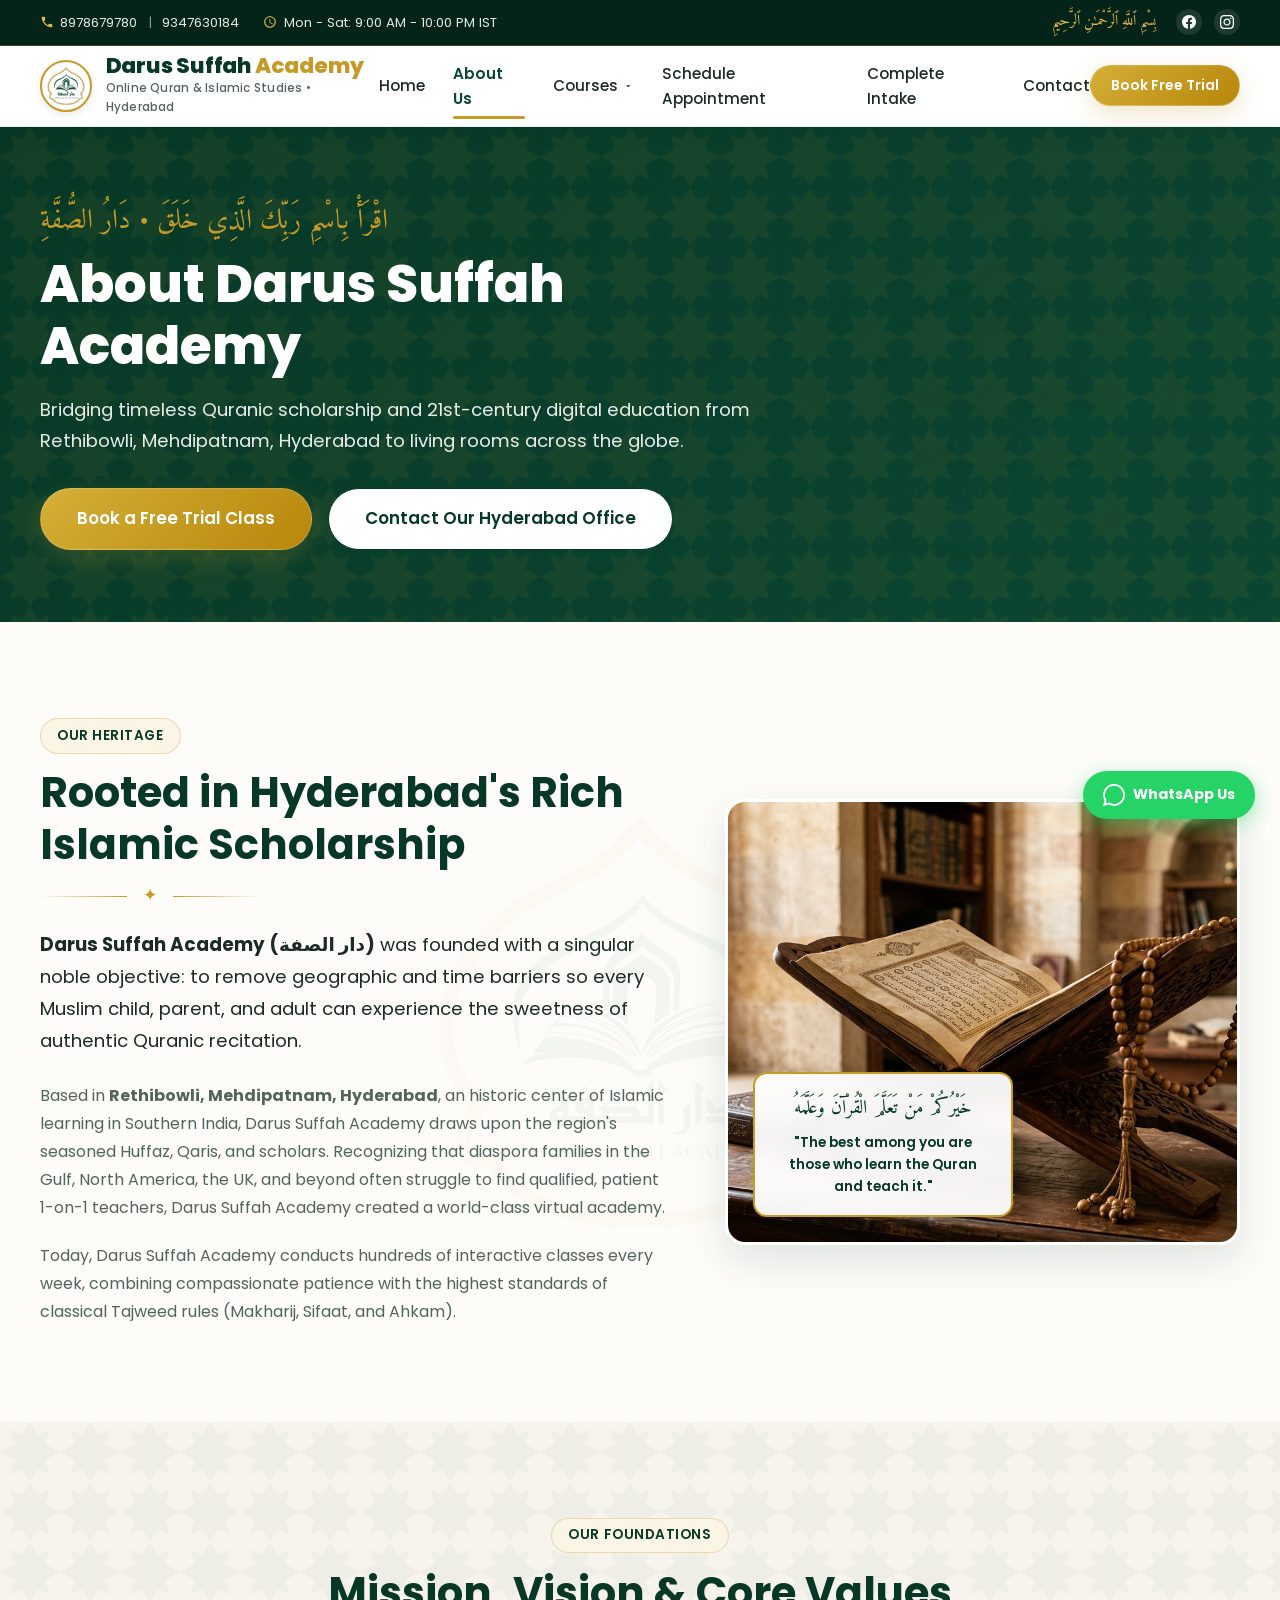
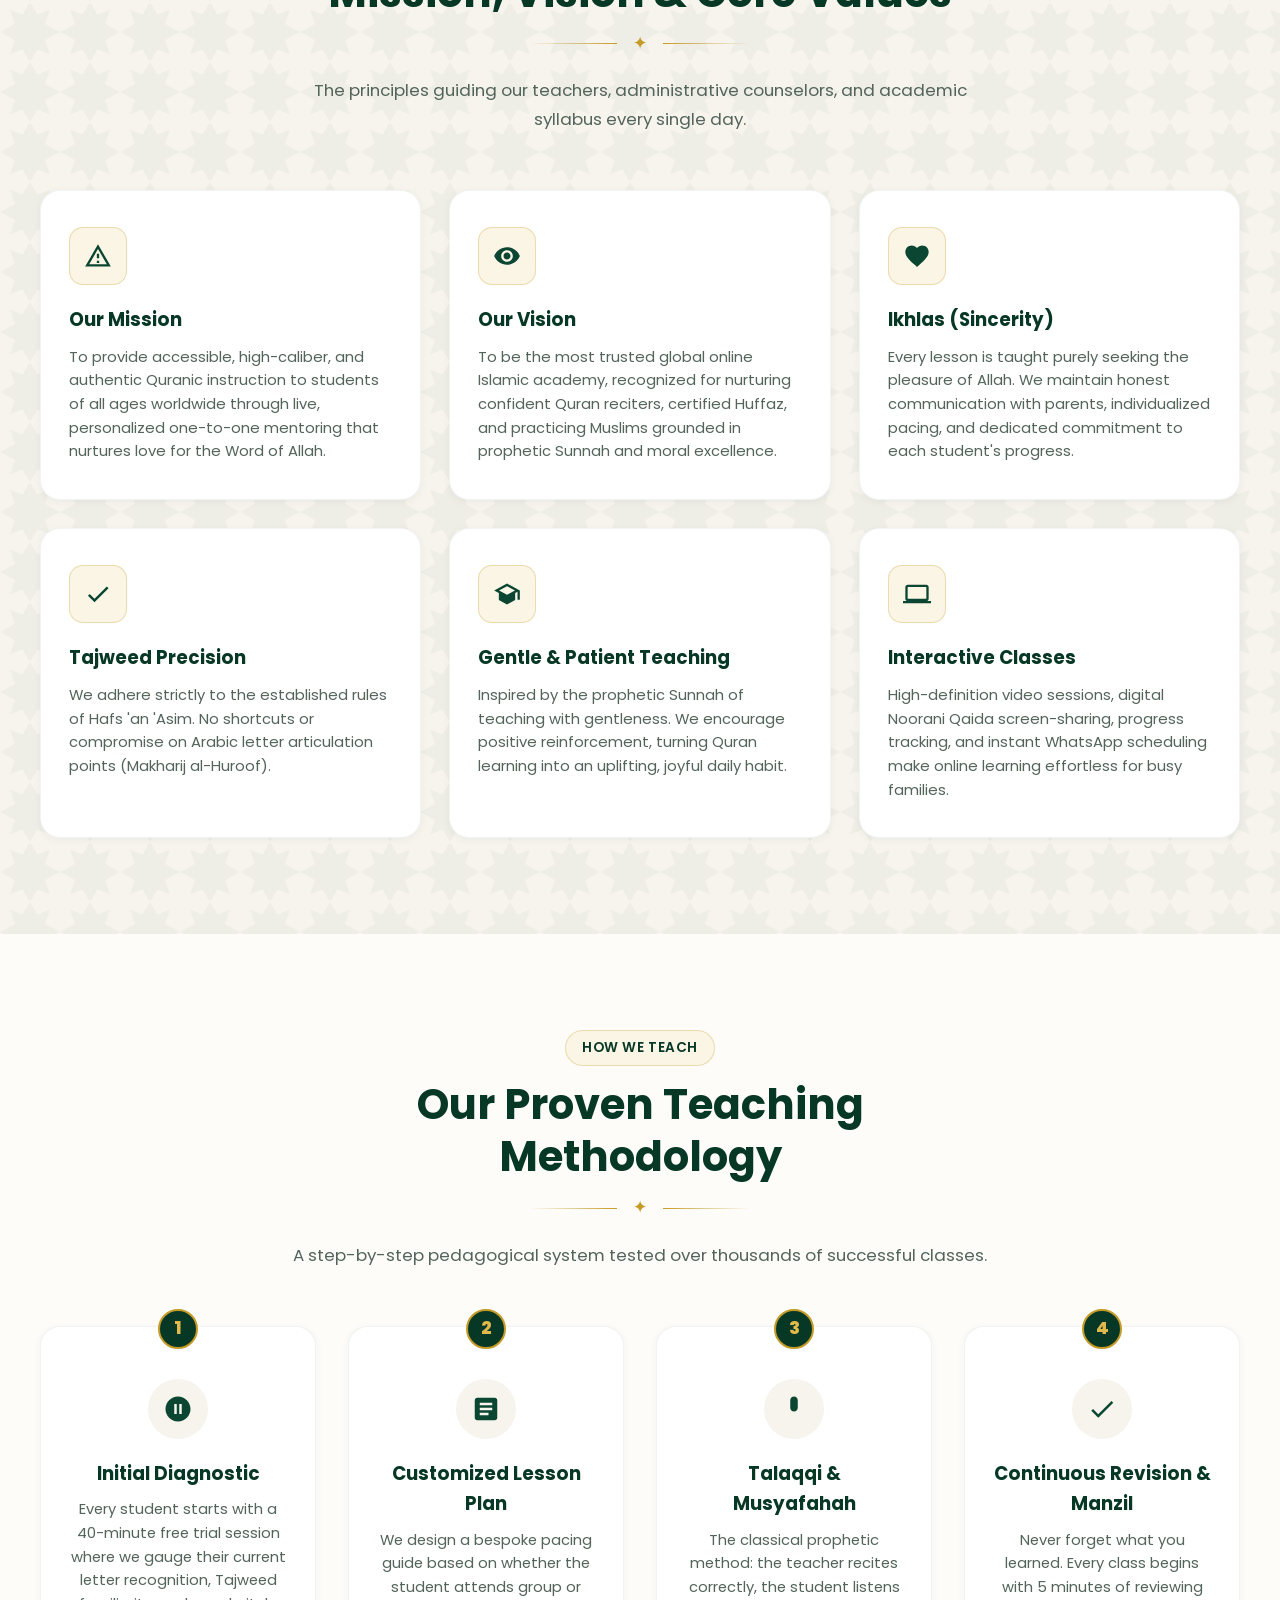
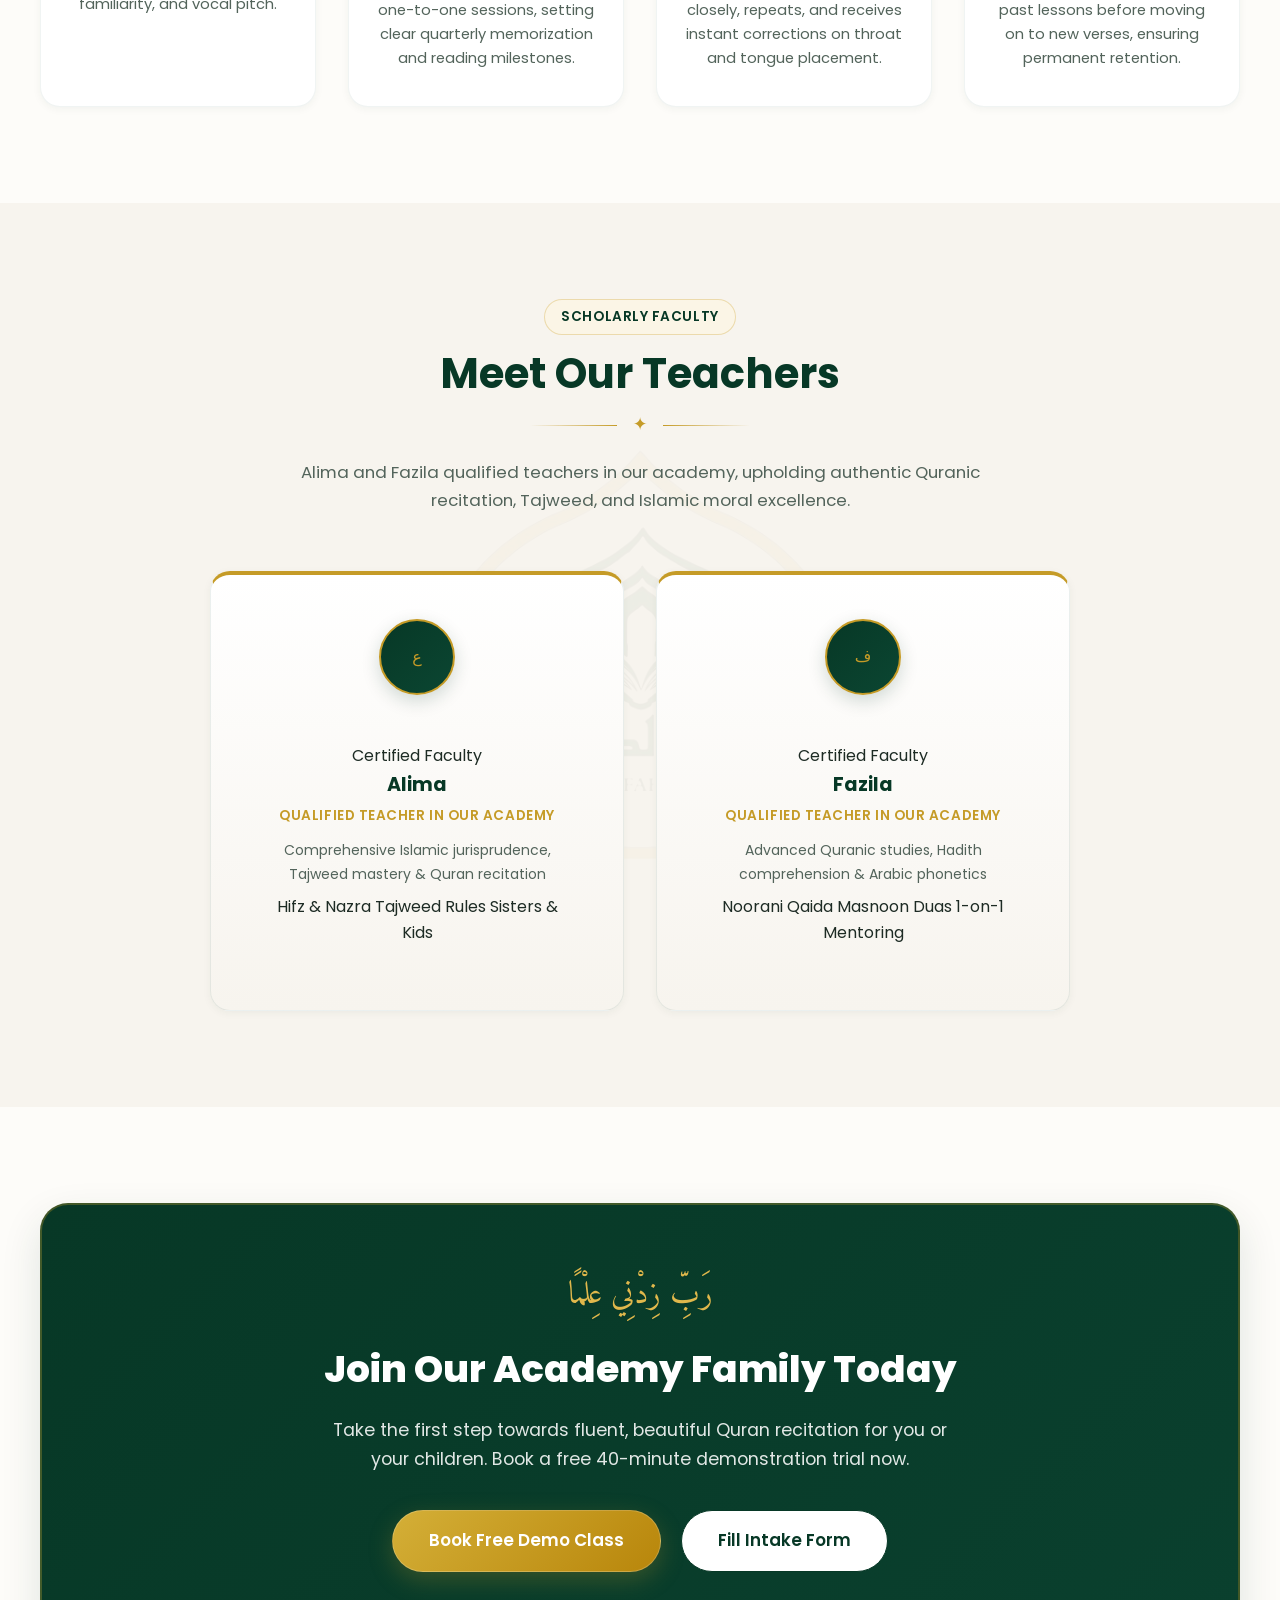
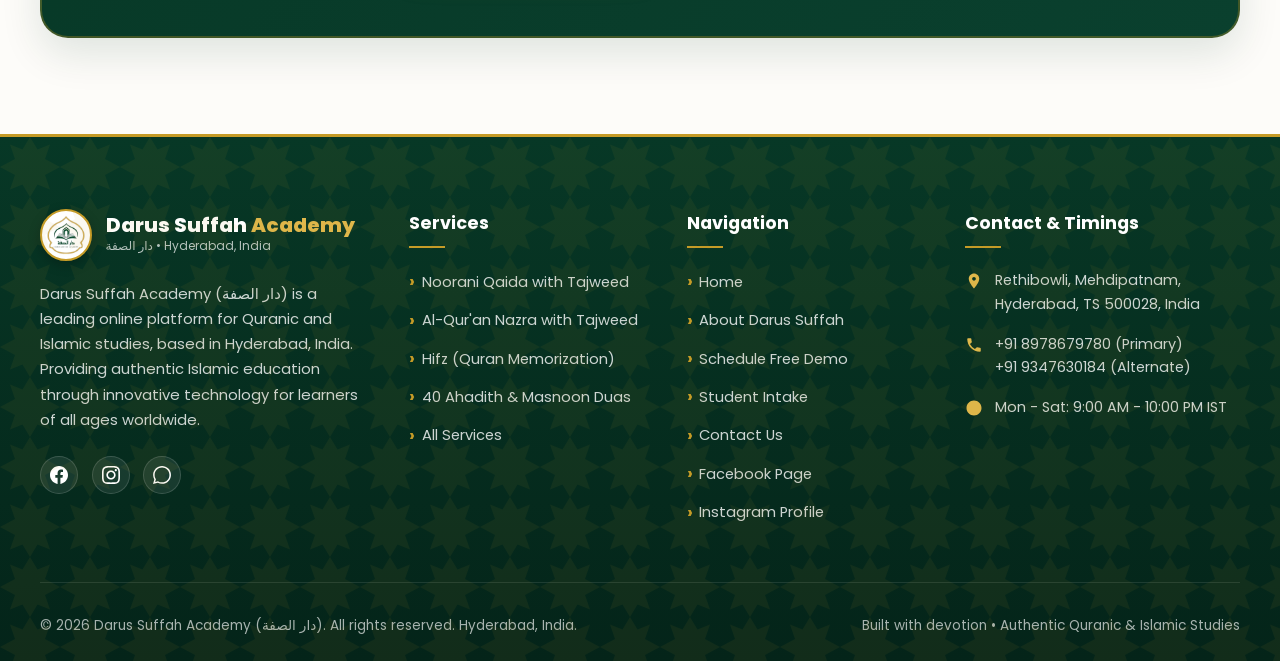
<file: about.html>
<!DOCTYPE html>
<html lang="en">
<head>
  <meta charset="UTF-8">
  <meta name="viewport" content="width=device-width, initial-scale=1.0">
  <meta name="description" content="About Darus Suffah Academy (دار الصفة) in Hyderabad, India. Learn about our mission, vision, values, story, qualified Alima & Fazila faculty, and classical 1-on-1 teaching methodology.">
  <meta name="keywords" content="About Darus Suffah Academy, Quran Academy Hyderabad, Islamic Education Hyderabad, Alima Teacher, Fazila Teacher, Online Quran Tutors">
  <meta name="author" content="Darus Suffah Academy">

  <!-- Open Graph -->
  <meta property="og:type" content="website">
  <meta property="og:url" content="https://darussuffahacademy.com/about.html">
  <meta property="og:title" content="About Us | Darus Suffah Academy (دار الصفة) Hyderabad">
  <meta property="og:description" content="Empowering Muslims worldwide with authentic Quranic recitation, Tajweed, and Sunnah teachings from Hyderabad, India.">
  <meta property="og:image" content="images/hero-bg.jpg">

  <title>About Us | Darus Suffah Academy (دار الصفة) Hyderabad</title>

  <!-- Google Fonts -->
  <link rel="preconnect" href="https://fonts.googleapis.com">
  <link rel="preconnect" href="https://fonts.gstatic.com" crossorigin>
  <link href="https://fonts.googleapis.com/css2?family=Amiri:ital,wght@0,400;0,700;1,400&family=Poppins:wght@300;400;500;600;700;800&family=Scheherazade+New:wght@600;700&display=swap" rel="stylesheet">

  <!-- Main Stylesheet -->
  <link rel="stylesheet" href="css/style.css">
</head>
<body>
  <!-- Accessibility Skip Link -->
  <a href="#main-content" class="skip-link">Skip to main content</a>

  <!-- Top Announcement Bar -->
  <aside class="top-bar" aria-label="Quick Contact & Working Hours">
    <div class="container top-bar-inner">
      <div class="top-bar-info">
        <div class="top-bar-item">
          <svg viewBox="0 0 24 24" aria-hidden="true"><path d="M6.62 10.79a15.053 15.053 0 006.59 6.59l2.2-2.2c.27-.27.67-.36 1.02-.24 1.12.37 2.33.57 3.57.57.55 0 1 .45 1 1V20c0 .55-.45 1-1 1-9.39 0-17-7.61-17-17 0-.55.45-1 1-1h3.5c.55 0 1 .45 1 1 0 1.25.2 2.45.57 3.57.11.35.03.74-.25 1.02l-2.2 2.2z"/></svg>
          <a href="tel:8978679780">8978679780</a>
          <span style="opacity: 0.6; margin: 0 4px;">|</span>
          <a href="tel:9347630184">9347630184</a>
        </div>
        <div class="top-bar-item">
          <svg viewBox="0 0 24 24" aria-hidden="true"><path d="M11.99 2C6.47 2 2 6.48 2 12s4.47 10 9.99 10C17.52 22 22 17.52 22 12S17.52 2 11.99 2zM12 20c-4.42 0-8-3.58-8-8s3.58-8 8-8 8 3.58 8 8-3.58 8-8 8zm.5-13H11v6l5.25 3.15.75-1.23-4.5-2.67z"/></svg>
          <span>Mon - Sat: 9:00 AM - 10:00 PM IST</span>
        </div>
      </div>
      <div class="top-bar-social">
        <span class="arabic-text" dir="rtl" style="font-size: 0.95rem; color: #e0b84c; margin-right: 0.5rem;">بِسْمِ ٱللَّهِ ٱلرَّحْمَـٰنِ ٱلرَّحِيمِ</span>
        <a href="https://www.facebook.com/profile.php?id=61564295095199" target="_blank" rel="noopener noreferrer" aria-label="Visit Darus Suffah on Facebook">
          <svg viewBox="0 0 24 24"><path d="M24 12.073c0-6.627-5.373-12-12-12s-12 5.373-12 12c0 5.99 4.388 10.954 10.125 11.854v-8.385H7.078v-3.47h3.047V9.43c0-3.007 1.792-4.669 4.533-4.669 1.312 0 2.686.235 2.686.235v2.953H15.83c-1.491 0-1.956.925-1.956 1.874v2.25h3.328l-.532 3.47h-2.796v8.385C19.612 23.027 24 18.062 24 12.073z"/></svg>
        </a>
        <a href="https://www.instagram.com/iqra_bismi_academy" target="_blank" rel="noopener noreferrer" aria-label="Visit Darus Suffah on Instagram">
          <svg viewBox="0 0 24 24"><path d="M12 2.163c3.204 0 3.584.012 4.85.07 3.252.148 4.771 1.691 4.919 4.919.058 1.265.069 1.645.069 4.849 0 3.205-.012 3.584-.069 4.849-.149 3.225-1.664 4.771-4.919 4.919-1.266.058-1.644.07-4.85.07-3.204 0-3.584-.012-4.849-.07-3.26-.149-4.771-1.699-4.919-4.92-.058-1.265-.07-1.644-.07-4.849 0-3.204.013-3.583.07-4.849.149-3.227 1.664-4.771 4.919-4.919 1.266-.057 1.645-.069 4.849-.069zm0-2.163c-3.259 0-3.667.014-4.947.072-4.358.2-6.78 2.618-6.98 6.98-.059 1.281-.073 1.689-.073 4.948 0 3.259.014 3.668.072 4.948.2 4.358 2.618 6.78 6.98 6.98 1.281.058 1.689.072 4.948.072 3.259 0 3.668-.014 4.948-.072 4.354-.2 6.782-2.618 6.979-6.98.059-1.28.073-1.689.073-4.948 0-3.259-.014-3.667-.072-4.947-.196-4.354-2.617-6.78-6.979-6.98-1.281-.059-1.69-.073-4.949-.073zm0 5.838c-3.403 0-6.162 2.759-6.162 6.162s2.759 6.163 6.162 6.163 6.162-2.759 6.162-6.163c0-3.403-2.759-6.162-6.162-6.162zm0 10.162c-2.209 0-4-1.79-4-4 0-2.209 1.791-4 4-4s4 1.791 4 4c0 2.21-1.791 4-4 4zm6.406-11.845c-.796 0-1.441.645-1.441 1.44s.645 1.44 1.441 1.44c.795 0 1.439-.645 1.439-1.44s-.644-1.44-1.439-1.44z"/></svg>
        </a>
      </div>
    </div>
  </aside>

  <!-- Sticky Navbar -->
  <header class="site-header" id="navbar">
    <div class="container navbar">
      <a href="index.html" class="brand-logo" aria-label="Darus Suffah Academy Home">
        <img src="images/logo.jpeg" alt="Darus Suffah Academy Logo" class="brand-logo-img">
        <div class="brand-text">
          <span class="brand-name">Darus Suffah <span>Academy</span></span>
          <span class="brand-tag">Online Quran &amp; Islamic Studies • Hyderabad</span>
        </div>
      </a>

      <nav class="nav-menu" aria-label="Main Navigation">
        <a href="index.html" class="nav-link">Home</a>
        <a href="about.html" class="nav-link active">About Us</a>
        <div class="nav-item-dropdown">
          <a href="index.html#services" class="nav-link dropdown-toggle" aria-haspopup="true" aria-expanded="false">
            Courses
            <svg viewBox="0 0 24 24"><path d="M7 10l5 5 5-5z"/></svg>
          </a>
          <div class="dropdown-menu">
            <a href="noorani-qaida.html" class="dropdown-item">Noorani Qaida with Tajweed</a>
            <a href="nazra-quran.html" class="dropdown-item">Al-Qur'an Nazra with Tajweed</a>
            <a href="hifz.html" class="dropdown-item">Hifz (Quran Memorization)</a>
            <a href="40-ahadith-duas.html" class="dropdown-item">40 Ahadith &amp; Masnoon Duas</a>
          </div>
        </div>
        <a href="scheduling.html" class="nav-link">Schedule Appointment</a>
        <a href="intake-form.html" class="nav-link">Complete Intake</a>
        <a href="contact.html" class="nav-link">Contact</a>
      </nav>

      <div class="nav-actions">
        <a href="scheduling.html" class="btn btn-gold btn-sm">Book Free Trial</a>
        <button class="hamburger" aria-label="Toggle navigation menu" aria-expanded="false">
          <span></span>
          <span></span>
          <span></span>
        </button>
      </div>
    </div>
  </header>

  <!-- Mobile Drawer Menu -->
  <div class="mobile-nav-overlay"></div>
  <aside class="mobile-nav" aria-label="Mobile Navigation Drawer">
    <div>
      <div class="brand-logo" style="margin-bottom: 2rem;">
        <img src="images/logo.jpeg" alt="Darus Suffah Academy Logo" class="brand-logo-img">
        <div class="brand-text">
          <span class="brand-name">Darus Suffah <span>Academy</span></span>
          <span class="brand-tag">Online Quran Academy • Hyderabad</span>
        </div>
      </div>
      <div class="mobile-menu-links">
        <a href="index.html" class="mobile-menu-link">Home</a>
        <a href="about.html" class="mobile-menu-link active">About Darus Suffah</a>
        <div style="padding: 0.5rem 0;">
          <span style="font-size: 0.8rem; text-transform: uppercase; color: #c59b27; font-weight: 700; letter-spacing: 0.05em; padding-left: 0.5rem;">Our Courses</span>
          <div class="mobile-submenu">
            <a href="noorani-qaida.html" class="mobile-submenu-link">• Noorani Qaida with Tajweed</a>
            <a href="nazra-quran.html" class="mobile-submenu-link">• Al-Qur'an Nazra with Tajweed</a>
            <a href="hifz.html" class="mobile-submenu-link">• Hifz (Memorization)</a>
            <a href="40-ahadith-duas.html" class="mobile-submenu-link">• 40 Ahadith &amp; Masnoon Duas</a>
          </div>
        </div>
        <a href="scheduling.html" class="mobile-menu-link">Schedule Appointment</a>
        <a href="intake-form.html" class="mobile-menu-link">Complete Intake</a>
        <a href="contact.html" class="mobile-menu-link">Contact Us</a>
      </div>
    </div>
    <div class="mobile-nav-footer">
      <a href="scheduling.html" class="btn btn-primary btn-block" style="margin-bottom: 0.75rem;">Book a Free Trial</a>
      <p style="font-size: 0.85rem; color: #53645b; text-align: center;">
        Call: <a href="tel:8978679780" style="font-weight: 600; color: #073826;">8978679780</a> / <a href="tel:9347630184" style="font-weight: 600; color: #073826;">9347630184</a>
      </p>
    </div>
  </aside>

  <!-- Main Content -->
  <main id="main-content">
    
    <!-- Hero Banner with Logo Watermark -->
    <section class="course-hero has-logo-watermark-hero" aria-label="About Us Hero">
      <div class="pattern-overlay-gold"></div>
      <div class="container">
        <div class="course-hero-content reveal">
          <span class="arabic-tagline">اقْرَأْ بِاسْمِ رَبِّكَ الَّذِي خَلَقَ • دَارُ الصُّفَّةِ</span>
          <h1 class="course-hero-title">About Darus Suffah Academy</h1>
          <p class="course-hero-desc">
            Bridging timeless Quranic scholarship and 21st-century digital education from Rethibowli, Mehdipatnam, Hyderabad to living rooms across the globe.
          </p>
          <div style="display: flex; gap: 1rem; flex-wrap: wrap;">
            <a href="scheduling.html" class="btn btn-gold btn-lg">Book a Free Trial Class</a>
            <a href="contact.html" class="btn btn-secondary btn-lg">Contact Our Hyderabad Office</a>
          </div>
        </div>
      </div>
    </section>

    <!-- Our Story Section -->
    <section class="section has-logo-watermark" aria-label="Our Story">
      <div class="container">
        <div class="about-grid">
          <div class="reveal">
            <div class="section-badge">Our Heritage</div>
            <h2 class="section-title">Rooted in Hyderabad's Rich Islamic Scholarship</h2>
            <div class="islamic-divider" style="margin-left: 0;">
              <span class="divider-icon">✦</span>
            </div>
            <p class="about-text-lead">
              <strong>Darus Suffah Academy (دار الصفة)</strong> was founded with a singular noble objective: to remove geographic and time barriers so every Muslim child, parent, and adult can experience the sweetness of authentic Quranic recitation.
            </p>
            <p style="color: var(--text-muted); margin-bottom: 1.25rem; line-height: 1.75;">
              Based in <strong>Rethibowli, Mehdipatnam, Hyderabad</strong>, an historic center of Islamic learning in Southern India, Darus Suffah Academy draws upon the region's seasoned Huffaz, Qaris, and scholars. Recognizing that diaspora families in the Gulf, North America, the UK, and beyond often struggle to find qualified, patient 1-on-1 teachers, Darus Suffah Academy created a world-class virtual academy.
            </p>
            <p style="color: var(--text-muted); line-height: 1.75;">
              Today, Darus Suffah Academy conducts hundreds of interactive classes every week, combining compassionate patience with the highest standards of classical Tajweed rules (Makharij, Sifaat, and Ahkam).
            </p>
          </div>

          <div class="reveal delay-1">
            <div class="about-image-card">
              <img src="images/duas-hadith.jpg" alt="Islamic scholarship manuscript and holy book on rehal">
              <div class="about-floating-badge">
                <div class="arabic-text" style="font-size: 1.2rem; text-align: center; color: #073826;">خَيْرُكُمْ مَنْ تَعَلَّمَ الْقُرْآنَ وَعَلَّمَهُ</div>
                <p style="text-align: center; margin-top: 0.3rem;">"The best among you are those who learn the Quran and teach it."</p>
              </div>
            </div>
          </div>
        </div>
      </div>
    </section>

    <!-- Mission, Vision & Core Values -->
    <section class="section section-bg-alt" aria-label="Mission, Vision and Core Values">
      <div class="pattern-overlay"></div>
      <div class="container">
        <div class="section-header reveal">
          <div class="section-badge">Our Foundations</div>
          <h2 class="section-title">Mission, Vision &amp; Core Values</h2>
          <div class="islamic-divider">
            <span class="divider-icon">✦</span>
          </div>
          <p class="section-desc">
            The principles guiding our teachers, administrative counselors, and academic syllabus every single day.
          </p>
        </div>

        <div class="benefits-grid">
          <!-- Mission -->
          <div class="benefit-card reveal">
            <div class="benefit-icon">
              <svg viewBox="0 0 24 24"><path d="M12 2L1 21h22L12 2zm0 3.99L19.53 19H4.47L12 5.99zM11 16h2v2h-2zm0-6h2v4h-2z"/></svg>
            </div>
            <h3 class="benefit-title">Our Mission</h3>
            <p class="benefit-desc">
              To provide accessible, high-caliber, and authentic Quranic instruction to students of all ages worldwide through live, personalized one-to-one mentoring that nurtures love for the Word of Allah.
            </p>
          </div>

          <!-- Vision -->
          <div class="benefit-card reveal delay-1">
            <div class="benefit-icon">
              <svg viewBox="0 0 24 24"><path d="M12 4.5C7 4.5 2.73 7.61 1 12c1.73 4.39 6 7.5 11 7.5s9.27-3.11 11-7.5c-1.73-4.39-6-7.5-11-7.5zM12 17c-2.76 0-5-2.24-5-5s2.24-5 5-5 5 2.24 5 5-2.24 5-5 5zm0-8c-1.66 0-3 1.34-3 3s1.34 3 3 3 3-1.34 3-3-1.34-3-3-3z"/></svg>
            </div>
            <h3 class="benefit-title">Our Vision</h3>
            <p class="benefit-desc">
              To be the most trusted global online Islamic academy, recognized for nurturing confident Quran reciters, certified Huffaz, and practicing Muslims grounded in prophetic Sunnah and moral excellence.
            </p>
          </div>

          <!-- Values: Ikhlas & Authenticity -->
          <div class="benefit-card reveal delay-2">
            <div class="benefit-icon">
              <svg viewBox="0 0 24 24"><path d="M12 21.35l-1.45-1.32C5.4 15.36 2 12.28 2 8.5 2 5.42 4.42 3 7.5 3c1.74 0 3.41.81 4.5 2.09C13.09 3.81 14.76 3 16.5 3 19.58 3 22 5.42 22 8.5c0 3.78-3.4 6.86-8.55 11.54L12 21.35z"/></svg>
            </div>
            <h3 class="benefit-title">Ikhlas (Sincerity)</h3>
            <p class="benefit-desc">
              Every lesson is taught purely seeking the pleasure of Allah. We maintain honest communication with parents, individualized pacing, and dedicated commitment to each student's progress.
            </p>
          </div>

          <!-- Values: Tajweed Precision -->
          <div class="benefit-card reveal">
            <div class="benefit-icon">
              <svg viewBox="0 0 24 24"><path d="M9 16.17L4.83 12l-1.42 1.41L9 19 21 7l-1.41-1.41z"/></svg>
            </div>
            <h3 class="benefit-title">Tajweed Precision</h3>
            <p class="benefit-desc">
              We adhere strictly to the established rules of Hafs 'an 'Asim. No shortcuts or compromise on Arabic letter articulation points (Makharij al-Huroof).
            </p>
          </div>

          <!-- Values: Compassionate Pedagogy -->
          <div class="benefit-card reveal delay-1">
            <div class="benefit-icon">
              <svg viewBox="0 0 24 24"><path d="M12 3L1 9l4 2.18v6L12 21l7-3.82v-6l2-1.09V17h2V9L12 3zm6.82 6L12 12.72 5.18 9 12 5.28 18.82 9z"/></svg>
            </div>
            <h3 class="benefit-title">Gentle &amp; Patient Teaching</h3>
            <p class="benefit-desc">
              Inspired by the prophetic Sunnah of teaching with gentleness. We encourage positive reinforcement, turning Quran learning into an uplifting, joyful daily habit.
            </p>
          </div>

          <!-- Values: Modern Delivery -->
          <div class="benefit-card reveal delay-2">
            <div class="benefit-icon">
              <svg viewBox="0 0 24 24"><path d="M20 18c1.1 0 1.99-.9 1.99-2L22 6c0-1.1-.9-2-2-2H4c-1.1 0-2 .9-2 2v10c0 1.1.9 2 2 2H0v2h24v-2h-4zM4 6h16v10H4V6z"/></svg>
            </div>
            <h3 class="benefit-title">Interactive Classes</h3>
            <p class="benefit-desc">
              High-definition video sessions, digital Noorani Qaida screen-sharing, progress tracking, and instant WhatsApp scheduling make online learning effortless for busy families.
            </p>
          </div>
        </div>
      </div>
    </section>

    <!-- Teaching Methodology -->
    <section class="section" aria-label="Our Teaching Methodology">
      <div class="container">
        <div class="section-header reveal">
          <div class="section-badge">How We Teach</div>
          <h2 class="section-title">Our Proven Teaching Methodology</h2>
          <div class="islamic-divider">
            <span class="divider-icon">✦</span>
          </div>
          <p class="section-desc">
            A step-by-step pedagogical system tested over thousands of successful classes.
          </p>
        </div>

        <div class="steps-grid">
          <div class="step-card reveal">
            <div class="step-number">1</div>
            <div class="step-icon">
              <svg viewBox="0 0 24 24"><path d="M12 2C6.48 2 2 6.48 2 12s4.48 10 10 10 10-4.48 10-10S17.52 2 12 2zm-1 14H9V8h2v8zm4 0h-2V8h2v8z"/></svg>
            </div>
            <h3 class="step-title">Initial Diagnostic</h3>
            <p class="step-desc">
              Every student starts with a 40-minute free trial session where we gauge their current letter recognition, Tajweed familiarity, and vocal pitch.
            </p>
          </div>

          <div class="step-card reveal delay-1">
            <div class="step-number">2</div>
            <div class="step-icon">
              <svg viewBox="0 0 24 24"><path d="M19 3H5c-1.1 0-2 .9-2 2v14c0 1.1.9 2 2 2h14c1.1 0 2-.9 2-2V5c0-1.1-.9-2-2-2zm-5 14H7v-2h7v2zm3-4H7v-2h10v2zm0-4H7V7h10v2z"/></svg>
            </div>
            <h3 class="step-title">Customized Lesson Plan</h3>
            <p class="step-desc">
              We design a bespoke pacing guide based on whether the student attends group or one-to-one sessions, setting clear quarterly memorization and reading milestones.
            </p>
          </div>

          <div class="step-card reveal delay-2">
            <div class="step-number">3</div>
            <div class="step-icon">
              <svg viewBox="0 0 24 24"><path d="M12 14c1.66 0 3-1.34 3-3V5c0-1.66-1.34-3-3-3S9 3.34 9 5v6c0 1.66 1.34 3 3 3z"/></svg>
            </div>
            <h3 class="step-title">Talaqqi &amp; Musyafahah</h3>
            <p class="step-desc">
              The classical prophetic method: the teacher recites correctly, the student listens closely, repeats, and receives instant corrections on throat and tongue placement.
            </p>
          </div>

          <div class="step-card reveal delay-3">
            <div class="step-number">4</div>
            <div class="step-icon">
              <svg viewBox="0 0 24 24"><path d="M9 16.17L4.83 12l-1.42 1.41L9 19 21 7l-1.41-1.41z"/></svg>
            </div>
            <h3 class="step-title">Continuous Revision &amp; Manzil</h3>
            <p class="step-desc">
              Never forget what you learned. Every class begins with 5 minutes of reviewing past lessons before moving on to new verses, ensuring permanent retention.
            </p>
          </div>
        </div>
      </div>
    </section>

    <!-- Faculty & Mentors (Clean 2-card layout with NO images as requested) -->
    <section class="section section-bg-alt has-logo-watermark" aria-label="Faculty and Leadership">
      <div class="container">
        <div class="section-header reveal text-center">
          <div class="section-badge">Scholarly Faculty</div>
          <h2 class="section-title">Meet Our Teachers</h2>
          <div class="islamic-divider">
            <span class="divider-icon">✦</span>
          </div>
          <p class="section-desc">
            Alima and Fazila qualified teachers in our academy, upholding authentic Quranic recitation, Tajweed, and Islamic moral excellence.
          </p>
        </div>

        <div class="teachers-grid reveal delay-1">
          <!-- Teacher Card 1: Alima -->
          <article class="teacher-card teacher-card-no-img">
            <div class="teacher-card-top-accent"></div>
            <div class="teacher-badge-icon">
              <span class="arabic-letter">ع</span>
            </div>
            <div class="teacher-content">
              <span class="teacher-certified-tag">Certified Faculty</span>
              <h3 class="teacher-name">Alima</h3>
              <div class="teacher-role">Qualified Teacher in our Academy</div>
              <p class="teacher-qual">Comprehensive Islamic jurisprudence, Tajweed mastery &amp; Quran recitation</p>
              <div class="teacher-meta-chips">
                <span class="teacher-chip">Hifz &amp; Nazra</span>
                <span class="teacher-chip">Tajweed Rules</span>
                <span class="teacher-chip">Sisters &amp; Kids</span>
              </div>
            </div>
          </article>

          <!-- Teacher Card 2: Fazila -->
          <article class="teacher-card teacher-card-no-img">
            <div class="teacher-card-top-accent"></div>
            <div class="teacher-badge-icon">
              <span class="arabic-letter">ف</span>
            </div>
            <div class="teacher-content">
              <span class="teacher-certified-tag">Certified Faculty</span>
              <h3 class="teacher-name">Fazila</h3>
              <div class="teacher-role">Qualified Teacher in our Academy</div>
              <p class="teacher-qual">Advanced Quranic studies, Hadith comprehension &amp; Arabic phonetics</p>
              <div class="teacher-meta-chips">
                <span class="teacher-chip">Noorani Qaida</span>
                <span class="teacher-chip">Masnoon Duas</span>
                <span class="teacher-chip">1-on-1 Mentoring</span>
              </div>
            </div>
          </article>
        </div>
      </div>
    </section>

    <!-- Call to action -->
    <section class="section" aria-label="Book Demo CTA">
      <div class="container">
        <div class="cta-banner reveal">
          <span class="arabic-tagline">رَبِّ زِدْنِي عِلْمًا</span>
          <h2 class="cta-title">Join Our Academy Family Today</h2>
          <p class="cta-desc">
            Take the first step towards fluent, beautiful Quran recitation for you or your children. Book a free 40-minute demonstration trial now.
          </p>
          <div class="cta-btn-group">
            <a href="scheduling.html" class="btn btn-gold btn-lg">Book Free Demo Class</a>
            <a href="intake-form.html" class="btn btn-secondary btn-lg">Fill Intake Form</a>
          </div>
        </div>
      </div>
    </section>

  </main>

  <!-- Global Footer -->
  <footer class="site-footer">
    <div class="pattern-overlay-gold"></div>
    <div class="container">
      <div class="footer-grid">
        <!-- Col 1: About & Logo -->
        <div class="footer-col-about">
          <div class="footer-logo">
            <img src="images/logo.jpeg" alt="Darus Suffah Academy Logo" class="footer-logo-img">
            <div class="footer-logo-text">
              <h3>Darus Suffah <span>Academy</span></h3>
              <p>دار الصفة • Hyderabad, India</p>
            </div>
          </div>
          <p class="footer-desc">
            Darus Suffah Academy (دار الصفة) is a leading online platform for Quranic and Islamic studies, based in Hyderabad, India. Providing authentic Islamic education through innovative technology for learners of all ages worldwide.
          </p>
          <div class="footer-social">
            <a href="https://www.facebook.com/profile.php?id=61564295095199" target="_blank" rel="noopener noreferrer" class="footer-social-btn" aria-label="Darus Suffah Academy on Facebook">
              <svg viewBox="0 0 24 24"><path d="M24 12.073c0-6.627-5.373-12-12-12s-12 5.373-12 12c0 5.99 4.388 10.954 10.125 11.854v-8.385H7.078v-3.47h3.047V9.43c0-3.007 1.792-4.669 4.533-4.669 1.312 0 2.686.235 2.686.235v2.953H15.83c-1.491 0-1.956.925-1.956 1.874v2.25h3.328l-.532 3.47h-2.796v8.385C19.612 23.027 24 18.062 24 12.073z"/></svg>
            </a>
            <a href="https://www.instagram.com/iqra_bismi_academy" target="_blank" rel="noopener noreferrer" class="footer-social-btn" aria-label="Darus Suffah Academy on Instagram">
              <svg viewBox="0 0 24 24"><path d="M12 2.163c3.204 0 3.584.012 4.85.07 3.252.148 4.771 1.691 4.919 4.919.058 1.265.069 1.645.069 4.849 0 3.205-.012 3.584-.069 4.849-.149 3.225-1.664 4.771-4.919 4.919-1.266.058-1.644.07-4.85.07-3.204 0-3.584-.012-4.849-.07-3.26-.149-4.771-1.699-4.919-4.92-.058-1.265-.07-1.644-.07-4.849 0-3.204.013-3.583.07-4.849.149-3.227 1.664-4.771 4.919-4.919 1.266-.057 1.645-.069 4.849-.069zm0-2.163c-3.259 0-3.667.014-4.947.072-4.358.2-6.78 2.618-6.98 6.98-.059 1.281-.073 1.689-.073 4.948 0 3.259.014 3.668.072 4.948.2 4.358 2.618 6.78 6.98 6.98 1.281.058 1.689.072 4.948.072 3.259 0 3.668-.014 4.948-.072 4.354-.2 6.782-2.618 6.979-6.98.059-1.28.073-1.689.073-4.948 0-3.259-.014-3.667-.072-4.947-.196-4.354-2.617-6.78-6.979-6.98-1.281-.059-1.69-.073-4.949-.073zm0 5.838c-3.403 0-6.162 2.759-6.162 6.162s2.759 6.163 6.162 6.163 6.162-2.759 6.162-6.163c0-3.403-2.759-6.162-6.162-6.162zm0 10.162c-2.209 0-4-1.79-4-4 0-2.209 1.791-4 4-4s4 1.791 4 4c0 2.21-1.791 4-4 4zm6.406-11.845c-.796 0-1.441.645-1.441 1.44s.645 1.44 1.441 1.44c.795 0 1.439-.645 1.439-1.44s-.644-1.44-1.439-1.44z"/></svg>
            </a>
            <a href="https://wa.me/918978679780" target="_blank" rel="noopener noreferrer" class="footer-social-btn" aria-label="Darus Suffah Academy on WhatsApp">
              <svg viewBox="0 0 24 24"><path d="M.057 24l1.687-6.163c-1.041-1.804-1.588-3.849-1.587-5.946.003-6.556 5.338-11.891 11.893-11.891 3.181.001 6.167 1.24 8.413 3.488 2.245 2.248 3.481 5.236 3.48 8.414-.003 6.557-5.338 11.892-11.893 11.892-1.99-.001-3.951-.5-5.688-1.448l-6.305 1.654zm6.597-3.807c1.676.995 3.276 1.591 5.392 1.592 5.448 0 9.886-4.434 9.889-9.885.002-5.462-4.415-9.89-9.881-9.892-5.452 0-9.887 4.434-9.889 9.884-.001 2.225.651 3.891 1.746 5.634l-.999 3.648 3.742-.981z"/></svg>
            </a>
          </div>
        </div>

        <!-- Col 2: Services / Courses -->
        <div class="footer-col">
          <h4>Services</h4>
          <ul class="footer-links">
            <li class="footer-link-item"><a href="noorani-qaida.html">Noorani Qaida with Tajweed</a></li>
            <li class="footer-link-item"><a href="nazra-quran.html">Al-Qur'an Nazra with Tajweed</a></li>
            <li class="footer-link-item"><a href="hifz.html">Hifz (Quran Memorization)</a></li>
            <li class="footer-link-item"><a href="40-ahadith-duas.html">40 Ahadith &amp; Masnoon Duas</a></li>
            <li class="footer-link-item"><a href="index.html#services">All Services</a></li>
          </ul>
        </div>

        <!-- Col 3: Quick Links -->
        <div class="footer-col">
          <h4>Navigation</h4>
          <ul class="footer-links">
            <li class="footer-link-item"><a href="index.html">Home</a></li>
            <li class="footer-link-item"><a href="about.html">About Darus Suffah</a></li>
            <li class="footer-link-item"><a href="scheduling.html">Schedule Free Demo</a></li>
            <li class="footer-link-item"><a href="intake-form.html">Student Intake</a></li>
            <li class="footer-link-item"><a href="contact.html">Contact Us</a></li>
            <li class="footer-link-item"><a href="https://www.facebook.com/profile.php?id=61564295095199" target="_blank" rel="noopener noreferrer">Facebook Page</a></li>
            <li class="footer-link-item"><a href="https://www.instagram.com/iqra_bismi_academy" target="_blank" rel="noopener noreferrer">Instagram Profile</a></li>
          </ul>
        </div>

        <!-- Col 4: Contact Details -->
        <div class="footer-col">
          <h4>Contact &amp; Timings</h4>
          <div class="footer-contact-list">
            <div class="footer-contact-item">
              <svg viewBox="0 0 24 24"><path d="M12 2C8.13 2 5 5.13 5 9c0 5.25 7 13 7 13s7-7.75 7-13c0-3.87-3.13-7-7-7zm0 9.5c-1.38 0-2.5-1.12-2.5-2.5s1.12-2.5 2.5-2.5 2.5 1.12 2.5 2.5-1.12 2.5-2.5 2.5z"/></svg>
              <span>Rethibowli, Mehdipatnam, Hyderabad, TS 500028, India</span>
            </div>
            <div class="footer-contact-item">
              <svg viewBox="0 0 24 24"><path d="M6.62 10.79a15.053 15.053 0 006.59 6.59l2.2-2.2c.27-.27.67-.36 1.02-.24 1.12.37 2.33.57 3.57.57.55 0 1 .45 1 1V20c0 .55-.45 1-1 1-9.39 0-17-7.61-17-17 0-.55.45-1 1-1h3.5c.55 0 1 .45 1 1 0 1.25.2 2.45.57 3.57.11.35.03.74-.25 1.02l-2.2 2.2z"/></svg>
              <div>
                <a href="tel:8978679780">+91 8978679780</a> (Primary)<br>
                <a href="tel:9347630184">+91 9347630184</a> (Alternate)
              </div>
            </div>
            <div class="footer-contact-item">
              <svg viewBox="0 0 24 24"><path d="M11.99 2C6.47 2 2 6.48 2 12s4.47 10 9.99 10C17.52 22 22 17.52 22 12S17.52 2 11.99 2zm.5-13H11v6l5.25 3.15.75-1.23-4.5-2.67z"/></svg>
              <span>Mon - Sat: 9:00 AM - 10:00 PM IST</span>
            </div>
          </div>
        </div>
      </div>

      <div class="footer-bottom">
        <p>&copy; 2026 Darus Suffah Academy (دار الصفة). All rights reserved. Hyderabad, India.</p>
        <p>Built with devotion • Authentic Quranic &amp; Islamic Studies</p>
      </div>
    </div>
  </footer>

  <!-- Floating Actions -->
  <aside class="floating-actions" aria-label="Floating Shortcuts">
    <a href="https://wa.me/918978679780" target="_blank" rel="noopener noreferrer" class="btn-whatsapp-float" aria-label="Chat on WhatsApp">
      <svg viewBox="0 0 24 24" aria-hidden="true"><path d="M.057 24l1.687-6.163c-1.041-1.804-1.588-3.849-1.587-5.946.003-6.556 5.338-11.891 11.893-11.891 3.181.001 6.167 1.24 8.413 3.488 2.245 2.248 3.481 5.236 3.48 8.414-.003 6.557-5.338 11.892-11.893 11.892-1.99-.001-3.951-.5-5.688-1.448l-6.305 1.654zm6.597-3.807c1.676.995 3.276 1.591 5.392 1.592 5.448 0 9.886-4.434 9.889-9.885.002-5.462-4.415-9.89-9.881-9.892-5.452 0-9.887 4.434-9.889 9.884-.001 2.225.651 3.891 1.746 5.634l-.999 3.648 3.742-.981z"/></svg>
      <span>WhatsApp Us</span>
    </a>
    <button class="btn-back-to-top" aria-label="Back to top">
      <svg viewBox="0 0 24 24" aria-hidden="true"><path d="M7.41 15.41L12 10.83l4.59 4.58L18 14l-6-6-6 6z"/></svg>
    </button>
  </aside>

  <!-- Main JavaScript -->
  <script src="js/main.js"></script>
</body>
</html>
</file>
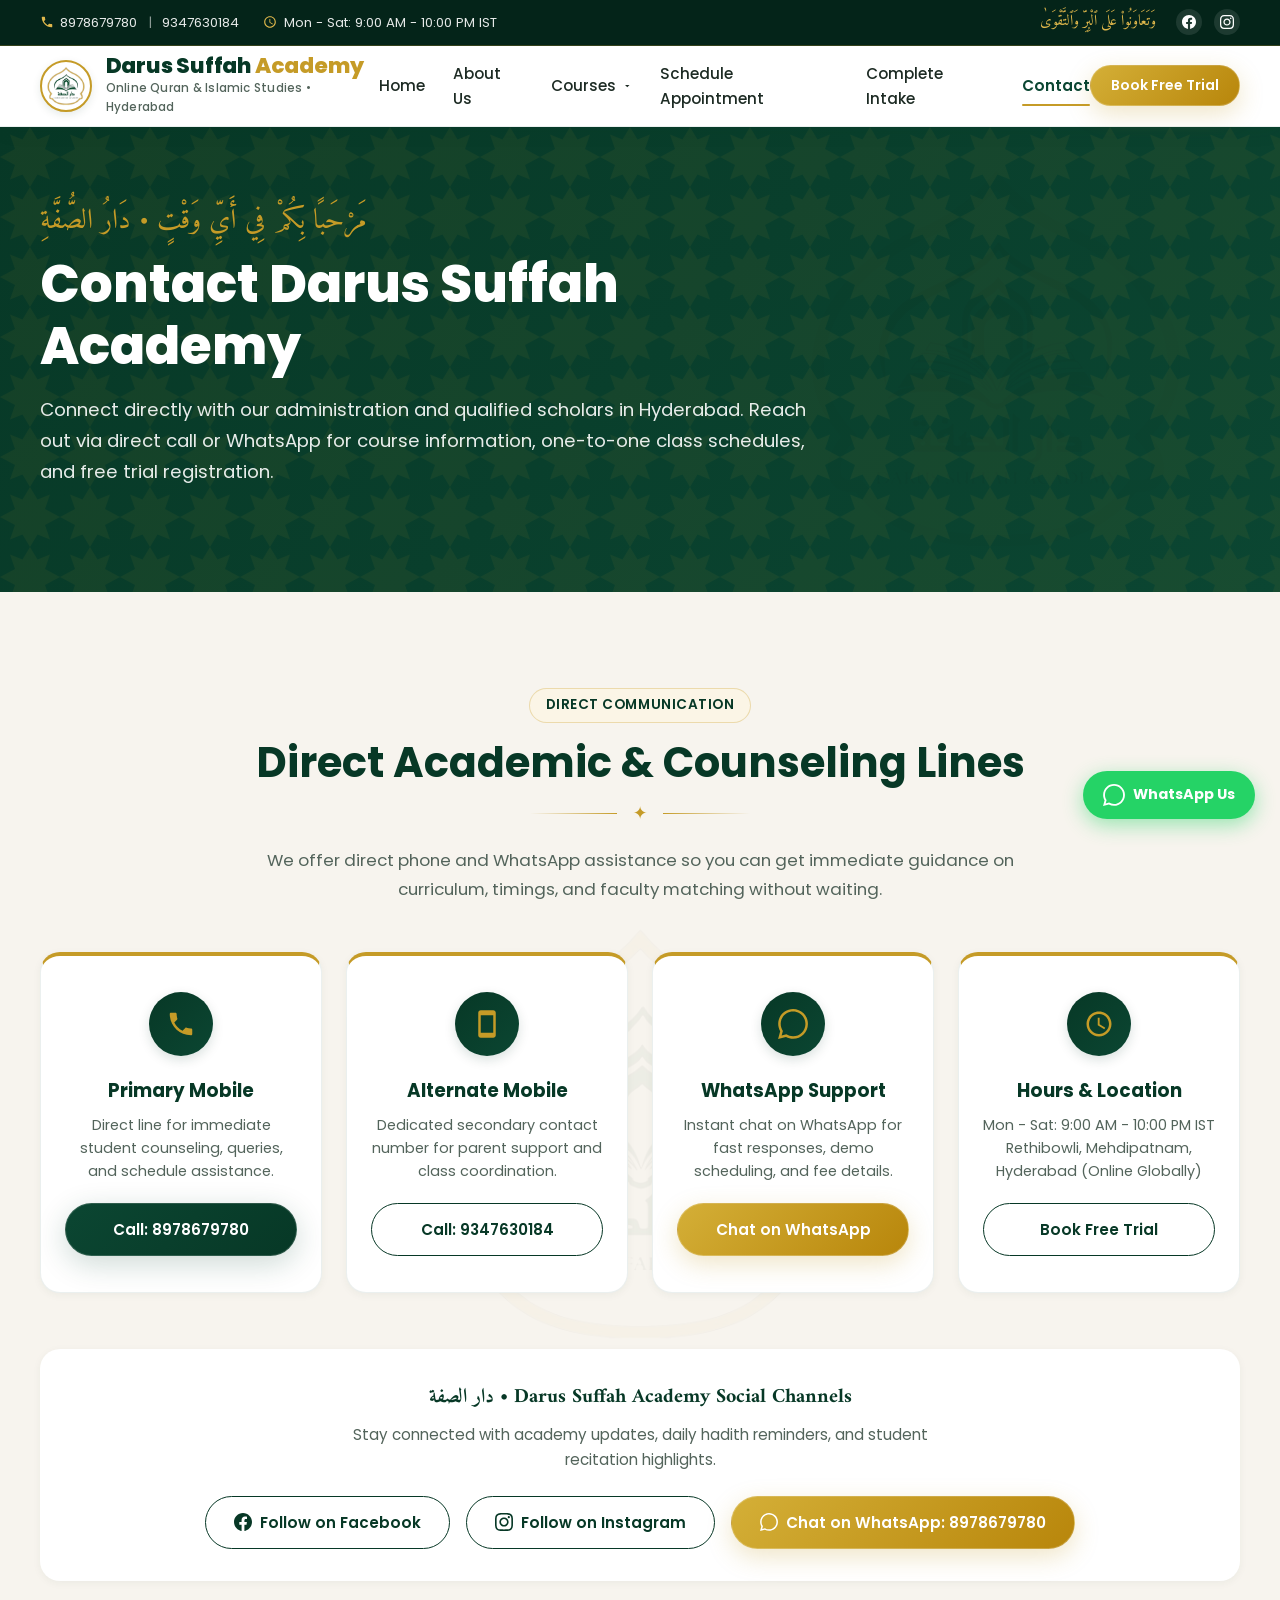
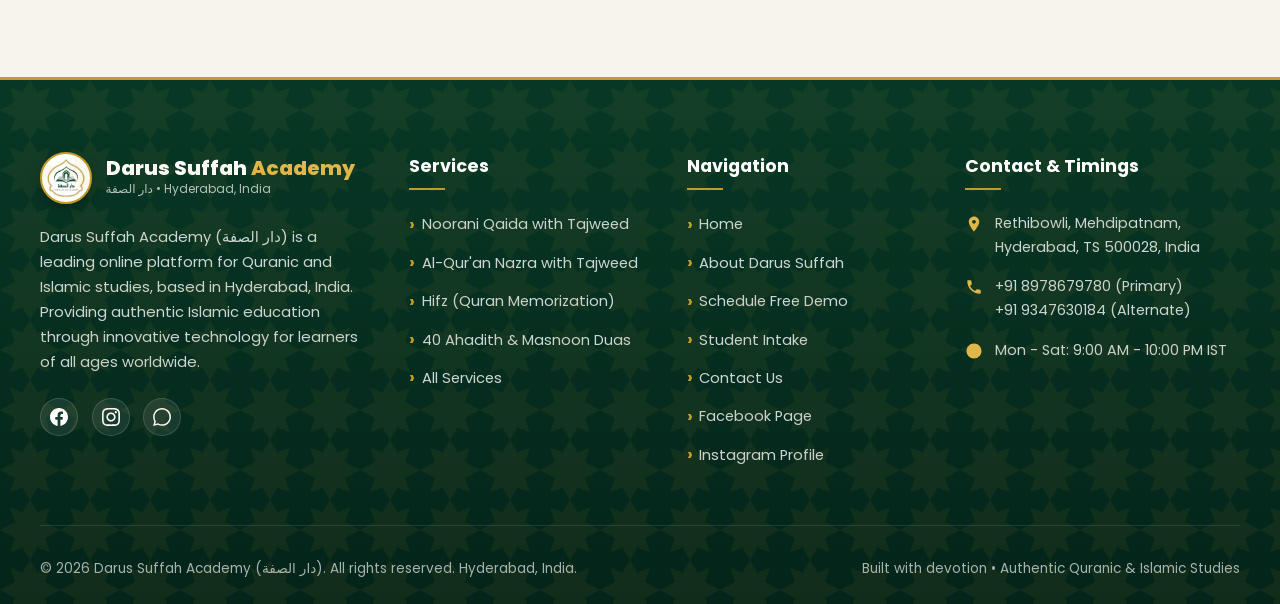
<file: contact.html>
<!DOCTYPE html>
<html lang="en">
<head>
  <meta charset="UTF-8">
  <meta name="viewport" content="width=device-width, initial-scale=1.0">
  <meta name="description" content="Contact Darus Suffah Academy (دار الصفة) in Rethibowli, Mehdipatnam, Hyderabad, India. Direct phone & WhatsApp lines for online Quran classes, fee structures, faculty, and free demo sessions.">
  <meta name="keywords" content="Contact Darus Suffah Academy, Darus Suffah Phone Number, Online Quran Academy Hyderabad, Rethibowli Mehdipatnam Quran Classes">
  <meta name="author" content="Darus Suffah Academy">

  <!-- Open Graph -->
  <meta property="og:type" content="website">
  <meta property="og:url" content="https://darussuffahacademy.com/contact.html">
  <meta property="og:title" content="Contact Us | Darus Suffah Academy (دار الصفة) Hyderabad">
  <meta property="og:description" content="Get in touch with Darus Suffah Academy in Hyderabad. Reach us via phone or WhatsApp for admissions and trial classes.">
  <meta property="og:image" content="images/hero-bg.jpg">

  <title>Contact Us | Darus Suffah Academy (دار الصفة) Hyderabad</title>

  <!-- Google Fonts -->
  <link rel="preconnect" href="https://fonts.googleapis.com">
  <link rel="preconnect" href="https://fonts.gstatic.com" crossorigin>
  <link href="https://fonts.googleapis.com/css2?family=Amiri:ital,wght@0,400;0,700;1,400&family=Poppins:wght@300;400;500;600;700;800&family=Scheherazade+New:wght@600;700&display=swap" rel="stylesheet">

  <link rel="stylesheet" href="css/style.css">
</head>
<body>
  <a href="#main-content" class="skip-link">Skip to main content</a>

  <!-- Top Announcement Bar -->
  <aside class="top-bar" aria-label="Quick Contact & Working Hours">
    <div class="container top-bar-inner">
      <div class="top-bar-info">
        <div class="top-bar-item">
          <svg viewBox="0 0 24 24" aria-hidden="true"><path d="M6.62 10.79a15.053 15.053 0 006.59 6.59l2.2-2.2c.27-.27.67-.36 1.02-.24 1.12.37 2.33.57 3.57.57.55 0 1 .45 1 1V20c0 .55-.45 1-1 1-9.39 0-17-7.61-17-17 0-.55.45-1 1-1h3.5c.55 0 1 .45 1 1 0 1.25.2 2.45.57 3.57.11.35.03.74-.25 1.02l-2.2 2.2z"/></svg>
          <a href="tel:8978679780">8978679780</a>
          <span style="opacity: 0.6; margin: 0 4px;">|</span>
          <a href="tel:9347630184">9347630184</a>
        </div>
        <div class="top-bar-item">
          <svg viewBox="0 0 24 24" aria-hidden="true"><path d="M11.99 2C6.47 2 2 6.48 2 12s4.47 10 9.99 10C17.52 22 22 17.52 22 12S17.52 2 11.99 2zM12 20c-4.42 0-8-3.58-8-8s3.58-8 8-8 8 3.58 8 8-3.58 8-8 8zm.5-13H11v6l5.25 3.15.75-1.23-4.5-2.67z"/></svg>
          <span>Mon - Sat: 9:00 AM - 10:00 PM IST</span>
        </div>
      </div>
      <div class="top-bar-social">
        <span class="arabic-text" dir="rtl" style="font-size: 0.95rem; color: #e0b84c; margin-right: 0.5rem;">وَتَعَاوَنُوا۟ عَلَى ٱلْبِرِّ وَٱلتَّقْوَىٰ</span>
        <a href="https://www.facebook.com/profile.php?id=61564295095199" target="_blank" rel="noopener noreferrer" aria-label="Visit Darus Suffah on Facebook">
          <svg viewBox="0 0 24 24"><path d="M24 12.073c0-6.627-5.373-12-12-12s-12 5.373-12 12c0 5.99 4.388 10.954 10.125 11.854v-8.385H7.078v-3.47h3.047V9.43c0-3.007 1.792-4.669 4.533-4.669 1.312 0 2.686.235 2.686.235v2.953H15.83c-1.491 0-1.956.925-1.956 1.874v2.25h3.328l-.532 3.47h-2.796v8.385C19.612 23.027 24 18.062 24 12.073z"/></svg>
        </a>
        <a href="https://www.instagram.com/iqra_bismi_academy" target="_blank" rel="noopener noreferrer" aria-label="Visit Darus Suffah on Instagram">
          <svg viewBox="0 0 24 24"><path d="M12 2.163c3.204 0 3.584.012 4.85.07 3.252.148 4.771 1.691 4.919 4.919.058 1.265.069 1.645.069 4.849 0 3.205-.012 3.584-.069 4.849-.149 3.225-1.664 4.771-4.919 4.919-1.266.058-1.644.07-4.85.07-3.204 0-3.584-.012-4.849-.07-3.26-.149-4.771-1.699-4.919-4.92-.058-1.265-.07-1.644-.07-4.849 0-3.204.013-3.583.07-4.849.149-3.227 1.664-4.771 4.919-4.919 1.266-.057 1.645-.069 4.849-.069zm0-2.163c-3.259 0-3.667.014-4.947.072-4.358.2-6.78 2.618-6.98 6.98-.059 1.281-.073 1.689-.073 4.948 0 3.259.014 3.668.072 4.948.2 4.358 2.618 6.78 6.98 6.98 1.281.058 1.689.072 4.948.072 3.259 0 3.668-.014 4.948-.072 4.354-.2 6.782-2.618 6.979-6.98.059-1.28.073-1.689.073-4.948 0-3.259-.014-3.667-.072-4.947-.196-4.354-2.617-6.78-6.979-6.98-1.281-.059-1.69-.073-4.949-.073zm0 5.838c-3.403 0-6.162 2.759-6.162 6.162s2.759 6.163 6.162 6.163 6.162-2.759 6.162-6.163c0-3.403-2.759-6.162-6.162-6.162zm0 10.162c-2.209 0-4-1.79-4-4 0-2.209 1.791-4 4-4s4 1.791 4 4c0 2.21-1.791 4-4 4zm6.406-11.845c-.796 0-1.441.645-1.441 1.44s.645 1.44 1.441 1.44c.795 0 1.439-.645 1.439-1.44s-.644-1.44-1.439-1.44z"/></svg>
        </a>
      </div>
    </div>
  </aside>

  <!-- Sticky Navbar -->
  <header class="site-header" id="navbar">
    <div class="container navbar">
      <a href="index.html" class="brand-logo" aria-label="Darus Suffah Academy Home">
        <img src="images/logo.jpeg" alt="Darus Suffah Academy Logo" class="brand-logo-img">
        <div class="brand-text">
          <span class="brand-name">Darus Suffah <span>Academy</span></span>
          <span class="brand-tag">Online Quran &amp; Islamic Studies • Hyderabad</span>
        </div>
      </a>

      <nav class="nav-menu" aria-label="Main Navigation">
        <a href="index.html" class="nav-link">Home</a>
        <a href="about.html" class="nav-link">About Us</a>
        <div class="nav-item-dropdown">
          <a href="index.html#services" class="nav-link dropdown-toggle" aria-haspopup="true" aria-expanded="false">
            Courses
            <svg viewBox="0 0 24 24"><path d="M7 10l5 5 5-5z"/></svg>
          </a>
          <div class="dropdown-menu">
            <a href="noorani-qaida.html" class="dropdown-item">Noorani Qaida with Tajweed</a>
            <a href="nazra-quran.html" class="dropdown-item">Al-Qur'an Nazra with Tajweed</a>
            <a href="hifz.html" class="dropdown-item">Hifz (Quran Memorization)</a>
            <a href="40-ahadith-duas.html" class="dropdown-item">40 Ahadith &amp; Masnoon Duas</a>
          </div>
        </div>
        <a href="scheduling.html" class="nav-link">Schedule Appointment</a>
        <a href="intake-form.html" class="nav-link">Complete Intake</a>
        <a href="contact.html" class="nav-link active">Contact</a>
      </nav>

      <div class="nav-actions">
        <a href="scheduling.html" class="btn btn-gold btn-sm">Book Free Trial</a>
        <button class="hamburger" aria-label="Toggle navigation menu" aria-expanded="false">
          <span></span>
          <span></span>
          <span></span>
        </button>
      </div>
    </div>
  </header>

  <!-- Mobile Drawer Menu -->
  <div class="mobile-nav-overlay"></div>
  <aside class="mobile-nav" aria-label="Mobile Navigation Drawer">
    <div>
      <div class="brand-logo" style="margin-bottom: 2rem;">
        <img src="images/logo.jpeg" alt="Darus Suffah Academy Logo" class="brand-logo-img">
        <div class="brand-text">
          <span class="brand-name">Darus Suffah <span>Academy</span></span>
          <span class="brand-tag">Online Quran Academy • Hyderabad</span>
        </div>
      </div>
      <div class="mobile-menu-links">
        <a href="index.html" class="mobile-menu-link">Home</a>
        <a href="about.html" class="mobile-menu-link">About Darus Suffah</a>
        <div style="padding: 0.5rem 0;">
          <span style="font-size: 0.8rem; text-transform: uppercase; color: #c59b27; font-weight: 700; letter-spacing: 0.05em; padding-left: 0.5rem;">Our Courses</span>
          <div class="mobile-submenu">
            <a href="noorani-qaida.html" class="mobile-submenu-link">• Noorani Qaida with Tajweed</a>
            <a href="nazra-quran.html" class="mobile-submenu-link">• Al-Qur'an Nazra with Tajweed</a>
            <a href="hifz.html" class="mobile-submenu-link">• Hifz (Memorization)</a>
            <a href="40-ahadith-duas.html" class="mobile-submenu-link">• 40 Ahadith &amp; Masnoon Duas</a>
          </div>
        </div>
        <a href="scheduling.html" class="mobile-menu-link">Schedule Appointment</a>
        <a href="intake-form.html" class="mobile-menu-link">Complete Intake</a>
        <a href="contact.html" class="mobile-menu-link active">Contact Us</a>
      </div>
    </div>
    <div class="mobile-nav-footer">
      <a href="scheduling.html" class="btn btn-primary btn-block" style="margin-bottom: 0.75rem;">Book a Free Trial</a>
      <p style="font-size: 0.85rem; color: #53645b; text-align: center;">
        Call: <a href="tel:8978679780" style="font-weight: 600; color: #073826;">8978679780</a> / <a href="tel:9347630184" style="font-weight: 600; color: #073826;">9347630184</a>
      </p>
    </div>
  </aside>

  <!-- Main Content -->
  <main id="main-content">
    
    <!-- Hero Banner with Logo Watermark -->
    <section class="course-hero has-logo-watermark-hero" aria-label="Contact Us Banner">
      <div class="pattern-overlay-gold"></div>
      <div class="container">
        <div class="course-hero-content reveal">
          <span class="arabic-tagline">مَرْحَبًا بِكُمْ فِي أَيِّ وَقْتٍ • دَارُ الصُّفَّةِ</span>
          <h1 class="course-hero-title">Contact Darus Suffah Academy</h1>
          <p class="course-hero-desc">
            Connect directly with our administration and qualified scholars in Hyderabad. Reach out via direct call or WhatsApp for course information, one-to-one class schedules, and free trial registration.
          </p>
        </div>
      </div>
    </section>

    <!-- Clean Contact Hub Section (Admission query and map removed as requested) -->
    <section class="section section-bg-alt has-logo-watermark" aria-label="Contact Darus Suffah Channels">
      <div class="container">
        
        <div class="section-header reveal text-center" style="max-width: 800px; margin: 0 auto 3rem auto;">
          <div class="section-badge">Direct Communication</div>
          <h2 class="section-title">Direct Academic &amp; Counseling Lines</h2>
          <div class="islamic-divider">
            <span class="divider-icon">✦</span>
          </div>
          <p class="section-desc">
            We offer direct phone and WhatsApp assistance so you can get immediate guidance on curriculum, timings, and faculty matching without waiting.
          </p>
        </div>

        <div class="contact-hub-grid reveal delay-1">
          <!-- Card 1: Primary Mobile -->
          <div class="contact-hub-card">
            <div class="contact-hub-icon">
              <svg viewBox="0 0 24 24" aria-hidden="true"><path d="M6.62 10.79a15.053 15.053 0 006.59 6.59l2.2-2.2c.27-.27.67-.36 1.02-.24 1.12.37 2.33.57 3.57.57.55 0 1 .45 1 1V20c0 .55-.45 1-1 1-9.39 0-17-7.61-17-17 0-.55.45-1 1-1h3.5c.55 0 1 .45 1 1 0 1.25.2 2.45.57 3.57.11.35.03.74-.25 1.02l-2.2 2.2z"/></svg>
            </div>
            <h4>Primary Mobile</h4>
            <p>Direct line for immediate student counseling, queries, and schedule assistance.</p>
            <a href="tel:8978679780" class="btn btn-primary contact-hub-btn">Call: 8978679780</a>
          </div>

          <!-- Card 2: Alternate Mobile -->
          <div class="contact-hub-card">
            <div class="contact-hub-icon">
              <svg viewBox="0 0 24 24" aria-hidden="true"><path d="M17 1.01L7 1c-1.1 0-2 .9-2 2v18c0 1.1.9 2 2 2h10c1.1 0 2-.9 2-2V3c0-1.1-.9-1.99-2-1.99zM17 19H7V5h10v14z"/></svg>
            </div>
            <h4>Alternate Mobile</h4>
            <p>Dedicated secondary contact number for parent support and class coordination.</p>
            <a href="tel:9347630184" class="btn btn-secondary contact-hub-btn">Call: 9347630184</a>
          </div>

          <!-- Card 3: WhatsApp Chat -->
          <div class="contact-hub-card">
            <div class="contact-hub-icon">
              <svg viewBox="0 0 24 24" aria-hidden="true"><path d="M.057 24l1.687-6.163c-1.041-1.804-1.588-3.849-1.587-5.946.003-6.556 5.338-11.891 11.893-11.891 3.181.001 6.167 1.24 8.413 3.488 2.245 2.248 3.481 5.236 3.48 8.414-.003 6.557-5.338 11.892-11.893 11.892-1.99-.001-3.951-.5-5.688-1.448l-6.305 1.654zm6.597-3.807c1.676.995 3.276 1.591 5.392 1.592 5.448 0 9.886-4.434 9.889-9.885.002-5.462-4.415-9.89-9.881-9.892-5.452 0-9.887 4.434-9.889 9.884-.001 2.225.651 3.891 1.746 5.634l-.999 3.648 3.742-.981z"/></svg>
            </div>
            <h4>WhatsApp Support</h4>
            <p>Instant chat on WhatsApp for fast responses, demo scheduling, and fee details.</p>
            <a href="https://wa.me/918978679780" target="_blank" rel="noopener noreferrer" class="btn btn-gold contact-hub-btn">Chat on WhatsApp</a>
          </div>

          <!-- Card 4: Academic Hours & Free Trial -->
          <div class="contact-hub-card">
            <div class="contact-hub-icon">
              <svg viewBox="0 0 24 24" aria-hidden="true"><path d="M11.99 2C6.47 2 2 6.48 2 12s4.47 10 9.99 10C17.52 22 22 17.52 22 12S17.52 2 11.99 2zM12 20c-4.42 0-8-3.58-8-8s3.58-8 8-8 8 3.58 8 8-3.58 8-8 8zm.5-13H11v6l5.25 3.15.75-1.23-4.5-2.67z"/></svg>
            </div>
            <h4>Hours &amp; Location</h4>
            <p>Mon - Sat: 9:00 AM - 10:00 PM IST<br>Rethibowli, Mehdipatnam, Hyderabad (Online Globally)</p>
            <a href="scheduling.html" class="btn btn-secondary contact-hub-btn">Book Free Trial</a>
          </div>
        </div>

        <!-- Social Media Direct Connect Strip -->
        <div class="reveal delay-2" style="margin-top: 3.5rem; text-align: center; background: var(--bg-surface); padding: 2rem; border-radius: var(--radius-lg); border: 1px solid var(--border-gold); box-shadow: var(--shadow-sm);">
          <h3 style="font-size: 1.25rem; color: var(--primary-deep); margin-bottom: 0.5rem; font-family: var(--font-arabic);">دار الصفة • Darus Suffah Academy Social Channels</h3>
          <p style="font-size: 0.95rem; color: var(--text-muted); margin-bottom: 1.5rem; max-width: 600px; margin-left: auto; margin-right: auto;">
            Stay connected with academy updates, daily hadith reminders, and student recitation highlights.
          </p>
          <div style="display: flex; gap: 1rem; justify-content: center; flex-wrap: wrap;">
            <a href="https://www.facebook.com/profile.php?id=61564295095199" target="_blank" rel="noopener noreferrer" class="btn btn-secondary" style="display: inline-flex; align-items: center; gap: 0.5rem;">
              <svg viewBox="0 0 24 24" style="width: 18px; height: 18px; fill: currentColor;"><path d="M24 12.073c0-6.627-5.373-12-12-12s-12 5.373-12 12c0 5.99 4.388 10.954 10.125 11.854v-8.385H7.078v-3.47h3.047V9.43c0-3.007 1.792-4.669 4.533-4.669 1.312 0 2.686.235 2.686.235v2.953H15.83c-1.491 0-1.956.925-1.956 1.874v2.25h3.328l-.532 3.47h-2.796v8.385C19.612 23.027 24 18.062 24 12.073z"/></svg>
              Follow on Facebook
            </a>
            <a href="https://www.instagram.com/iqra_bismi_academy" target="_blank" rel="noopener noreferrer" class="btn btn-secondary" style="display: inline-flex; align-items: center; gap: 0.5rem;">
              <svg viewBox="0 0 24 24" style="width: 18px; height: 18px; fill: currentColor;"><path d="M12 2.163c3.204 0 3.584.012 4.85.07 3.252.148 4.771 1.691 4.919 4.919.058 1.265.069 1.645.069 4.849 0 3.205-.012 3.584-.069 4.849-.149 3.225-1.664 4.771-4.919 4.919-1.266.058-1.644.07-4.85.07-3.204 0-3.584-.012-4.849-.07-3.26-.149-4.771-1.699-4.919-4.92-.058-1.265-.07-1.644-.07-4.849 0-3.204.013-3.583.07-4.849.149-3.227 1.664-4.771 4.919-4.919 1.266-.057 1.645-.069 4.849-.069zm0-2.163c-3.259 0-3.667.014-4.947.072-4.358.2-6.78 2.618-6.98 6.98-.059 1.281-.073 1.689-.073 4.948 0 3.259.014 3.668.072 4.948.2 4.358 2.618 6.78 6.98 6.98 1.281.058 1.689.072 4.948.072 3.259 0 3.668-.014 4.948-.072 4.354-.2 6.782-2.618 6.979-6.98.059-1.28.073-1.689.073-4.948 0-3.259-.014-3.667-.072-4.947-.196-4.354-2.617-6.78-6.979-6.98-1.281-.059-1.69-.073-4.949-.073zm0 5.838c-3.403 0-6.162 2.759-6.162 6.162s2.759 6.163 6.162 6.163 6.162-2.759 6.162-6.163c0-3.403-2.759-6.162-6.162-6.162zm0 10.162c-2.209 0-4-1.79-4-4 0-2.209 1.791-4 4-4s4 1.791 4 4c0 2.21-1.791 4-4 4zm6.406-11.845c-.796 0-1.441.645-1.441 1.44s.645 1.44 1.441 1.44c.795 0 1.439-.645 1.439-1.44s-.644-1.44-1.439-1.44z"/></svg>
              Follow on Instagram
            </a>
            <a href="https://wa.me/918978679780" target="_blank" rel="noopener noreferrer" class="btn btn-gold" style="display: inline-flex; align-items: center; gap: 0.5rem;">
              <svg viewBox="0 0 24 24" style="width: 18px; height: 18px; fill: currentColor;"><path d="M.057 24l1.687-6.163c-1.041-1.804-1.588-3.849-1.587-5.946.003-6.556 5.338-11.891 11.893-11.891 3.181.001 6.167 1.24 8.413 3.488 2.245 2.248 3.481 5.236 3.48 8.414-.003 6.557-5.338 11.892-11.893 11.892-1.99-.001-3.951-.5-5.688-1.448l-6.305 1.654zm6.597-3.807c1.676.995 3.276 1.591 5.392 1.592 5.448 0 9.886-4.434 9.889-9.885.002-5.462-4.415-9.89-9.881-9.892-5.452 0-9.887 4.434-9.889 9.884-.001 2.225.651 3.891 1.746 5.634l-.999 3.648 3.742-.981z"/></svg>
              Chat on WhatsApp: 8978679780
            </a>
          </div>
        </div>

      </div>
    </section>

  </main>

  <!-- Global Footer -->
  <footer class="site-footer">
    <div class="pattern-overlay-gold"></div>
    <div class="container">
      <div class="footer-grid">
        <!-- Col 1: About & Logo -->
        <div class="footer-col-about">
          <div class="footer-logo">
            <img src="images/logo.jpeg" alt="Darus Suffah Academy Logo" class="footer-logo-img">
            <div class="footer-logo-text">
              <h3>Darus Suffah <span>Academy</span></h3>
              <p>دار الصفة • Hyderabad, India</p>
            </div>
          </div>
          <p class="footer-desc">
            Darus Suffah Academy (دار الصفة) is a leading online platform for Quranic and Islamic studies, based in Hyderabad, India. Providing authentic Islamic education through innovative technology for learners of all ages worldwide.
          </p>
          <div class="footer-social">
            <a href="https://www.facebook.com/profile.php?id=61564295095199" target="_blank" rel="noopener noreferrer" class="footer-social-btn" aria-label="Darus Suffah Academy on Facebook">
              <svg viewBox="0 0 24 24"><path d="M24 12.073c0-6.627-5.373-12-12-12s-12 5.373-12 12c0 5.99 4.388 10.954 10.125 11.854v-8.385H7.078v-3.47h3.047V9.43c0-3.007 1.792-4.669 4.533-4.669 1.312 0 2.686.235 2.686.235v2.953H15.83c-1.491 0-1.956.925-1.956 1.874v2.25h3.328l-.532 3.47h-2.796v8.385C19.612 23.027 24 18.062 24 12.073z"/></svg>
            </a>
            <a href="https://www.instagram.com/iqra_bismi_academy" target="_blank" rel="noopener noreferrer" class="footer-social-btn" aria-label="Darus Suffah Academy on Instagram">
              <svg viewBox="0 0 24 24"><path d="M12 2.163c3.204 0 3.584.012 4.85.07 3.252.148 4.771 1.691 4.919 4.919.058 1.265.069 1.645.069 4.849 0 3.205-.012 3.584-.069 4.849-.149 3.225-1.664 4.771-4.919 4.919-1.266.058-1.644.07-4.85.07-3.204 0-3.584-.012-4.849-.07-3.26-.149-4.771-1.699-4.919-4.92-.058-1.265-.07-1.644-.07-4.849 0-3.204.013-3.583.07-4.849.149-3.227 1.664-4.771 4.919-4.919 1.266-.057 1.645-.069 4.849-.069zm0-2.163c-3.259 0-3.667.014-4.947.072-4.358.2-6.78 2.618-6.98 6.98-.059 1.281-.073 1.689-.073 4.948 0 3.259.014 3.668.072 4.948.2 4.358 2.618 6.78 6.98 6.98 1.281.058 1.689.072 4.948.072 3.259 0 3.668-.014 4.948-.072 4.354-.2 6.782-2.618 6.979-6.98.059-1.28.073-1.689.073-4.948 0-3.259-.014-3.667-.072-4.947-.196-4.354-2.617-6.78-6.979-6.98-1.281-.059-1.69-.073-4.949-.073zm0 5.838c-3.403 0-6.162 2.759-6.162 6.162s2.759 6.163 6.162 6.163 6.162-2.759 6.162-6.163c0-3.403-2.759-6.162-6.162-6.162zm0 10.162c-2.209 0-4-1.79-4-4 0-2.209 1.791-4 4-4s4 1.791 4 4c0 2.21-1.791 4-4 4zm6.406-11.845c-.796 0-1.441.645-1.441 1.44s.645 1.44 1.441 1.44c.795 0 1.439-.645 1.439-1.44s-.644-1.44-1.439-1.44z"/></svg>
            </a>
            <a href="https://wa.me/918978679780" target="_blank" rel="noopener noreferrer" class="footer-social-btn" aria-label="Darus Suffah Academy on WhatsApp">
              <svg viewBox="0 0 24 24"><path d="M.057 24l1.687-6.163c-1.041-1.804-1.588-3.849-1.587-5.946.003-6.556 5.338-11.891 11.893-11.891 3.181.001 6.167 1.24 8.413 3.488 2.245 2.248 3.481 5.236 3.48 8.414-.003 6.557-5.338 11.892-11.893 11.892-1.99-.001-3.951-.5-5.688-1.448l-6.305 1.654zm6.597-3.807c1.676.995 3.276 1.591 5.392 1.592 5.448 0 9.886-4.434 9.889-9.885.002-5.462-4.415-9.89-9.881-9.892-5.452 0-9.887 4.434-9.889 9.884-.001 2.225.651 3.891 1.746 5.634l-.999 3.648 3.742-.981z"/></svg>
            </a>
          </div>
        </div>

        <!-- Col 2: Services / Courses -->
        <div class="footer-col">
          <h4>Services</h4>
          <ul class="footer-links">
            <li class="footer-link-item"><a href="noorani-qaida.html">Noorani Qaida with Tajweed</a></li>
            <li class="footer-link-item"><a href="nazra-quran.html">Al-Qur'an Nazra with Tajweed</a></li>
            <li class="footer-link-item"><a href="hifz.html">Hifz (Quran Memorization)</a></li>
            <li class="footer-link-item"><a href="40-ahadith-duas.html">40 Ahadith &amp; Masnoon Duas</a></li>
            <li class="footer-link-item"><a href="index.html#services">All Services</a></li>
          </ul>
        </div>

        <!-- Col 3: Quick Links -->
        <div class="footer-col">
          <h4>Navigation</h4>
          <ul class="footer-links">
            <li class="footer-link-item"><a href="index.html">Home</a></li>
            <li class="footer-link-item"><a href="about.html">About Darus Suffah</a></li>
            <li class="footer-link-item"><a href="scheduling.html">Schedule Free Demo</a></li>
            <li class="footer-link-item"><a href="intake-form.html">Student Intake</a></li>
            <li class="footer-link-item"><a href="contact.html">Contact Us</a></li>
            <li class="footer-link-item"><a href="https://www.facebook.com/profile.php?id=61564295095199" target="_blank" rel="noopener noreferrer">Facebook Page</a></li>
            <li class="footer-link-item"><a href="https://www.instagram.com/iqra_bismi_academy" target="_blank" rel="noopener noreferrer">Instagram Profile</a></li>
          </ul>
        </div>

        <!-- Col 4: Contact Details -->
        <div class="footer-col">
          <h4>Contact &amp; Timings</h4>
          <div class="footer-contact-list">
            <div class="footer-contact-item">
              <svg viewBox="0 0 24 24"><path d="M12 2C8.13 2 5 5.13 5 9c0 5.25 7 13 7 13s7-7.75 7-13c0-3.87-3.13-7-7-7zm0 9.5c-1.38 0-2.5-1.12-2.5-2.5s1.12-2.5 2.5-2.5 2.5 1.12 2.5 2.5-1.12 2.5-2.5 2.5z"/></svg>
              <span>Rethibowli, Mehdipatnam, Hyderabad, TS 500028, India</span>
            </div>
            <div class="footer-contact-item">
              <svg viewBox="0 0 24 24"><path d="M6.62 10.79a15.053 15.053 0 006.59 6.59l2.2-2.2c.27-.27.67-.36 1.02-.24 1.12.37 2.33.57 3.57.57.55 0 1 .45 1 1V20c0 .55-.45 1-1 1-9.39 0-17-7.61-17-17 0-.55.45-1 1-1h3.5c.55 0 1 .45 1 1 0 1.25.2 2.45.57 3.57.11.35.03.74-.25 1.02l-2.2 2.2z"/></svg>
              <div>
                <a href="tel:8978679780">+91 8978679780</a> (Primary)<br>
                <a href="tel:9347630184">+91 9347630184</a> (Alternate)
              </div>
            </div>
            <div class="footer-contact-item">
              <svg viewBox="0 0 24 24"><path d="M11.99 2C6.47 2 2 6.48 2 12s4.47 10 9.99 10C17.52 22 22 17.52 22 12S17.52 2 11.99 2zm.5-13H11v6l5.25 3.15.75-1.23-4.5-2.67z"/></svg>
              <span>Mon - Sat: 9:00 AM - 10:00 PM IST</span>
            </div>
          </div>
        </div>
      </div>

      <div class="footer-bottom">
        <p>&copy; 2026 Darus Suffah Academy (دار الصفة). All rights reserved. Hyderabad, India.</p>
        <p>Built with devotion • Authentic Quranic &amp; Islamic Studies</p>
      </div>
    </div>
  </footer>

  <!-- Floating Actions -->
  <aside class="floating-actions" aria-label="Floating Shortcuts">
    <a href="https://wa.me/918978679780" target="_blank" rel="noopener noreferrer" class="btn-whatsapp-float" aria-label="Chat on WhatsApp">
      <svg viewBox="0 0 24 24" aria-hidden="true"><path d="M.057 24l1.687-6.163c-1.041-1.804-1.588-3.849-1.587-5.946.003-6.556 5.338-11.891 11.893-11.891 3.181.001 6.167 1.24 8.413 3.488 2.245 2.248 3.481 5.236 3.48 8.414-.003 6.557-5.338 11.892-11.893 11.892-1.99-.001-3.951-.5-5.688-1.448l-6.305 1.654zm6.597-3.807c1.676.995 3.276 1.591 5.392 1.592 5.448 0 9.886-4.434 9.889-9.885.002-5.462-4.415-9.89-9.881-9.892-5.452 0-9.887 4.434-9.889 9.884-.001 2.225.651 3.891 1.746 5.634l-.999 3.648 3.742-.981z"/></svg>
      <span>WhatsApp Us</span>
    </a>
    <button class="btn-back-to-top" aria-label="Back to top">
      <svg viewBox="0 0 24 24" aria-hidden="true"><path d="M7.41 15.41L12 10.83l4.59 4.58L18 14l-6-6-6 6z"/></svg>
    </button>
  </aside>

  <script src="js/main.js"></script>
</body>
</html>
</file>
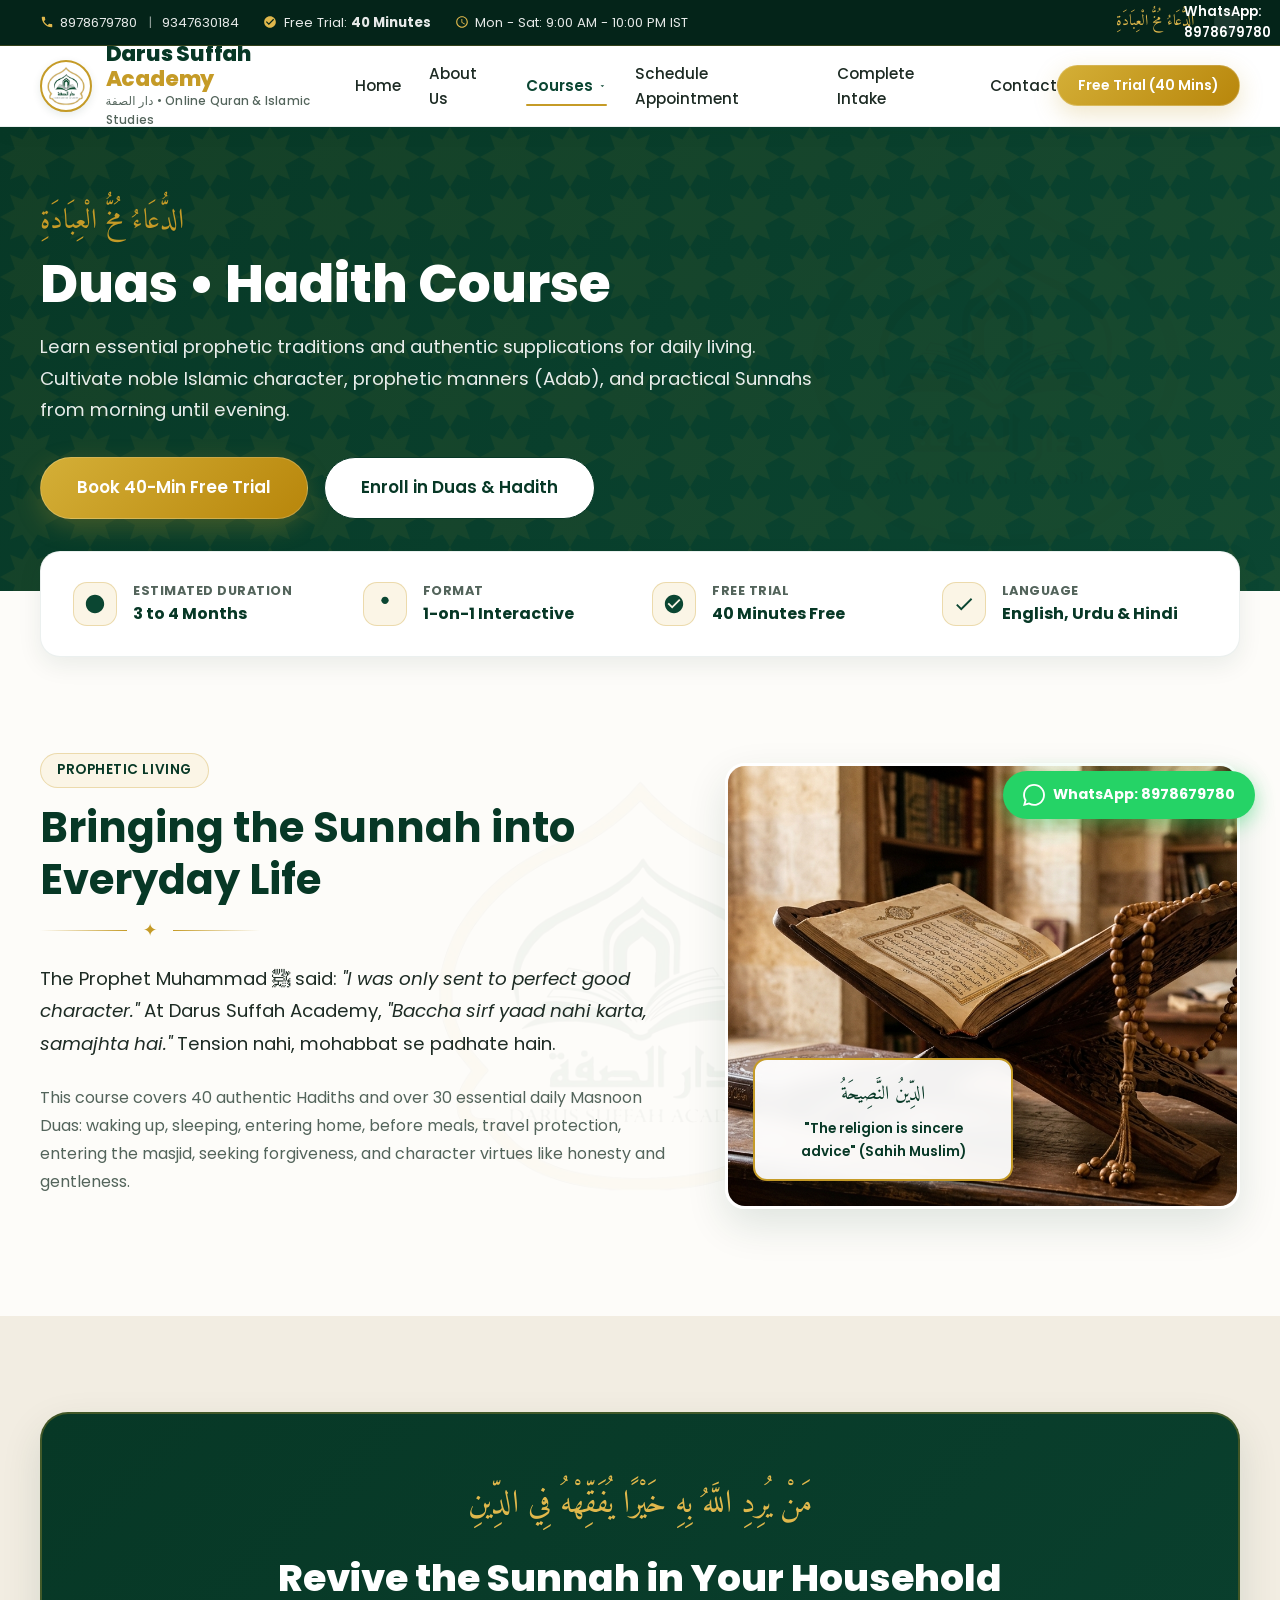
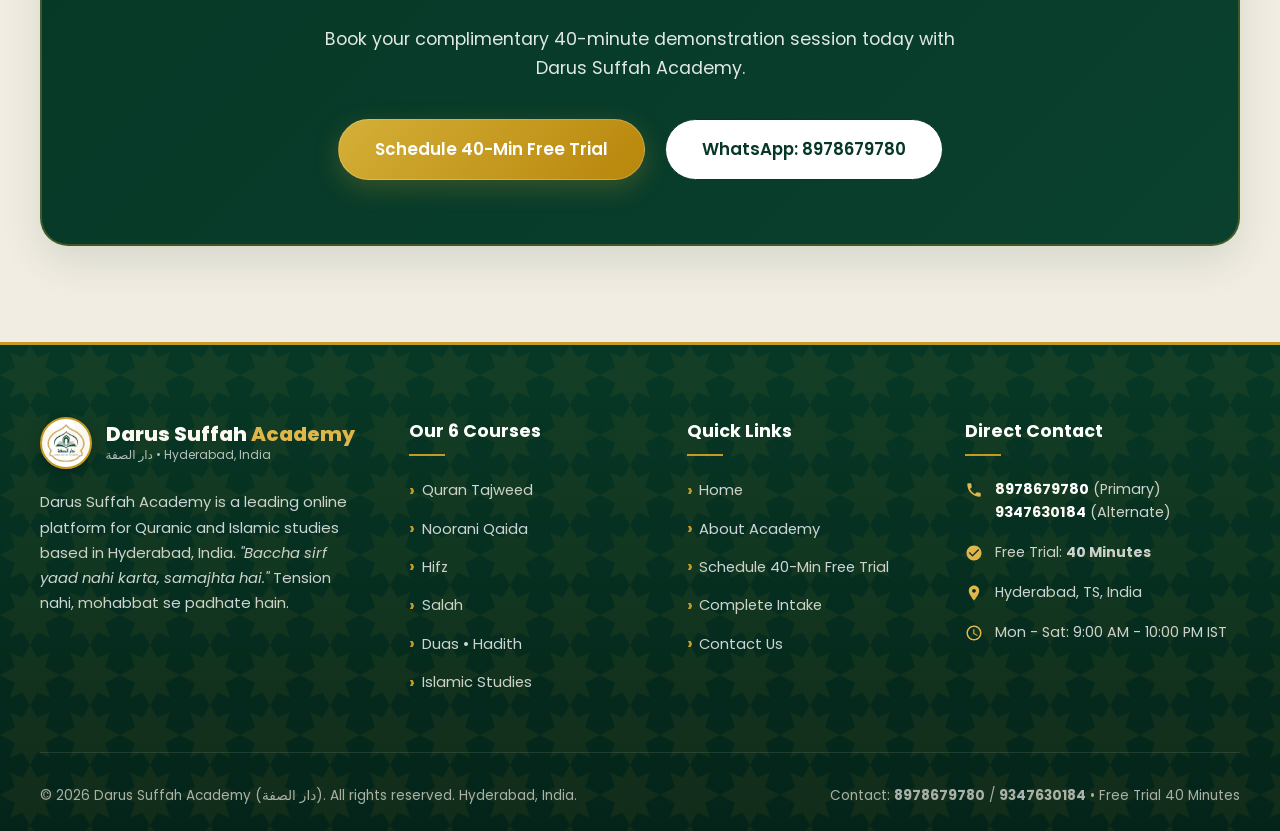
<file: duas-hadith.html>
<!DOCTYPE html>
<html lang="en">
<head>
  <meta charset="UTF-8">
  <meta name="viewport" content="width=device-width, initial-scale=1.0">
  <meta name="description" content="Duas &amp; Hadith course at Darus Suffah Academy. Learn essential prophetic traditions, daily life supplications, and Islamic manners with live 1-on-1 tutoring from Hyderabad, India. 40-minute free trial.">
  <meta name="keywords" content="Learn Duas Online, Hadith for Kids, Daily Sunnah Duas, Darus Suffah Academy Hyderabad">
  <meta name="author" content="Darus Suffah Academy">

  <!-- Open Graph -->
  <meta property="og:type" content="article">
  <meta property="og:url" content="https://darussuffahacademy.com/duas-hadith.html">
  <meta property="og:title" content="Duas • Hadith Course | Darus Suffah Academy">
  <meta property="og:description" content="Learn daily prophetic supplications and moral Hadith traditions. Live 1-on-1 sessions from Hyderabad.">
  <meta property="og:image" content="images/hero-bg.jpg">

  <title>Duas • Hadith Course | Darus Suffah Academy</title>

  <!-- Google Fonts -->
  <link rel="preconnect" href="https://fonts.googleapis.com">
  <link rel="preconnect" href="https://fonts.gstatic.com" crossorigin>
  <link href="https://fonts.googleapis.com/css2?family=Amiri:ital,wght@0,400;0,700;1,400&family=Poppins:wght@300;400;500;600;700;800&family=Scheherazade+New:wght@600;700&display=swap" rel="stylesheet">

  <link rel="stylesheet" href="css/style.css">
</head>
<body>
  <a href="#main-content" class="skip-link">Skip to main content</a>

  <!-- Top Announcement Bar -->
  <aside class="top-bar" aria-label="Quick Contact & Working Hours">
    <div class="container top-bar-inner">
      <div class="top-bar-info">
        <div class="top-bar-item">
          <svg viewBox="0 0 24 24" aria-hidden="true"><path d="M6.62 10.79a15.053 15.053 0 006.59 6.59l2.2-2.2c.27-.27.67-.36 1.02-.24 1.12.37 2.33.57 3.57.57.55 0 1 .45 1 1V20c0 .55-.45 1-1 1-9.39 0-17-7.61-17-17 0-.55.45-1 1-1h3.5c.55 0 1 .45 1 1 0 1.25.2 2.45.57 3.57.11.35.03.74-.25 1.02l-2.2 2.2z"/></svg>
          <a href="tel:8978679780">8978679780</a>
          <span style="opacity: 0.6; margin: 0 4px;">|</span>
          <a href="tel:9347630184">9347630184</a>
        </div>
        <div class="top-bar-item">
          <svg viewBox="0 0 24 24" aria-hidden="true"><path d="M12 2C6.48 2 2 6.48 2 12s4.48 10 10 10 10-4.48 10-10S17.52 2 12 2zm-2 15l-5-5 1.41-1.41L10 14.17l7.59-7.59L19 8l-9 9z"/></svg>
          <span>Free Trial: <strong>40 Minutes</strong></span>
        </div>
        <div class="top-bar-item">
          <svg viewBox="0 0 24 24" aria-hidden="true"><path d="M11.99 2C6.47 2 2 6.48 2 12s4.47 10 9.99 10C17.52 22 22 17.52 22 12S17.52 2 11.99 2zM12 20c-4.42 0-8-3.58-8-8s3.58-8 8-8 8 3.58 8 8-3.58 8-8 8zm.5-13H11v6l5.25 3.15.75-1.23-4.5-2.67z"/></svg>
          <span>Mon - Sat: 9:00 AM - 10:00 PM IST</span>
        </div>
      </div>
      <div class="top-bar-social">
        <span class="arabic-text" dir="rtl" style="font-size: 0.95rem; color: #e0b84c; margin-right: 0.5rem;">الدُّعَاءُ مُخُّ الْعِبَادَةِ</span>
        <a href="https://wa.me/918978679780" target="_blank" rel="noopener noreferrer" style="color: #fff; font-size: 0.825rem; font-weight: 600;">WhatsApp: 8978679780</a>
      </div>
    </div>
  </aside>

  <!-- Sticky Navbar -->
  <header class="site-header" id="navbar">
    <div class="container navbar">
      <a href="index.html" class="brand-logo" aria-label="Darus Suffah Academy Home">
        <img src="images/logo.jpeg" alt="Darus Suffah Academy Logo" class="brand-logo-img">
        <div class="brand-text">
          <span class="brand-name">Darus Suffah <span>Academy</span></span>
          <span class="brand-tag">دار الصفة • Online Quran &amp; Islamic Studies</span>
        </div>
      </a>

      <nav class="nav-menu" aria-label="Main Navigation">
        <a href="index.html" class="nav-link">Home</a>
        <a href="about.html" class="nav-link">About Us</a>
        <div class="nav-item-dropdown">
          <a href="index.html#services" class="nav-link dropdown-toggle active" aria-haspopup="true" aria-expanded="false">
            Courses
            <svg viewBox="0 0 24 24"><path d="M7 10l5 5 5-5z"/></svg>
          </a>
          <div class="dropdown-menu">
            <a href="quran-tajweed.html" class="dropdown-item">Quran Tajweed</a>
            <a href="noorani-qaida.html" class="dropdown-item">Noorani Qaida</a>
            <a href="hifz.html" class="dropdown-item">Hifz</a>
            <a href="salah.html" class="dropdown-item">Salah</a>
            <a href="duas-hadith.html" class="dropdown-item" style="color: var(--primary); font-weight: 700;">Duas • Hadith</a>
            <a href="islamic-studies.html" class="dropdown-item">Islamic Studies</a>
          </div>
        </div>
        <a href="scheduling.html" class="nav-link">Schedule Appointment</a>
        <a href="intake-form.html" class="nav-link">Complete Intake</a>
        <a href="contact.html" class="nav-link">Contact</a>
      </nav>

      <div class="nav-actions">
        <a href="scheduling.html" class="btn btn-gold btn-sm">Free Trial (40 Mins)</a>
        <button class="hamburger" aria-label="Toggle navigation menu" aria-expanded="false">
          <span></span>
          <span></span>
          <span></span>
        </button>
      </div>
    </div>
  </header>

  <!-- Mobile Drawer Menu -->
  <div class="mobile-nav-overlay"></div>
  <aside class="mobile-nav" aria-label="Mobile Navigation Drawer">
    <div>
      <div class="brand-logo" style="margin-bottom: 2rem;">
        <img src="images/logo.jpeg" alt="Darus Suffah Academy Logo" class="brand-logo-img">
        <div class="brand-text">
          <span class="brand-name">Darus Suffah <span>Academy</span></span>
          <span class="brand-tag">دار الصفة • Hyderabad</span>
        </div>
      </div>
      <div class="mobile-menu-links">
        <a href="index.html" class="mobile-menu-link">Home</a>
        <a href="about.html" class="mobile-menu-link">About Academy</a>
        <div style="padding: 0.5rem 0;">
          <span style="font-size: 0.8rem; text-transform: uppercase; color: #c59b27; font-weight: 700; letter-spacing: 0.05em; padding-left: 0.5rem;">Our 6 Courses</span>
          <div class="mobile-submenu">
            <a href="quran-tajweed.html" class="mobile-submenu-link">• Quran Tajweed</a>
            <a href="noorani-qaida.html" class="mobile-submenu-link">• Noorani Qaida</a>
            <a href="hifz.html" class="mobile-submenu-link">• Hifz</a>
            <a href="salah.html" class="mobile-submenu-link">• Salah</a>
            <a href="duas-hadith.html" class="mobile-submenu-link" style="color: var(--primary); font-weight: 700;">• Duas • Hadith</a>
            <a href="islamic-studies.html" class="mobile-submenu-link">• Islamic Studies</a>
          </div>
        </div>
        <a href="scheduling.html" class="mobile-menu-link">Schedule Appointment</a>
        <a href="intake-form.html" class="mobile-menu-link">Complete Intake</a>
        <a href="contact.html" class="mobile-menu-link">Contact Us</a>
      </div>
    </div>
    <div class="mobile-nav-footer">
      <a href="scheduling.html" class="btn btn-primary btn-block" style="margin-bottom: 0.75rem;">Free Trial 40 Minutes</a>
      <p style="font-size: 0.85rem; color: #53645b; text-align: center;">
        Contact: <a href="tel:8978679780" style="font-weight: 700; color: #073826;">8978679780</a> / <a href="tel:9347630184" style="font-weight: 700; color: #073826;">9347630184</a>
      </p>
    </div>
  </aside>

  <!-- Main Content -->
  <main id="main-content">
    
    <!-- Hero Banner with Logo Watermark -->
    <section class="course-hero has-logo-watermark-hero" aria-label="Course Hero">
      <div class="pattern-overlay-gold"></div>
      <div class="container">
        <div class="course-hero-content reveal">
          <span class="arabic-tagline">الدُّعَاءُ مُخُّ الْعِبَادَةِ</span>
          <h1 class="course-hero-title">Duas • Hadith Course</h1>
          <p class="course-hero-desc">
            Learn essential prophetic traditions and authentic supplications for daily living. Cultivate noble Islamic character, prophetic manners (Adab), and practical Sunnahs from morning until evening.
          </p>
          <div style="display: flex; gap: 1rem; flex-wrap: wrap;">
            <a href="scheduling.html" class="btn btn-gold btn-lg">Book 40-Min Free Trial</a>
            <a href="intake-form.html" class="btn btn-secondary btn-lg">Enroll in Duas &amp; Hadith</a>
          </div>
        </div>
      </div>
    </section>

    <!-- Quick Details Strip -->
    <div class="container">
      <div class="course-details-strip reveal">
        <div class="detail-strip-item">
          <div class="detail-strip-icon">
            <svg viewBox="0 0 24 24"><path d="M11.99 2C6.47 2 2 6.48 2 12s4.47 10 9.99 10C17.52 22 22 17.52 22 12S17.52 2 11.99 2zm.5-13H11v6l5.25 3.15.75-1.23-4.5-2.67z"/></svg>
          </div>
          <div class="detail-strip-info">
            <h4>Estimated Duration</h4>
            <!-- DUMMY DATA -->
            <p>3 to 4 Months</p>
          </div>
        </div>

        <div class="detail-strip-item">
          <div class="detail-strip-icon">
            <svg viewBox="0 0 24 24"><path d="M12 12c2.21 0 4-1.79 4-4s-1.79-4-4-4-4 1.79-4 4 1.79 4 4 4z"/></svg>
          </div>
          <div class="detail-strip-info">
            <h4>Format</h4>
            <!-- DUMMY DATA -->
            <p>1-on-1 Interactive</p>
          </div>
        </div>

        <div class="detail-strip-item">
          <div class="detail-strip-icon">
            <svg viewBox="0 0 24 24"><path d="M12 2C6.48 2 2 6.48 2 12s4.48 10 10 10 10-4.48 10-10S17.52 2 12 2zm-2 15l-5-5 1.41-1.41L10 14.17l7.59-7.59L19 8l-9 9z"/></svg>
          </div>
          <div class="detail-strip-info">
            <h4>Free Trial</h4>
            <p>40 Minutes Free</p>
          </div>
        </div>

        <div class="detail-strip-item">
          <div class="detail-strip-icon">
            <svg viewBox="0 0 24 24"><path d="M9 16.17L4.83 12l-1.42 1.41L9 19 21 7l-1.41-1.41z"/></svg>
          </div>
          <div class="detail-strip-info">
            <h4>Language</h4>
            <!-- DUMMY DATA -->
            <p>English, Urdu &amp; Hindi</p>
          </div>
        </div>
      </div>
    </div>

    <!-- Course Overview -->
    <section class="section has-logo-watermark" aria-label="Course Overview">
      <div class="container">
        <div class="about-grid">
          <div class="reveal">
            <div class="section-badge">Prophetic Living</div>
            <h2 class="section-title">Bringing the Sunnah into Everyday Life</h2>
            <div class="islamic-divider" style="margin-left: 0;">
              <span class="divider-icon">✦</span>
            </div>
            <p class="about-text-lead">
              The Prophet Muhammad ﷺ said: <em>"I was only sent to perfect good character."</em> At Darus Suffah Academy, <em>"Baccha sirf yaad nahi karta, samajhta hai."</em> Tension nahi, mohabbat se padhate hain.
            </p>
            <p style="color: var(--text-muted); margin-bottom: 1.5rem; line-height: 1.75;">
              This course covers 40 authentic Hadiths and over 30 essential daily Masnoon Duas: waking up, sleeping, entering home, before meals, travel protection, entering the masjid, seeking forgiveness, and character virtues like honesty and gentleness.
            </p>
          </div>

          <div class="reveal delay-1">
            <div class="about-image-card">
              <img src="images/duas-hadith.jpg" alt="Islamic traditions, holy manuscript and prayers on wooden rehal">
              <div class="about-floating-badge">
                <div class="arabic-text" style="font-size: 1.2rem; text-align: center; color: #073826;">الدِّينُ النَّصِيحَةُ</div>
                <p style="text-align: center; margin-top: 0.35rem;">"The religion is sincere advice" (Sahih Muslim)</p>
              </div>
            </div>
          </div>
        </div>
      </div>
    </section>

    <!-- CTA -->
    <section class="section section-bg-warm" aria-label="Enroll CTA">
      <div class="container">
        <div class="cta-banner reveal">
          <span class="arabic-tagline">مَنْ يُرِدِ اللَّهُ بِهِ خَيْرًا يُفَقِّهْهُ فِي الدِّينِ</span>
          <h2 class="cta-title">Revive the Sunnah in Your Household</h2>
          <p class="cta-desc">
            Book your complimentary 40-minute demonstration session today with Darus Suffah Academy.
          </p>
          <div class="cta-btn-group">
            <a href="scheduling.html" class="btn btn-gold btn-lg">Schedule 40-Min Free Trial</a>
            <a href="https://wa.me/918978679780" target="_blank" rel="noopener noreferrer" class="btn btn-secondary btn-lg">
              WhatsApp: 8978679780
            </a>
          </div>
        </div>
      </div>
    </section>

  </main>

  <!-- Global Footer -->
  <footer class="site-footer">
    <div class="pattern-overlay-gold"></div>
    <div class="container">
      <div class="footer-grid">
        <div class="footer-col-about">
          <div class="footer-logo">
            <img src="images/logo.jpeg" alt="Darus Suffah Academy Logo" class="footer-logo-img">
            <div class="footer-logo-text">
              <h3>Darus Suffah <span>Academy</span></h3>
              <p>دار الصفة • Hyderabad, India</p>
            </div>
          </div>
          <p class="footer-desc">
            Darus Suffah Academy is a leading online platform for Quranic and Islamic studies based in Hyderabad, India. <em>"Baccha sirf yaad nahi karta, samajhta hai."</em> Tension nahi, mohabbat se padhate hain.
          </p>
        </div>

        <div class="footer-col">
          <h4>Our 6 Courses</h4>
          <ul class="footer-links">
            <li class="footer-link-item"><a href="quran-tajweed.html">Quran Tajweed</a></li>
            <li class="footer-link-item"><a href="noorani-qaida.html">Noorani Qaida</a></li>
            <li class="footer-link-item"><a href="hifz.html">Hifz</a></li>
            <li class="footer-link-item"><a href="salah.html">Salah</a></li>
            <li class="footer-link-item"><a href="duas-hadith.html">Duas • Hadith</a></li>
            <li class="footer-link-item"><a href="islamic-studies.html">Islamic Studies</a></li>
          </ul>
        </div>

        <div class="footer-col">
          <h4>Quick Links</h4>
          <ul class="footer-links">
            <li class="footer-link-item"><a href="index.html">Home</a></li>
            <li class="footer-link-item"><a href="about.html">About Academy</a></li>
            <li class="footer-link-item"><a href="scheduling.html">Schedule 40-Min Free Trial</a></li>
            <li class="footer-link-item"><a href="intake-form.html">Complete Intake</a></li>
            <li class="footer-link-item"><a href="contact.html">Contact Us</a></li>
          </ul>
        </div>

        <div class="footer-col">
          <h4>Direct Contact</h4>
          <div class="footer-contact-list">
            <div class="footer-contact-item">
              <svg viewBox="0 0 24 24"><path d="M6.62 10.79a15.053 15.053 0 006.59 6.59l2.2-2.2c.27-.27.67-.36 1.02-.24 1.12.37 2.33.57 3.57.57.55 0 1 .45 1 1V20c0 .55-.45 1-1 1-9.39 0-17-7.61-17-17 0-.55.45-1 1-1h3.5c.55 0 1 .45 1 1 0 1.25.2 2.45.57 3.57.11.35.03.74-.25 1.02l-2.2 2.2z"/></svg>
              <div>
                <a href="tel:8978679780" style="font-weight: 700; color: #fff;">8978679780</a> (Primary)<br>
                <a href="tel:9347630184" style="font-weight: 700; color: #fff;">9347630184</a> (Alternate)
              </div>
            </div>
            <div class="footer-contact-item">
              <svg viewBox="0 0 24 24"><path d="M12 2C6.48 2 2 6.48 2 12s4.48 10 10 10 10-4.48 10-10S17.52 2 12 2zm-2 15l-5-5 1.41-1.41L10 14.17l7.59-7.59L19 8l-9 9z"/></svg>
              <span>Free Trial: <strong>40 Minutes</strong></span>
            </div>
            <div class="footer-contact-item">
              <svg viewBox="0 0 24 24"><path d="M12 2C8.13 2 5 5.13 5 9c0 5.25 7 13 7 13s7-7.75 7-13c0-3.87-3.13-7-7-7zm0 9.5c-1.38 0-2.5-1.12-2.5-2.5s1.12-2.5 2.5-2.5 2.5 1.12 2.5 2.5-1.12 2.5-2.5 2.5z"/></svg>
              <span>Hyderabad, TS, India</span>
            </div>
            <div class="footer-contact-item">
              <svg viewBox="0 0 24 24"><path d="M11.99 2C6.47 2 2 6.48 2 12s4.47 10 9.99 10C17.52 22 22 17.52 22 12S17.52 2 11.99 2zM12 20c-4.42 0-8-3.58-8-8s3.58-8 8-8 8 3.58 8 8-3.58 8-8 8zm.5-13H11v6l5.25 3.15.75-1.23-4.5-2.67z"/></svg>
              <span>Mon - Sat: 9:00 AM - 10:00 PM IST</span>
            </div>
          </div>
        </div>
      </div>

      <div class="footer-bottom">
        <p>&copy; 2026 Darus Suffah Academy (دار الصفة). All rights reserved. Hyderabad, India.</p>
        <p>Contact: <strong>8978679780</strong> / <strong>9347630184</strong> • Free Trial 40 Minutes</p>
      </div>
    </div>
  </footer>

  <aside class="floating-actions" aria-label="Floating Shortcuts">
    <a href="https://wa.me/918978679780" target="_blank" rel="noopener noreferrer" class="btn-whatsapp-float" aria-label="Chat on WhatsApp">
      <svg viewBox="0 0 24 24" aria-hidden="true"><path d="M.057 24l1.687-6.163c-1.041-1.804-1.588-3.849-1.587-5.946.003-6.556 5.338-11.891 11.893-11.891 3.181.001 6.167 1.24 8.413 3.488 2.245 2.248 3.481 5.236 3.48 8.414-.003 6.557-5.338 11.892-11.893 11.892-1.99-.001-3.951-.5-5.688-1.448l-6.305 1.654zm6.597-3.807c1.676.995 3.276 1.591 5.392 1.592 5.448 0 9.886-4.434 9.889-9.885.002-5.462-4.415-9.89-9.881-9.892-5.452 0-9.887 4.434-9.889 9.884-.001 2.225.651 3.891 1.746 5.634l-.999 3.648 3.742-.981z"/></svg>
      <span>WhatsApp: 8978679780</span>
    </a>
    <button class="btn-back-to-top" aria-label="Back to top">
      <svg viewBox="0 0 24 24" aria-hidden="true"><path d="M7.41 15.41L12 10.83l4.59 4.58L18 14l-6-6-6 6z"/></svg>
    </button>
  </aside>

  <script src="js/main.js"></script>
</body>
</html>
</file>
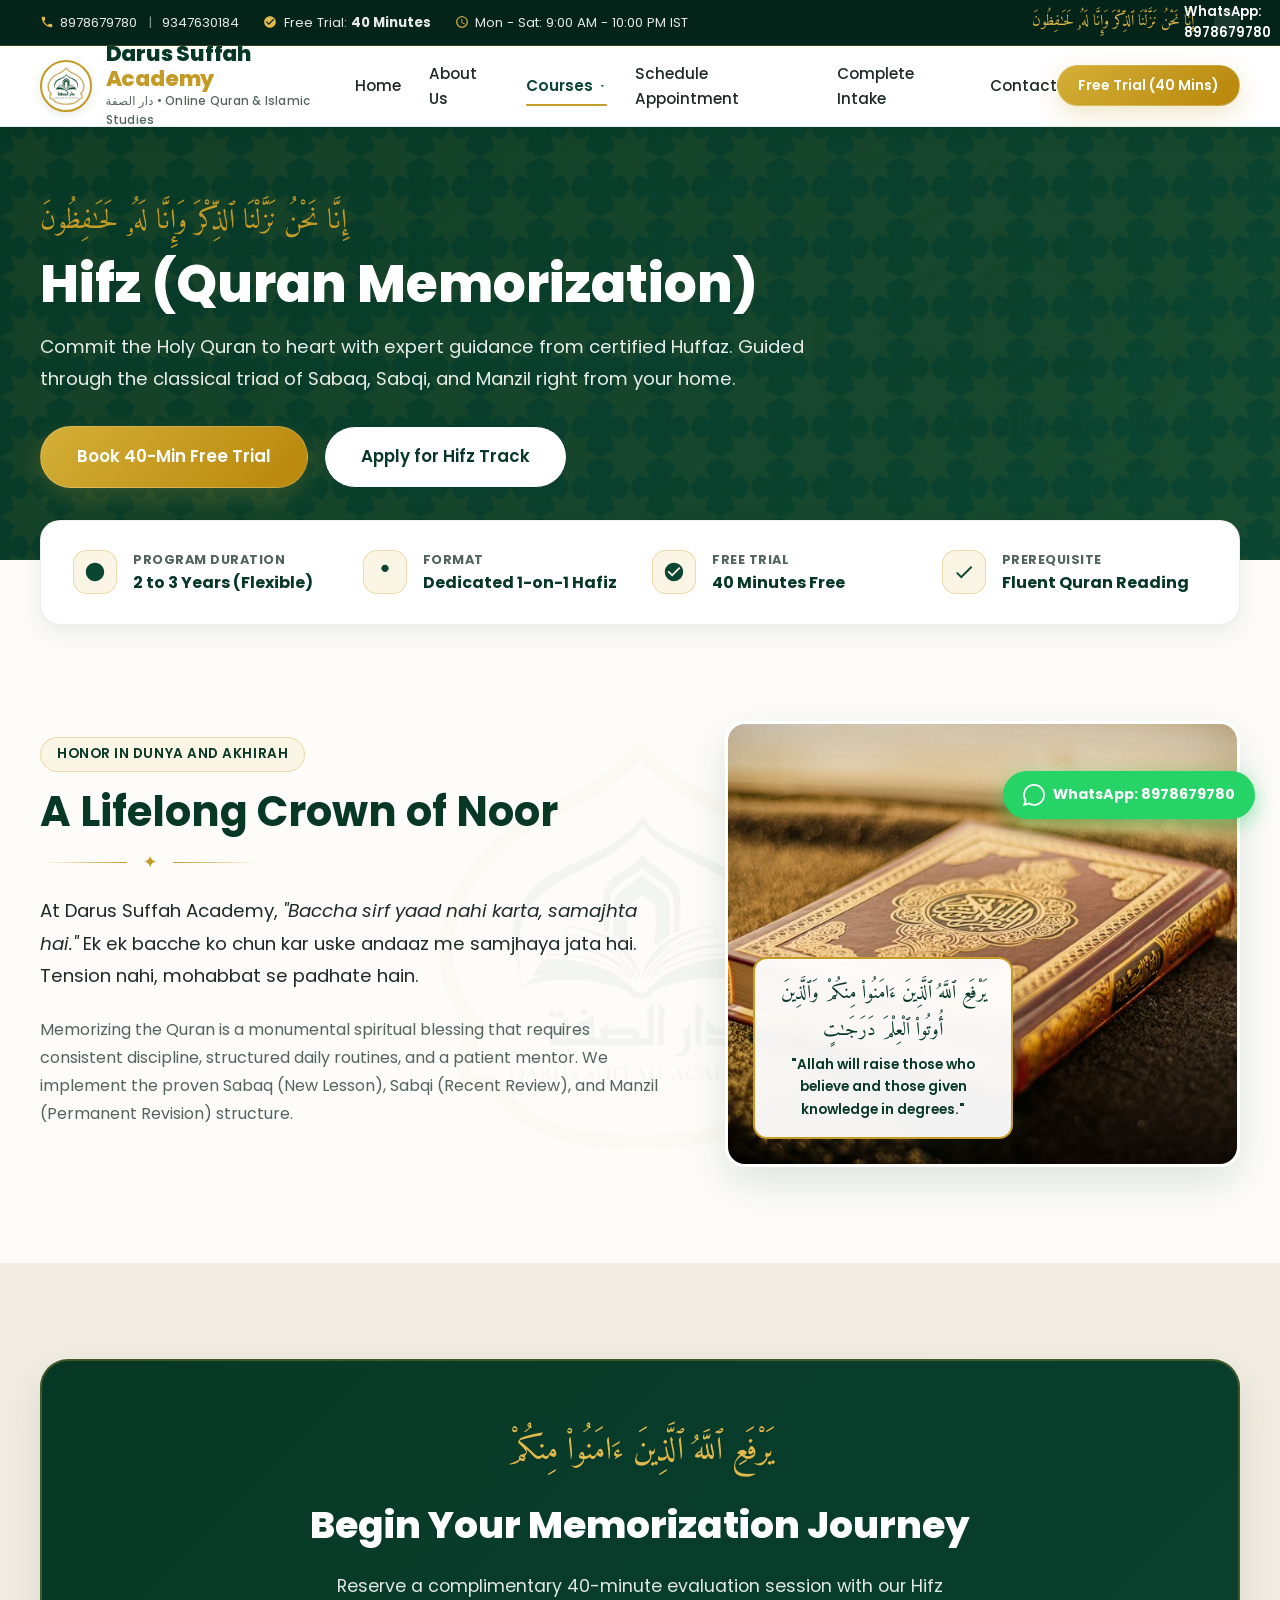
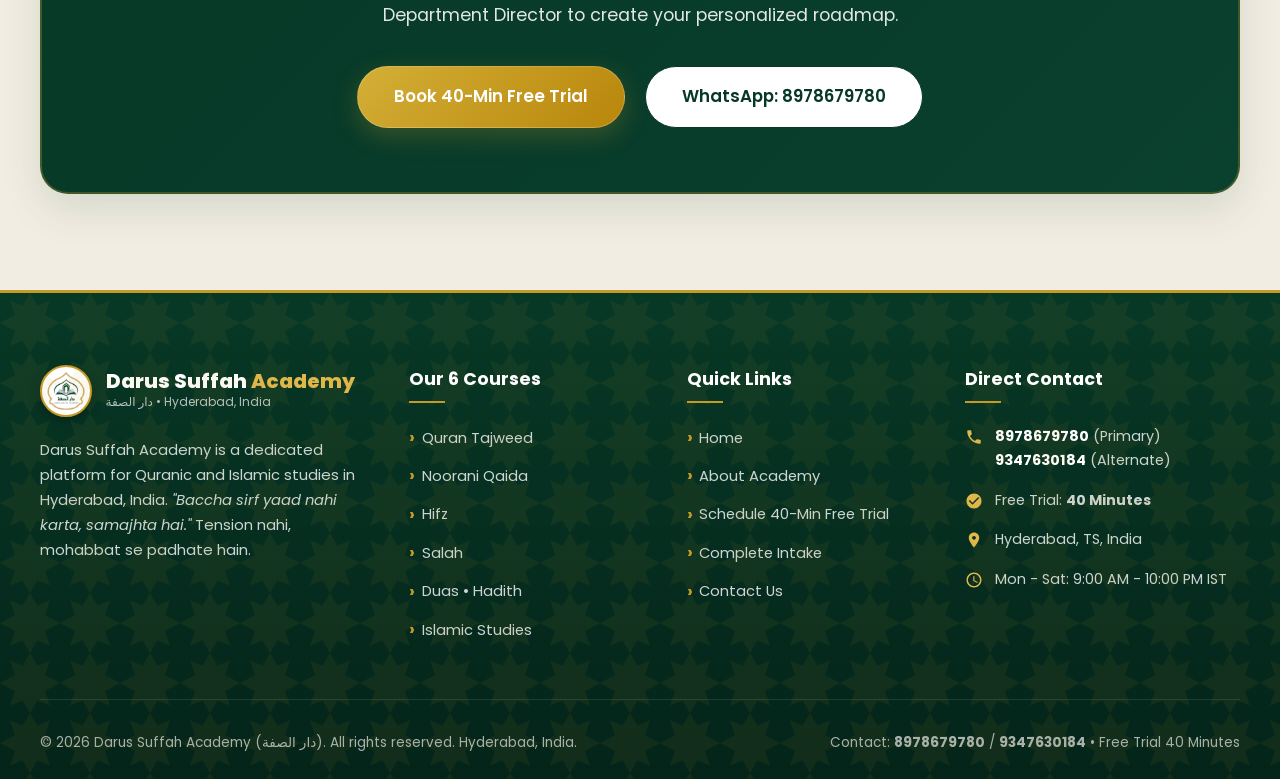
<file: hifz.html>
<!DOCTYPE html>
<html lang="en">
<head>
  <meta charset="UTF-8">
  <meta name="viewport" content="width=device-width, initial-scale=1.0">
  <meta name="description" content="Hifz (Quran Memorization) Program at Darus Suffah Academy. Memorize the Holy Quran online with certified Huffaz from Hyderabad, India using Sabaq, Sabqi, and Manzil. Free 40-minute trial.">
  <meta name="keywords" content="Online Hifz Classes, Quran Memorization Online, Darus Suffah Academy Hyderabad, Contact 8978679780">
  <meta name="author" content="Darus Suffah Academy">

  <!-- Open Graph -->
  <meta property="og:type" content="article">
  <meta property="og:url" content="https://darussuffahacademy.com/hifz.html">
  <meta property="og:title" content="Hifz (Quran Memorization) | Darus Suffah Academy">
  <meta property="og:description" content="Commit the Book of Allah to memory with expert guidance. Live 1-on-1 daily sessions from Hyderabad, India.">
  <meta property="og:image" content="images/hero-bg.jpg">

  <title>Hifz (Quran Memorization) | Darus Suffah Academy</title>

  <!-- Google Fonts -->
  <link rel="preconnect" href="https://fonts.googleapis.com">
  <link rel="preconnect" href="https://fonts.gstatic.com" crossorigin>
  <link href="https://fonts.googleapis.com/css2?family=Amiri:ital,wght@0,400;0,700;1,400&family=Poppins:wght@300;400;500;600;700;800&family=Scheherazade+New:wght@600;700&display=swap" rel="stylesheet">

  <link rel="stylesheet" href="css/style.css">
</head>
<body>
  <a href="#main-content" class="skip-link">Skip to main content</a>

  <!-- Top Announcement Bar -->
  <aside class="top-bar" aria-label="Quick Contact & Working Hours">
    <div class="container top-bar-inner">
      <div class="top-bar-info">
        <div class="top-bar-item">
          <svg viewBox="0 0 24 24" aria-hidden="true"><path d="M6.62 10.79a15.053 15.053 0 006.59 6.59l2.2-2.2c.27-.27.67-.36 1.02-.24 1.12.37 2.33.57 3.57.57.55 0 1 .45 1 1V20c0 .55-.45 1-1 1-9.39 0-17-7.61-17-17 0-.55.45-1 1-1h3.5c.55 0 1 .45 1 1 0 1.25.2 2.45.57 3.57.11.35.03.74-.25 1.02l-2.2 2.2z"/></svg>
          <a href="tel:8978679780">8978679780</a>
          <span style="opacity: 0.6; margin: 0 4px;">|</span>
          <a href="tel:9347630184">9347630184</a>
        </div>
        <div class="top-bar-item">
          <svg viewBox="0 0 24 24" aria-hidden="true"><path d="M12 2C6.48 2 2 6.48 2 12s4.48 10 10 10 10-4.48 10-10S17.52 2 12 2zm-2 15l-5-5 1.41-1.41L10 14.17l7.59-7.59L19 8l-9 9z"/></svg>
          <span>Free Trial: <strong>40 Minutes</strong></span>
        </div>
        <div class="top-bar-item">
          <svg viewBox="0 0 24 24" aria-hidden="true"><path d="M11.99 2C6.47 2 2 6.48 2 12s4.47 10 9.99 10C17.52 22 22 17.52 22 12S17.52 2 11.99 2zM12 20c-4.42 0-8-3.58-8-8s3.58-8 8-8 8 3.58 8 8-3.58 8-8 8zm.5-13H11v6l5.25 3.15.75-1.23-4.5-2.67z"/></svg>
          <span>Mon - Sat: 9:00 AM - 10:00 PM IST</span>
        </div>
      </div>
      <div class="top-bar-social">
        <span class="arabic-text" dir="rtl" style="font-size: 0.95rem; color: #e0b84c; margin-right: 0.5rem;">إِنَّا نَحْنُ نَزَّلْنَا ٱلذِّكْرَ وَإِنَّا لَهُۥ لَحَـٰفِظُونَ</span>
        <a href="https://wa.me/918978679780" target="_blank" rel="noopener noreferrer" style="color: #fff; font-size: 0.825rem; font-weight: 600;">WhatsApp: 8978679780</a>
      </div>
    </div>
  </aside>

  <!-- Sticky Navbar -->
  <header class="site-header" id="navbar">
    <div class="container navbar">
      <a href="index.html" class="brand-logo" aria-label="Darus Suffah Academy Home">
        <img src="images/logo.jpeg" alt="Darus Suffah Academy Logo" class="brand-logo-img">
        <div class="brand-text">
          <span class="brand-name">Darus Suffah <span>Academy</span></span>
          <span class="brand-tag">دار الصفة • Online Quran &amp; Islamic Studies</span>
        </div>
      </a>

      <nav class="nav-menu" aria-label="Main Navigation">
        <a href="index.html" class="nav-link">Home</a>
        <a href="about.html" class="nav-link">About Us</a>
        <div class="nav-item-dropdown">
          <a href="index.html#services" class="nav-link dropdown-toggle active" aria-haspopup="true" aria-expanded="false">
            Courses
            <svg viewBox="0 0 24 24"><path d="M7 10l5 5 5-5z"/></svg>
          </a>
          <div class="dropdown-menu">
            <a href="quran-tajweed.html" class="dropdown-item">Quran Tajweed</a>
            <a href="noorani-qaida.html" class="dropdown-item">Noorani Qaida</a>
            <a href="hifz.html" class="dropdown-item" style="color: var(--primary); font-weight: 700;">Hifz</a>
            <a href="salah.html" class="dropdown-item">Salah</a>
            <a href="duas-hadith.html" class="dropdown-item">Duas • Hadith</a>
            <a href="islamic-studies.html" class="dropdown-item">Islamic Studies</a>
          </div>
        </div>
        <a href="scheduling.html" class="nav-link">Schedule Appointment</a>
        <a href="intake-form.html" class="nav-link">Complete Intake</a>
        <a href="contact.html" class="nav-link">Contact</a>
      </nav>

      <div class="nav-actions">
        <a href="scheduling.html" class="btn btn-gold btn-sm">Free Trial (40 Mins)</a>
        <button class="hamburger" aria-label="Toggle navigation menu" aria-expanded="false">
          <span></span>
          <span></span>
          <span></span>
        </button>
      </div>
    </div>
  </header>

  <!-- Mobile Drawer Menu -->
  <div class="mobile-nav-overlay"></div>
  <aside class="mobile-nav" aria-label="Mobile Navigation Drawer">
    <div>
      <div class="brand-logo" style="margin-bottom: 2rem;">
        <img src="images/logo.jpeg" alt="Darus Suffah Academy Logo" class="brand-logo-img">
        <div class="brand-text">
          <span class="brand-name">Darus Suffah <span>Academy</span></span>
          <span class="brand-tag">دار الصفة • Hyderabad</span>
        </div>
      </div>
      <div class="mobile-menu-links">
        <a href="index.html" class="mobile-menu-link">Home</a>
        <a href="about.html" class="mobile-menu-link">About Academy</a>
        <div style="padding: 0.5rem 0;">
          <span style="font-size: 0.8rem; text-transform: uppercase; color: #c59b27; font-weight: 700; letter-spacing: 0.05em; padding-left: 0.5rem;">Our 6 Courses</span>
          <div class="mobile-submenu">
            <a href="quran-tajweed.html" class="mobile-submenu-link">• Quran Tajweed</a>
            <a href="noorani-qaida.html" class="mobile-submenu-link">• Noorani Qaida</a>
            <a href="hifz.html" class="mobile-submenu-link" style="color: var(--primary); font-weight: 700;">• Hifz</a>
            <a href="salah.html" class="mobile-submenu-link">• Salah</a>
            <a href="duas-hadith.html" class="mobile-submenu-link">• Duas • Hadith</a>
            <a href="islamic-studies.html" class="mobile-submenu-link">• Islamic Studies</a>
          </div>
        </div>
        <a href="scheduling.html" class="mobile-menu-link">Schedule Appointment</a>
        <a href="intake-form.html" class="mobile-menu-link">Complete Intake</a>
        <a href="contact.html" class="mobile-menu-link">Contact Us</a>
      </div>
    </div>
    <div class="mobile-nav-footer">
      <a href="scheduling.html" class="btn btn-primary btn-block" style="margin-bottom: 0.75rem;">Free Trial 40 Minutes</a>
      <p style="font-size: 0.85rem; color: #53645b; text-align: center;">
        Contact: <a href="tel:8978679780" style="font-weight: 700; color: #073826;">8978679780</a> / <a href="tel:9347630184" style="font-weight: 700; color: #073826;">9347630184</a>
      </p>
    </div>
  </aside>

  <!-- Main Content -->
  <main id="main-content">
    
    <!-- Hero Banner with Logo Watermark -->
    <section class="course-hero has-logo-watermark-hero" aria-label="Course Hero">
      <div class="pattern-overlay-gold"></div>
      <div class="container">
        <div class="course-hero-content reveal">
          <span class="arabic-tagline">إِنَّا نَحْنُ نَزَّلْنَا ٱلذِّكْرَ وَإِنَّا لَهُۥ لَحَـٰفِظُونَ</span>
          <h1 class="course-hero-title">Hifz (Quran Memorization)</h1>
          <p class="course-hero-desc">
            Commit the Holy Quran to heart with expert guidance from certified Huffaz. Guided through the classical triad of Sabaq, Sabqi, and Manzil right from your home.
          </p>
          <div style="display: flex; gap: 1rem; flex-wrap: wrap;">
            <a href="scheduling.html" class="btn btn-gold btn-lg">Book 40-Min Free Trial</a>
            <a href="intake-form.html" class="btn btn-secondary btn-lg">Apply for Hifz Track</a>
          </div>
        </div>
      </div>
    </section>

    <!-- Quick Details Strip -->
    <div class="container">
      <div class="course-details-strip reveal">
        <div class="detail-strip-item">
          <div class="detail-strip-icon">
            <svg viewBox="0 0 24 24"><path d="M11.99 2C6.47 2 2 6.48 2 12s4.47 10 9.99 10C17.52 22 22 17.52 22 12S17.52 2 11.99 2zm.5-13H11v6l5.25 3.15.75-1.23-4.5-2.67z"/></svg>
          </div>
          <div class="detail-strip-info">
            <h4>Program Duration</h4>
            <!-- DUMMY DATA -->
            <p>2 to 3 Years (Flexible)</p>
          </div>
        </div>

        <div class="detail-strip-item">
          <div class="detail-strip-icon">
            <svg viewBox="0 0 24 24"><path d="M12 12c2.21 0 4-1.79 4-4s-1.79-4-4-4-4 1.79-4 4 1.79 4 4 4z"/></svg>
          </div>
          <div class="detail-strip-info">
            <h4>Format</h4>
            <!-- DUMMY DATA -->
            <p>Dedicated 1-on-1 Hafiz</p>
          </div>
        </div>

        <div class="detail-strip-item">
          <div class="detail-strip-icon">
            <svg viewBox="0 0 24 24"><path d="M12 2C6.48 2 2 6.48 2 12s4.48 10 10 10 10-4.48 10-10S17.52 2 12 2zm-2 15l-5-5 1.41-1.41L10 14.17l7.59-7.59L19 8l-9 9z"/></svg>
          </div>
          <div class="detail-strip-info">
            <h4>Free Trial</h4>
            <p>40 Minutes Free</p>
          </div>
        </div>

        <div class="detail-strip-item">
          <div class="detail-strip-icon">
            <svg viewBox="0 0 24 24"><path d="M9 16.17L4.83 12l-1.42 1.41L9 19 21 7l-1.41-1.41z"/></svg>
          </div>
          <div class="detail-strip-info">
            <h4>Prerequisite</h4>
            <!-- DUMMY DATA -->
            <p>Fluent Quran Reading</p>
          </div>
        </div>
      </div>
    </div>

    <!-- Course Overview -->
    <section class="section has-logo-watermark" aria-label="Course Overview">
      <div class="container">
        <div class="about-grid">
          <div class="reveal">
            <div class="section-badge">Honor in Dunya and Akhirah</div>
            <h2 class="section-title">A Lifelong Crown of Noor</h2>
            <div class="islamic-divider" style="margin-left: 0;">
              <span class="divider-icon">✦</span>
            </div>
            <p class="about-text-lead">
              At Darus Suffah Academy, <em>"Baccha sirf yaad nahi karta, samajhta hai."</em> Ek ek bacche ko chun kar uske andaaz me samjhaya jata hai. Tension nahi, mohabbat se padhate hain.
            </p>
            <p style="color: var(--text-muted); margin-bottom: 1.5rem; line-height: 1.75;">
              Memorizing the Quran is a monumental spiritual blessing that requires consistent discipline, structured daily routines, and a patient mentor. We implement the proven Sabaq (New Lesson), Sabqi (Recent Review), and Manzil (Permanent Revision) structure.
            </p>
          </div>

          <div class="reveal delay-1">
            <div class="about-image-card">
              <img src="images/hifz.jpg" alt="Holy Quran on wooden rehal stand for Hifz memorization">
              <div class="about-floating-badge">
                <div class="arabic-text" style="font-size: 1.2rem; text-align: center; color: #073826;">يَرْفَعِ ٱللَّهُ ٱلَّذِينَ ءَامَنُوا۟ مِنكُمْ وَٱلَّذِينَ أُوتُوا۟ ٱلْعِلْمَ دَرَجَـٰتٍ</div>
                <p style="text-align: center; margin-top: 0.35rem;">"Allah will raise those who believe and those given knowledge in degrees."</p>
              </div>
            </div>
          </div>
        </div>
      </div>
    </section>

    <!-- CTA -->
    <section class="section section-bg-warm" aria-label="Enroll CTA">
      <div class="container">
        <div class="cta-banner reveal">
          <span class="arabic-tagline">يَرْفَعِ ٱللَّهُ ٱلَّذِينَ ءَامَنُوا۟ مِنكُمْ</span>
          <h2 class="cta-title">Begin Your Memorization Journey</h2>
          <p class="cta-desc">
            Reserve a complimentary 40-minute evaluation session with our Hifz Department Director to create your personalized roadmap.
          </p>
          <div class="cta-btn-group">
            <a href="scheduling.html" class="btn btn-gold btn-lg">Book 40-Min Free Trial</a>
            <a href="https://wa.me/918978679780" target="_blank" rel="noopener noreferrer" class="btn btn-secondary btn-lg">
              WhatsApp: 8978679780
            </a>
          </div>
        </div>
      </div>
    </section>

  </main>

  <!-- Global Footer -->
  <footer class="site-footer">
    <div class="pattern-overlay-gold"></div>
    <div class="container">
      <div class="footer-grid">
        <div class="footer-col-about">
          <div class="footer-logo">
            <img src="images/logo.jpeg" alt="Darus Suffah Academy Logo" class="footer-logo-img">
            <div class="footer-logo-text">
              <h3>Darus Suffah <span>Academy</span></h3>
              <p>دار الصفة • Hyderabad, India</p>
            </div>
          </div>
          <p class="footer-desc">
            Darus Suffah Academy is a dedicated platform for Quranic and Islamic studies in Hyderabad, India. <em>"Baccha sirf yaad nahi karta, samajhta hai."</em> Tension nahi, mohabbat se padhate hain.
          </p>
        </div>

        <div class="footer-col">
          <h4>Our 6 Courses</h4>
          <ul class="footer-links">
            <li class="footer-link-item"><a href="quran-tajweed.html">Quran Tajweed</a></li>
            <li class="footer-link-item"><a href="noorani-qaida.html">Noorani Qaida</a></li>
            <li class="footer-link-item"><a href="hifz.html">Hifz</a></li>
            <li class="footer-link-item"><a href="salah.html">Salah</a></li>
            <li class="footer-link-item"><a href="duas-hadith.html">Duas • Hadith</a></li>
            <li class="footer-link-item"><a href="islamic-studies.html">Islamic Studies</a></li>
          </ul>
        </div>

        <div class="footer-col">
          <h4>Quick Links</h4>
          <ul class="footer-links">
            <li class="footer-link-item"><a href="index.html">Home</a></li>
            <li class="footer-link-item"><a href="about.html">About Academy</a></li>
            <li class="footer-link-item"><a href="scheduling.html">Schedule 40-Min Free Trial</a></li>
            <li class="footer-link-item"><a href="intake-form.html">Complete Intake</a></li>
            <li class="footer-link-item"><a href="contact.html">Contact Us</a></li>
          </ul>
        </div>

        <div class="footer-col">
          <h4>Direct Contact</h4>
          <div class="footer-contact-list">
            <div class="footer-contact-item">
              <svg viewBox="0 0 24 24"><path d="M6.62 10.79a15.053 15.053 0 006.59 6.59l2.2-2.2c.27-.27.67-.36 1.02-.24 1.12.37 2.33.57 3.57.57.55 0 1 .45 1 1V20c0 .55-.45 1-1 1-9.39 0-17-7.61-17-17 0-.55.45-1 1-1h3.5c.55 0 1 .45 1 1 0 1.25.2 2.45.57 3.57.11.35.03.74-.25 1.02l-2.2 2.2z"/></svg>
              <div>
                <a href="tel:8978679780" style="font-weight: 700; color: #fff;">8978679780</a> (Primary)<br>
                <a href="tel:9347630184" style="font-weight: 700; color: #fff;">9347630184</a> (Alternate)
              </div>
            </div>
            <div class="footer-contact-item">
              <svg viewBox="0 0 24 24"><path d="M12 2C6.48 2 2 6.48 2 12s4.48 10 10 10 10-4.48 10-10S17.52 2 12 2zm-2 15l-5-5 1.41-1.41L10 14.17l7.59-7.59L19 8l-9 9z"/></svg>
              <span>Free Trial: <strong>40 Minutes</strong></span>
            </div>
            <div class="footer-contact-item">
              <svg viewBox="0 0 24 24"><path d="M12 2C8.13 2 5 5.13 5 9c0 5.25 7 13 7 13s7-7.75 7-13c0-3.87-3.13-7-7-7zm0 9.5c-1.38 0-2.5-1.12-2.5-2.5s1.12-2.5 2.5-2.5 2.5 1.12 2.5 2.5-1.12 2.5-2.5 2.5z"/></svg>
              <span>Hyderabad, TS, India</span>
            </div>
            <div class="footer-contact-item">
              <svg viewBox="0 0 24 24"><path d="M11.99 2C6.47 2 2 6.48 2 12s4.47 10 9.99 10C17.52 22 22 17.52 22 12S17.52 2 11.99 2zM12 20c-4.42 0-8-3.58-8-8s3.58-8 8-8 8 3.58 8 8-3.58 8-8 8zm.5-13H11v6l5.25 3.15.75-1.23-4.5-2.67z"/></svg>
              <span>Mon - Sat: 9:00 AM - 10:00 PM IST</span>
            </div>
          </div>
        </div>
      </div>

      <div class="footer-bottom">
        <p>&copy; 2026 Darus Suffah Academy (دار الصفة). All rights reserved. Hyderabad, India.</p>
        <p>Contact: <strong>8978679780</strong> / <strong>9347630184</strong> • Free Trial 40 Minutes</p>
      </div>
    </div>
  </footer>

  <aside class="floating-actions" aria-label="Floating Shortcuts">
    <a href="https://wa.me/918978679780" target="_blank" rel="noopener noreferrer" class="btn-whatsapp-float" aria-label="Chat on WhatsApp">
      <svg viewBox="0 0 24 24" aria-hidden="true"><path d="M.057 24l1.687-6.163c-1.041-1.804-1.588-3.849-1.587-5.946.003-6.556 5.338-11.891 11.893-11.891 3.181.001 6.167 1.24 8.413 3.488 2.245 2.248 3.481 5.236 3.48 8.414-.003 6.557-5.338 11.892-11.893 11.892-1.99-.001-3.951-.5-5.688-1.448l-6.305 1.654zm6.597-3.807c1.676.995 3.276 1.591 5.392 1.592 5.448 0 9.886-4.434 9.889-9.885.002-5.462-4.415-9.89-9.881-9.892-5.452 0-9.887 4.434-9.889 9.884-.001 2.225.651 3.891 1.746 5.634l-.999 3.648 3.742-.981z"/></svg>
      <span>WhatsApp: 8978679780</span>
    </a>
    <button class="btn-back-to-top" aria-label="Back to top">
      <svg viewBox="0 0 24 24" aria-hidden="true"><path d="M7.41 15.41L12 10.83l4.59 4.58L18 14l-6-6-6 6z"/></svg>
    </button>
  </aside>

  <script src="js/main.js"></script>
</body>
</html>
</file>
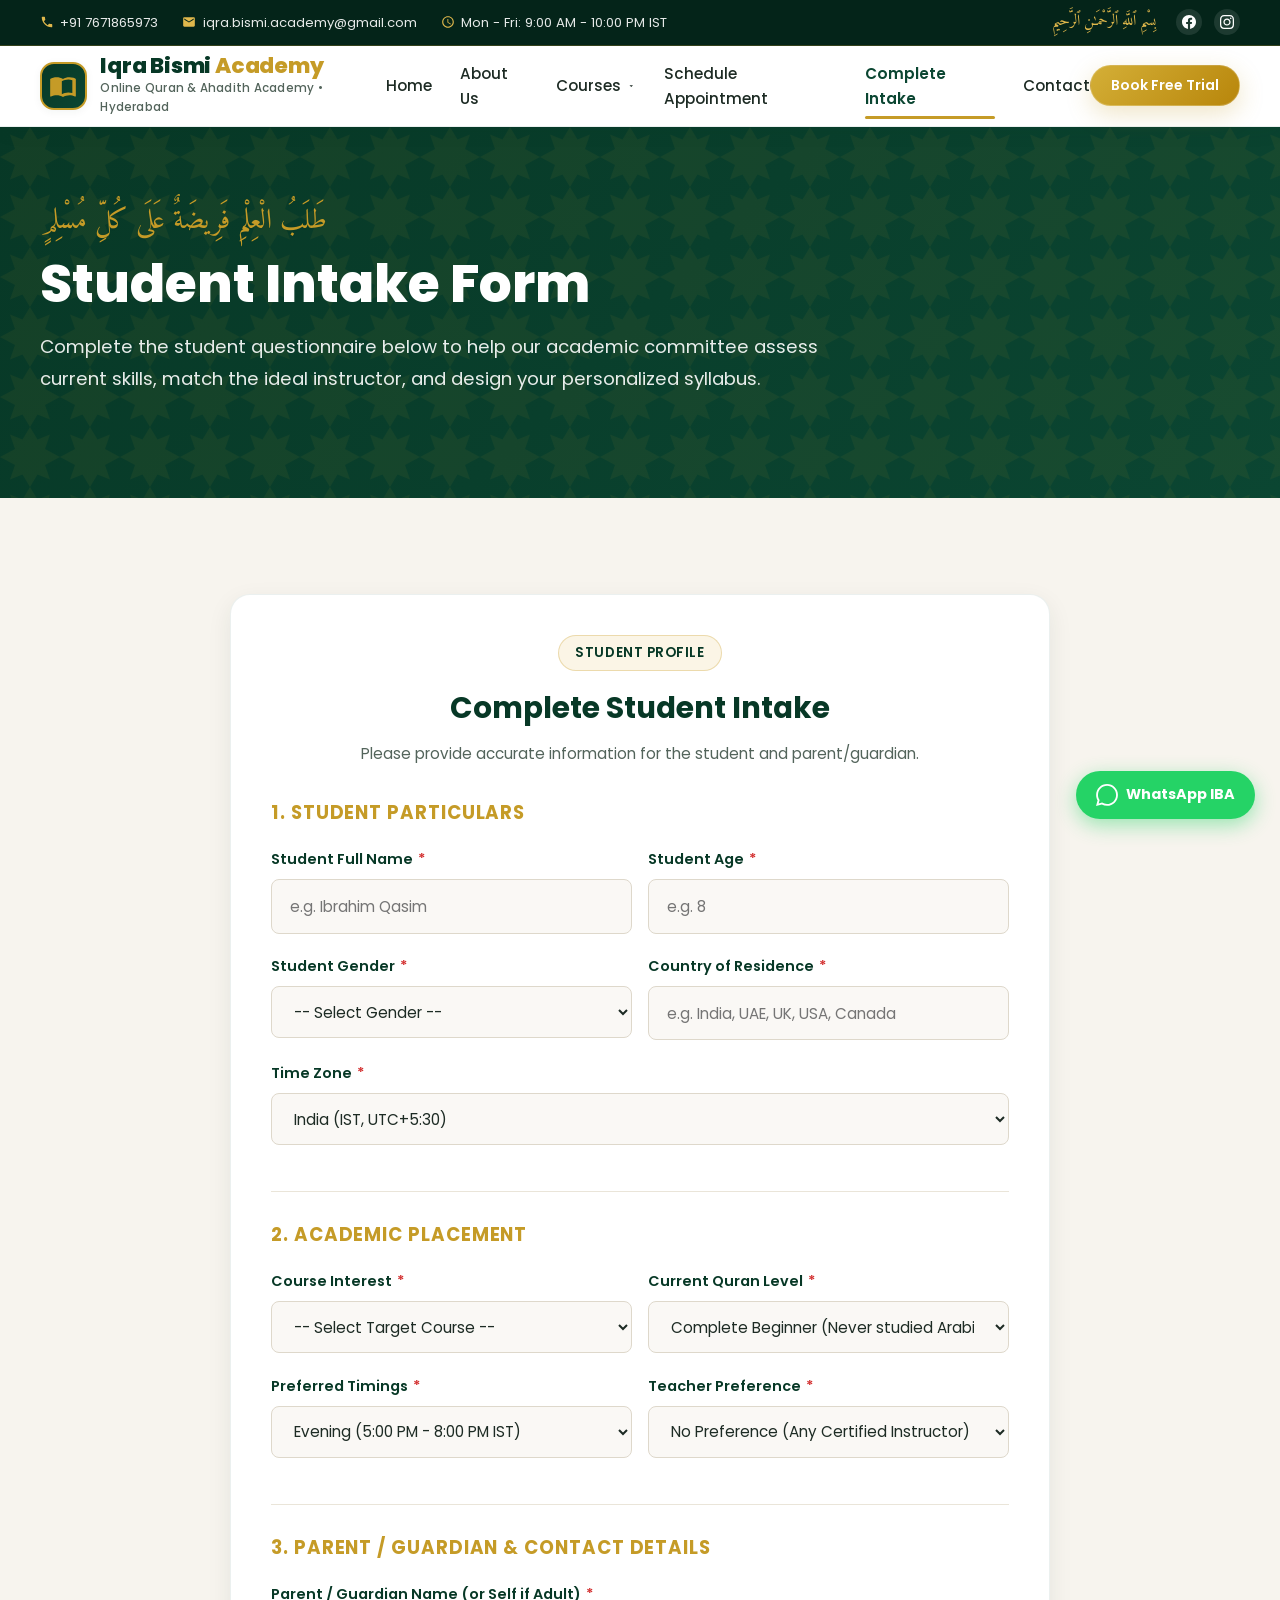
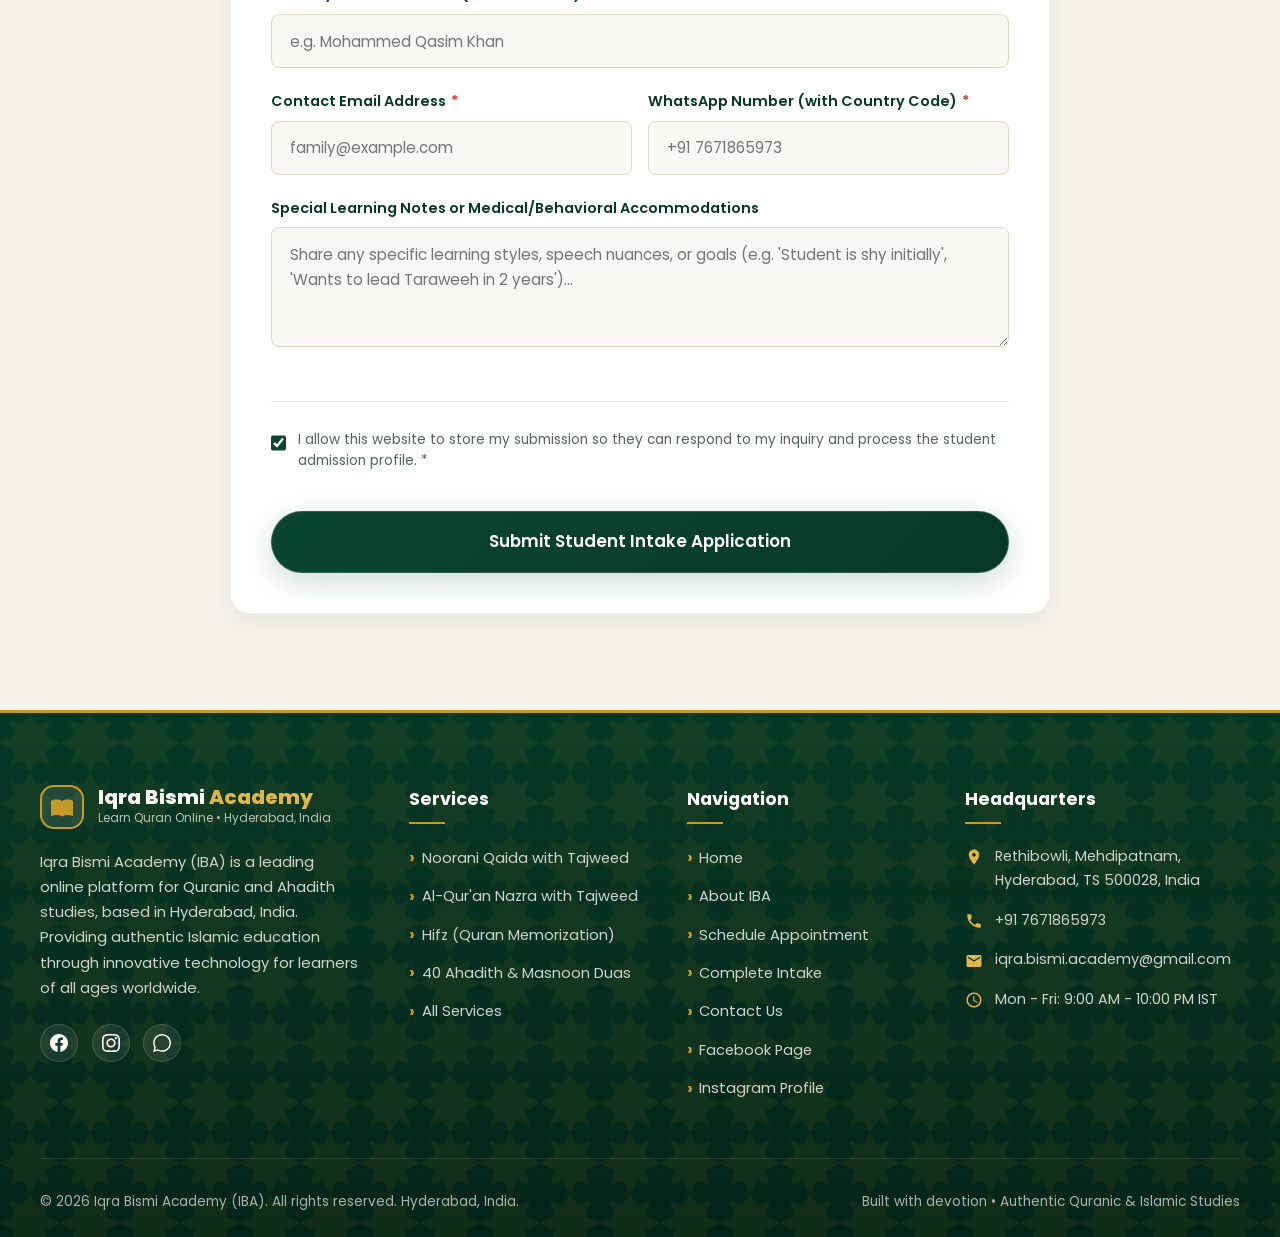
<file: intake-form.html>
<!DOCTYPE html>
<html lang="en">
<head>
  <meta charset="UTF-8">
  <meta name="viewport" content="width=device-width, initial-scale=1.0">
  <meta name="description" content="Complete the Student Intake Form for Iqra Bismi Academy. Register your student profile, Quranic proficiency, schedule preferences, and academic goals.">
  <meta name="keywords" content="Student Intake Form, Quran Academy Registration, Enroll in Quran Class, Iqra Bismi Academy Hyderabad">
  <meta name="author" content="Iqra Bismi Academy">

  <!-- Open Graph -->
  <meta property="og:type" content="website">
  <meta property="og:url" content="https://iqrabismiacademy.com/intake-form.html">
  <meta property="og:title" content="Complete Student Intake | Iqra Bismi Academy">
  <meta property="og:description" content="Official student enrollment and intake application for online Quran and Ahadith classes at Iqra Bismi Academy.">
  <meta property="og:image" content="images/hero-bg.jpg">

  <title>Complete Student Intake | Iqra Bismi Academy (IBA)</title>

  <!-- Google Fonts -->
  <link rel="preconnect" href="https://fonts.googleapis.com">
  <link rel="preconnect" href="https://fonts.gstatic.com" crossorigin>
  <link href="https://fonts.googleapis.com/css2?family=Amiri:ital,wght@0,400;0,700;1,400&family=Poppins:wght@300;400;500;600;700;800&family=Scheherazade+New:wght@600;700&display=swap" rel="stylesheet">

  <link rel="stylesheet" href="css/style.css">
</head>
<body>
  <a href="#main-content" class="skip-link">Skip to main content</a>

  <!-- Top Announcement Bar -->
  <aside class="top-bar" aria-label="Quick Contact & Working Hours">
    <div class="container top-bar-inner">
      <div class="top-bar-info">
        <div class="top-bar-item">
          <svg viewBox="0 0 24 24" aria-hidden="true"><path d="M6.62 10.79a15.053 15.053 0 006.59 6.59l2.2-2.2c.27-.27.67-.36 1.02-.24 1.12.37 2.33.57 3.57.57.55 0 1 .45 1 1V20c0 .55-.45 1-1 1-9.39 0-17-7.61-17-17 0-.55.45-1 1-1h3.5c.55 0 1 .45 1 1 0 1.25.2 2.45.57 3.57.11.35.03.74-.25 1.02l-2.2 2.2z"/></svg>
          <a href="tel:+917671865973">+91 7671865973</a>
        </div>
        <div class="top-bar-item">
          <svg viewBox="0 0 24 24" aria-hidden="true"><path d="M20 4H4c-1.1 0-1.99.9-1.99 2L2 18c0 1.1.9 2 2 2h16c1.1 0 2-.9 2-2V6c0-1.1-.9-2-2-2zm0 4l-8 5-8-5V6l8 5 8-5v2z"/></svg>
          <a href="mailto:iqra.bismi.academy@gmail.com">iqra.bismi.academy@gmail.com</a>
        </div>
        <div class="top-bar-item">
          <svg viewBox="0 0 24 24" aria-hidden="true"><path d="M11.99 2C6.47 2 2 6.48 2 12s4.47 10 9.99 10C17.52 22 22 17.52 22 12S17.52 2 11.99 2zM12 20c-4.42 0-8-3.58-8-8s3.58-8 8-8 8 3.58 8 8-3.58 8-8 8zm.5-13H11v6l5.25 3.15.75-1.23-4.5-2.67z"/></svg>
          <span>Mon - Fri: 9:00 AM - 10:00 PM IST</span>
        </div>
      </div>
      <div class="top-bar-social">
        <span class="arabic-text" dir="rtl" style="font-size: 0.95rem; color: #e0b84c; margin-right: 0.5rem;">بِسْمِ ٱللَّهِ ٱلرَّحْمَـٰنِ ٱلرَّحِيمِ</span>
        <a href="https://www.facebook.com/profile.php?id=61564295095199" target="_blank" rel="noopener noreferrer" aria-label="Visit IBA on Facebook">
          <svg viewBox="0 0 24 24"><path d="M24 12.073c0-6.627-5.373-12-12-12s-12 5.373-12 12c0 5.99 4.388 10.954 10.125 11.854v-8.385H7.078v-3.47h3.047V9.43c0-3.007 1.792-4.669 4.533-4.669 1.312 0 2.686.235 2.686.235v2.953H15.83c-1.491 0-1.956.925-1.956 1.874v2.25h3.328l-.532 3.47h-2.796v8.385C19.612 23.027 24 18.062 24 12.073z"/></svg>
        </a>
        <a href="https://www.instagram.com/iqra_bismi_academy" target="_blank" rel="noopener noreferrer" aria-label="Visit IBA on Instagram">
          <svg viewBox="0 0 24 24"><path d="M12 2.163c3.204 0 3.584.012 4.85.07 3.252.148 4.771 1.691 4.919 4.919.058 1.265.069 1.645.069 4.849 0 3.205-.012 3.584-.069 4.849-.149 3.225-1.664 4.771-4.919 4.919-1.266.058-1.644.07-4.85.07-3.204 0-3.584-.012-4.849-.07-3.26-.149-4.771-1.699-4.919-4.92-.058-1.265-.07-1.644-.07-4.849 0-3.204.013-3.583.07-4.849.149-3.227 1.664-4.771 4.919-4.919 1.266-.057 1.645-.069 4.849-.069zm0-2.163c-3.259 0-3.667.014-4.947.072-4.358.2-6.78 2.618-6.98 6.98-.059 1.281-.073 1.689-.073 4.948 0 3.259.014 3.668.072 4.948.2 4.358 2.618 6.78 6.98 6.98 1.281.058 1.689.072 4.948.072 3.259 0 3.668-.014 4.948-.072 4.354-.2 6.782-2.618 6.979-6.98.059-1.28.073-1.689.073-4.948 0-3.259-.014-3.667-.072-4.947-.196-4.354-2.617-6.78-6.979-6.98-1.281-.059-1.69-.073-4.949-.073zm0 5.838c-3.403 0-6.162 2.759-6.162 6.162s2.759 6.163 6.162 6.163 6.162-2.759 6.162-6.163c0-3.403-2.759-6.162-6.162-6.162zm0 10.162c-2.209 0-4-1.79-4-4 0-2.209 1.791-4 4-4s4 1.791 4 4c0 2.21-1.791 4-4 4zm6.406-11.845c-.796 0-1.441.645-1.441 1.44s.645 1.44 1.441 1.44c.795 0 1.439-.645 1.439-1.44s-.644-1.44-1.439-1.44z"/></svg>
        </a>
      </div>
    </div>
  </aside>

  <!-- Sticky Navbar -->
  <header class="site-header" id="navbar">
    <div class="container navbar">
      <a href="index.html" class="brand-logo" aria-label="Iqra Bismi Academy Home">
        <div class="brand-symbol">
          <svg viewBox="0 0 24 24"><path d="M21 5c-1.11-.35-2.33-.5-3.5-.5-1.95 0-4.05.4-5.5 1.5-1.45-1.1-3.55-1.5-5.5-1.5S2.45 4.9 1 6v14.65c0 .25.25.5.5.5.1 0 .15-.05.25-.05C3.1 20.45 5.05 20 6.5 20c1.95 0 4.05.4 5.5 1.5 1.35-.85 3.8-1.5 5.5-1.5 1.65 0 3.35.3 4.75 1.05.1.05.15.05.25.05.25 0 .5-.25.5-.5V6c-.6-.45-1.25-.75-2-1zm-1 13c-1.1-.35-2.3-.5-3.5-.5-1.7 0-4.15.65-5.5 1.5V8c1.35-.85 3.8-1.5 5.5-1.5 1.2 0 2.4.15 3.5.5v11z"/></svg>
        </div>
        <div class="brand-text">
          <span class="brand-name">Iqra Bismi <span>Academy</span></span>
          <span class="brand-tag">Online Quran &amp; Ahadith Academy • Hyderabad</span>
        </div>
      </a>

      <nav class="nav-menu" aria-label="Main Navigation">
        <a href="index.html" class="nav-link">Home</a>
        <a href="about.html" class="nav-link">About Us</a>
        <div class="nav-item-dropdown">
          <a href="index.html#services" class="nav-link dropdown-toggle" aria-haspopup="true" aria-expanded="false">
            Courses
            <svg viewBox="0 0 24 24"><path d="M7 10l5 5 5-5z"/></svg>
          </a>
          <div class="dropdown-menu">
            <a href="noorani-qaida.html" class="dropdown-item">Noorani Qaida with Tajweed</a>
            <a href="nazra-quran.html" class="dropdown-item">Al-Qur'an Nazra with Tajweed</a>
            <a href="hifz.html" class="dropdown-item">Hifz (Quran Memorization)</a>
            <a href="40-ahadith-duas.html" class="dropdown-item">40 Ahadith &amp; Masnoon Duas</a>
          </div>
        </div>
        <a href="scheduling.html" class="nav-link">Schedule Appointment</a>
        <a href="intake-form.html" class="nav-link active">Complete Intake</a>
        <a href="contact.html" class="nav-link">Contact</a>
      </nav>

      <div class="nav-actions">
        <a href="scheduling.html" class="btn btn-gold btn-sm">Book Free Trial</a>
        <button class="hamburger" aria-label="Toggle navigation menu" aria-expanded="false">
          <span></span>
          <span></span>
          <span></span>
        </button>
      </div>
    </div>
  </header>

  <!-- Mobile Drawer Menu -->
  <div class="mobile-nav-overlay"></div>
  <aside class="mobile-nav" aria-label="Mobile Navigation Drawer">
    <div>
      <div class="brand-logo" style="margin-bottom: 2rem;">
        <div class="brand-symbol">
          <svg viewBox="0 0 24 24"><path d="M21 5c-1.11-.35-2.33-.5-3.5-.5-1.95 0-4.05.4-5.5 1.5-1.45-1.1-3.55-1.5-5.5-1.5S2.45 4.9 1 6v14.65c0 .25.25.5.5.5.1 0 .15-.05.25-.05C3.1 20.45 5.05 20 6.5 20c1.95 0 4.05.4 5.5 1.5 1.35-.85 3.8-1.5 5.5-1.5 1.65 0 3.35.3 4.75 1.05.1.05.15.05.25.05.25 0 .5-.25.5-.5V6c-.6-.45-1.25-.75-2-1z"/></svg>
        </div>
        <div class="brand-text">
          <span class="brand-name">IBA <span>Hyderabad</span></span>
          <span class="brand-tag">Online Quran Academy</span>
        </div>
      </div>
      <div class="mobile-menu-links">
        <a href="index.html" class="mobile-menu-link">Home</a>
        <a href="about.html" class="mobile-menu-link">About IBA</a>
        <div style="padding: 0.5rem 0;">
          <span style="font-size: 0.8rem; text-transform: uppercase; color: #c59b27; font-weight: 700; letter-spacing: 0.05em; padding-left: 0.5rem;">Our Courses</span>
          <div class="mobile-submenu">
            <a href="noorani-qaida.html" class="mobile-submenu-link">• Noorani Qaida with Tajweed</a>
            <a href="nazra-quran.html" class="mobile-submenu-link">• Al-Qur'an Nazra with Tajweed</a>
            <a href="hifz.html" class="mobile-submenu-link">• Hifz (Memorization)</a>
            <a href="40-ahadith-duas.html" class="mobile-submenu-link">• 40 Ahadith &amp; Masnoon Duas</a>
          </div>
        </div>
        <a href="scheduling.html" class="mobile-menu-link">Schedule Appointment</a>
        <a href="intake-form.html" class="mobile-menu-link active">Complete Intake</a>
        <a href="contact.html" class="mobile-menu-link">Contact Us</a>
      </div>
    </div>
    <div class="mobile-nav-footer">
      <a href="scheduling.html" class="btn btn-primary btn-block" style="margin-bottom: 0.75rem;">Book a Free Trial</a>
      <p style="font-size: 0.85rem; color: #53645b; text-align: center;">
        Call: <a href="tel:+917671865973" style="font-weight: 600; color: #073826;">+91 7671865973</a>
      </p>
    </div>
  </aside>

  <!-- Main Content -->
  <main id="main-content">
    
    <!-- Hero Banner -->
    <section class="course-hero" aria-label="Intake Form Banner">
      <div class="pattern-overlay-gold"></div>
      <div class="container">
        <div class="course-hero-content reveal">
          <span class="arabic-tagline">طَلَبُ الْعِلْمِ فَرِيضَةٌ عَلَى كُلِّ مُسْلِمٍ</span>
          <h1 class="course-hero-title">Student Intake Form</h1>
          <p class="course-hero-desc">
            Complete the student questionnaire below to help our academic committee assess current skills, match the ideal instructor, and design your personalized syllabus.
          </p>
        </div>
      </div>
    </section>

    <!-- Main Intake Form Section -->
    <section class="section section-bg-alt" aria-label="Student Intake Application">
      <div class="container" style="max-width: 860px;">
        <div class="form-card reveal">
          <div style="text-align: center; margin-bottom: 2rem;">
            <div class="section-badge">Student Profile</div>
            <h2 style="font-size: 1.85rem; color: var(--primary-deep); font-weight: 700;">Complete Student Intake</h2>
            <p style="color: var(--text-muted); font-size: 0.95rem; margin-top: 0.5rem;">
              Please provide accurate information for the student and parent/guardian.
            </p>
          </div>

          <div class="form-alert" role="alert"></div>

          <form id="student-intake-form" novalidate>
            
            <!-- SECTION 1: Student Information -->
            <div style="border-bottom: 1.5px solid #eae5d9; padding-bottom: 1.5rem; margin-bottom: 1.75rem;">
              <h3 style="font-size: 1.15rem; color: var(--gold); text-transform: uppercase; letter-spacing: 0.05em; font-weight: 700; margin-bottom: 1.25rem;">
                1. Student Particulars
              </h3>

              <div class="form-row">
                <div class="form-group">
                  <label class="form-label" for="intake-name">Student Full Name <span class="req">*</span></label>
                  <input type="text" id="intake-name" class="form-control" placeholder="e.g. Ibrahim Qasim" required>
                </div>

                <div class="form-group">
                  <label class="form-label" for="intake-age">Student Age <span class="req">*</span></label>
                  <input type="number" id="intake-age" class="form-control" placeholder="e.g. 8" min="4" max="99" required>
                </div>
              </div>

              <div class="form-row">
                <div class="form-group">
                  <label class="form-label" for="intake-gender">Student Gender <span class="req">*</span></label>
                  <select id="intake-gender" class="form-control" required>
                    <option value="">-- Select Gender --</option>
                    <option value="Male / Boy">Male / Boy</option>
                    <option value="Female / Girl">Female / Girl</option>
                  </select>
                </div>

                <div class="form-group">
                  <label class="form-label" for="intake-country">Country of Residence <span class="req">*</span></label>
                  <input type="text" id="intake-country" class="form-control" placeholder="e.g. India, UAE, UK, USA, Canada" required>
                </div>
              </div>

              <div class="form-group">
                <label class="form-label" for="intake-timezone">Time Zone <span class="req">*</span></label>
                <select id="intake-timezone" class="form-control" required>
                  <option value="IST (India Standard Time - UTC+5:30)">India (IST, UTC+5:30)</option>
                  <option value="GST (Gulf Standard Time - UAE/Oman - UTC+4:00)">Gulf / UAE / Oman (GST, UTC+4:00)</option>
                  <option value="AST (Arabia Standard Time - Saudi/Qatar - UTC+3:00)">Saudi Arabia / Qatar (AST, UTC+3:00)</option>
                  <option value="GMT/BST (United Kingdom - London)">United Kingdom (GMT / BST)</option>
                  <option value="EST (US &amp; Canada Eastern Time)">US / Canada Eastern Time (EST/EDT)</option>
                  <option value="CST (US &amp; Canada Central Time)">US / Canada Central Time (CST/CDT)</option>
                  <option value="PST (US &amp; Canada Pacific Time)">US / Canada Pacific Time (PST/PDT)</option>
                  <option value="AEST (Australia Eastern Standard Time)">Australia (AEST/AEDT)</option>
                  <option value="Other Time Zone">Other Time Zone</option>
                </select>
              </div>
            </div>

            <!-- SECTION 2: Course & Learning Level -->
            <div style="border-bottom: 1.5px solid #eae5d9; padding-bottom: 1.5rem; margin-bottom: 1.75rem;">
              <h3 style="font-size: 1.15rem; color: var(--gold); text-transform: uppercase; letter-spacing: 0.05em; font-weight: 700; margin-bottom: 1.25rem;">
                2. Academic Placement
              </h3>

              <div class="form-row">
                <div class="form-group">
                  <label class="form-label" for="intake-course">Course Interest <span class="req">*</span></label>
                  <select id="intake-course" class="form-control" required>
                    <option value="">-- Select Target Course --</option>
                    <option value="Noorani Qaida with Tajweed">Noorani Qaida with Tajweed (Beginner)</option>
                    <option value="Al-Qur'an Nazra with Tajweed">Al-Qur'an Nazra with Tajweed (Full Reading)</option>
                    <option value="Hifz (Quran Memorization)">Hifz - Quran Memorization Track</option>
                    <option value="40 Ahadith &amp; Masnoon Duas">40 Ahadith &amp; Masnoon Duas</option>
                    <option value="Custom Combination Track">Custom Combination Track</option>
                  </select>
                </div>

                <div class="form-group">
                  <label class="form-label" for="intake-level">Current Quran Level <span class="req">*</span></label>
                  <select id="intake-level" class="form-control" required>
                    <option value="Complete Beginner (Never studied Arabic)">Complete Beginner (Never studied Arabic)</option>
                    <option value="Knows Arabic Alphabet (Cannot join letters)">Knows Alphabet (Cannot join letters)</option>
                    <option value="Reads Qaida (Struggles with Tajweed)">Reads Qaida (Needs Tajweed improvement)</option>
                    <option value="Reads Quran (Slow / Hesitant)">Reads Quran (Slow / Hesitant)</option>
                    <option value="Reads Quran Fluently (Wants Hifz)">Reads Quran Fluently (Ready for Hifz)</option>
                    <option value="Former Hafiz (Seeking Revision)">Former Hafiz (Seeking Revision / Dhor)</option>
                  </select>
                </div>
              </div>

              <div class="form-row">
                <div class="form-group">
                  <label class="form-label" for="intake-timings">Preferred Timings <span class="req">*</span></label>
                  <select id="intake-timings" class="form-control" required>
                    <option value="Morning (9:00 AM - 12:00 PM IST)">Morning (9:00 AM - 12:00 PM IST)</option>
                    <option value="Afternoon (2:00 PM - 5:00 PM IST)">Afternoon (2:00 PM - 5:00 PM IST)</option>
                    <option value="Evening (5:00 PM - 8:00 PM IST)" selected>Evening (5:00 PM - 8:00 PM IST)</option>
                    <option value="Night (8:00 PM - 10:00 PM IST)">Night (8:00 PM - 10:00 PM IST)</option>
                  </select>
                </div>

                <div class="form-group">
                  <label class="form-label" for="intake-teacher-pref">Teacher Preference <span class="req">*</span></label>
                  <select id="intake-teacher-pref" class="form-control" required>
                    <option value="No Preference">No Preference (Any Certified Instructor)</option>
                    <option value="Female Teacher Required">Female Teacher Required (Sister / Young Girl)</option>
                    <option value="Male Qari Required">Male Qari Required</option>
                  </select>
                </div>
              </div>
            </div>

            <!-- SECTION 3: Parent / Guardian & Contact -->
            <div style="border-bottom: 1.5px solid #eae5d9; padding-bottom: 1.5rem; margin-bottom: 1.75rem;">
              <h3 style="font-size: 1.15rem; color: var(--gold); text-transform: uppercase; letter-spacing: 0.05em; font-weight: 700; margin-bottom: 1.25rem;">
                3. Parent / Guardian &amp; Contact Details
              </h3>

              <div class="form-group">
                <label class="form-label" for="parent-name">Parent / Guardian Name (or Self if Adult) <span class="req">*</span></label>
                <input type="text" id="parent-name" class="form-control" placeholder="e.g. Mohammed Qasim Khan" required>
              </div>

              <div class="form-row">
                <div class="form-group">
                  <label class="form-label" for="intake-email">Contact Email Address <span class="req">*</span></label>
                  <input type="email" id="intake-email" class="form-control" placeholder="family@example.com" required>
                </div>

                <div class="form-group">
                  <label class="form-label" for="intake-phone">WhatsApp Number (with Country Code) <span class="req">*</span></label>
                  <input type="tel" id="intake-phone" class="form-control" placeholder="+91 7671865973" required>
                </div>
              </div>

              <div class="form-group">
                <label class="form-label" for="intake-notes">Special Learning Notes or Medical/Behavioral Accommodations</label>
                <textarea id="intake-notes" class="form-control" placeholder="Share any specific learning styles, speech nuances, or goals (e.g. 'Student is shy initially', 'Wants to lead Taraweeh in 2 years')..."></textarea>
              </div>
            </div>

            <!-- Mandatory Consent Checkbox -->
            <div class="form-consent">
              <input type="checkbox" id="intake-consent" required checked>
              <label for="intake-consent">
                I allow this website to store my submission so they can respond to my inquiry and process the student admission profile. <span class="req">*</span>
              </label>
            </div>

            <button type="submit" class="btn btn-primary btn-block btn-lg" style="margin-top: 1rem;">
              Submit Student Intake Application
            </button>
          </form>
        </div>
      </div>
    </section>

  </main>

  <!-- Global Footer -->
  <footer class="site-footer">
    <div class="pattern-overlay-gold"></div>
    <div class="container">
      <div class="footer-grid">
        <div class="footer-col-about">
          <div class="footer-logo">
            <div class="footer-logo-symbol">
              <svg viewBox="0 0 24 24"><path d="M21 5c-1.11-.35-2.33-.5-3.5-.5-1.95 0-4.05.4-5.5 1.5-1.45-1.1-3.55-1.5-5.5-1.5S2.45 4.9 1 6v14.65c0 .25.25.5.5.5.1 0 .15-.05.25-.05C3.1 20.45 5.05 20 6.5 20c1.95 0 4.05.4 5.5 1.5 1.35-.85 3.8-1.5 5.5-1.5 1.65 0 3.35.3 4.75 1.05.1.05.15.05.25.05.25 0 .5-.25.5-.5V6c-.6-.45-1.25-.75-2-1z"/></svg>
            </div>
            <div class="footer-logo-text">
              <h3>Iqra Bismi <span>Academy</span></h3>
              <p>Learn Quran Online • Hyderabad, India</p>
            </div>
          </div>
          <p class="footer-desc">
            Iqra Bismi Academy (IBA) is a leading online platform for Quranic and Ahadith studies, based in Hyderabad, India. Providing authentic Islamic education through innovative technology for learners of all ages worldwide.
          </p>
          <div class="footer-social">
            <a href="https://www.facebook.com/profile.php?id=61564295095199" target="_blank" rel="noopener noreferrer" class="footer-social-btn" aria-label="IBA on Facebook">
              <svg viewBox="0 0 24 24"><path d="M24 12.073c0-6.627-5.373-12-12-12s-12 5.373-12 12c0 5.99 4.388 10.954 10.125 11.854v-8.385H7.078v-3.47h3.047V9.43c0-3.007 1.792-4.669 4.533-4.669 1.312 0 2.686.235 2.686.235v2.953H15.83c-1.491 0-1.956.925-1.956 1.874v2.25h3.328l-.532 3.47h-2.796v8.385C19.612 23.027 24 18.062 24 12.073z"/></svg>
            </a>
            <a href="https://www.instagram.com/iqra_bismi_academy" target="_blank" rel="noopener noreferrer" class="footer-social-btn" aria-label="IBA on Instagram">
              <svg viewBox="0 0 24 24"><path d="M12 2.163c3.204 0 3.584.012 4.85.07 3.252.148 4.771 1.691 4.919 4.919.058 1.265.069 1.645.069 4.849 0 3.205-.012 3.584-.069 4.849-.149 3.225-1.664 4.771-4.919 4.919-1.266.058-1.644.07-4.85.07-3.204 0-3.584-.012-4.849-.07-3.26-.149-4.771-1.699-4.919-4.92-.058-1.265-.07-1.644-.07-4.849 0-3.204.013-3.583.07-4.849.149-3.227 1.664-4.771 4.919-4.919 1.266-.057 1.645-.069 4.849-.069zm0-2.163c-3.259 0-3.667.014-4.947.072-4.358.2-6.78 2.618-6.98 6.98-.059 1.281-.073 1.689-.073 4.948 0 3.259.014 3.668.072 4.948.2 4.358 2.618 6.78 6.98 6.98 1.281.058 1.689.072 4.948.072 3.259 0 3.668-.014 4.948-.072 4.354-.2 6.782-2.618 6.979-6.98.059-1.28.073-1.689.073-4.948 0-3.259-.014-3.667-.072-4.947-.196-4.354-2.617-6.78-6.979-6.98-1.281-.059-1.69-.073-4.949-.073zm0 5.838c-3.403 0-6.162 2.759-6.162 6.162s2.759 6.163 6.162 6.163 6.162-2.759 6.162-6.163c0-3.403-2.759-6.162-6.162-6.162zm0 10.162c-2.209 0-4-1.79-4-4 0-2.209 1.791-4 4-4s4 1.791 4 4c0 2.21-1.791 4-4 4zm6.406-11.845c-.796 0-1.441.645-1.441 1.44s.645 1.44 1.441 1.44c.795 0 1.439-.645 1.439-1.44s-.644-1.44-1.439-1.44z"/></svg>
            </a>
            <a href="https://wa.me/917671865973" target="_blank" rel="noopener noreferrer" class="footer-social-btn" aria-label="IBA on WhatsApp">
              <svg viewBox="0 0 24 24"><path d="M.057 24l1.687-6.163c-1.041-1.804-1.588-3.849-1.587-5.946.003-6.556 5.338-11.891 11.893-11.891 3.181.001 6.167 1.24 8.413 3.488 2.245 2.248 3.481 5.236 3.48 8.414-.003 6.557-5.338 11.892-11.893 11.892-1.99-.001-3.951-.5-5.688-1.448l-6.305 1.654zm6.597-3.807c1.676.995 3.276 1.591 5.392 1.592 5.448 0 9.886-4.434 9.889-9.885.002-5.462-4.415-9.89-9.881-9.892-5.452 0-9.887 4.434-9.889 9.884-.001 2.225.651 3.891 1.746 5.634l-.999 3.648 3.742-.981z"/></svg>
            </a>
          </div>
        </div>

        <div class="footer-col">
          <h4>Services</h4>
          <ul class="footer-links">
            <li class="footer-link-item"><a href="noorani-qaida.html">Noorani Qaida with Tajweed</a></li>
            <li class="footer-link-item"><a href="nazra-quran.html">Al-Qur'an Nazra with Tajweed</a></li>
            <li class="footer-link-item"><a href="hifz.html">Hifz (Quran Memorization)</a></li>
            <li class="footer-link-item"><a href="40-ahadith-duas.html">40 Ahadith &amp; Masnoon Duas</a></li>
            <li class="footer-link-item"><a href="index.html#services">All Services</a></li>
          </ul>
        </div>

        <div class="footer-col">
          <h4>Navigation</h4>
          <ul class="footer-links">
            <li class="footer-link-item"><a href="index.html">Home</a></li>
            <li class="footer-link-item"><a href="about.html">About IBA</a></li>
            <li class="footer-link-item"><a href="scheduling.html">Schedule Appointment</a></li>
            <li class="footer-link-item"><a href="intake-form.html">Complete Intake</a></li>
            <li class="footer-link-item"><a href="contact.html">Contact Us</a></li>
            <li class="footer-link-item"><a href="https://www.facebook.com/profile.php?id=61564295095199" target="_blank" rel="noopener noreferrer">Facebook Page</a></li>
            <li class="footer-link-item"><a href="https://www.instagram.com/iqra_bismi_academy" target="_blank" rel="noopener noreferrer">Instagram Profile</a></li>
          </ul>
        </div>

        <div class="footer-col">
          <h4>Headquarters</h4>
          <div class="footer-contact-list">
            <div class="footer-contact-item">
              <svg viewBox="0 0 24 24"><path d="M12 2C8.13 2 5 5.13 5 9c0 5.25 7 13 7 13s7-7.75 7-13c0-3.87-3.13-7-7-7zm0 9.5c-1.38 0-2.5-1.12-2.5-2.5s1.12-2.5 2.5-2.5 2.5 1.12 2.5 2.5-1.12 2.5-2.5 2.5z"/></svg>
              <span>Rethibowli, Mehdipatnam, Hyderabad, TS 500028, India</span>
            </div>
            <div class="footer-contact-item">
              <svg viewBox="0 0 24 24"><path d="M6.62 10.79a15.053 15.053 0 006.59 6.59l2.2-2.2c.27-.27.67-.36 1.02-.24 1.12.37 2.33.57 3.57.57.55 0 1 .45 1 1V20c0 .55-.45 1-1 1-9.39 0-17-7.61-17-17 0-.55.45-1 1-1h3.5c.55 0 1 .45 1 1 0 1.25.2 2.45.57 3.57.11.35.03.74-.25 1.02l-2.2 2.2z"/></svg>
              <a href="tel:+917671865973">+91 7671865973</a>
            </div>
            <div class="footer-contact-item">
              <svg viewBox="0 0 24 24"><path d="M20 4H4c-1.1 0-1.99.9-1.99 2L2 18c0 1.1.9 2 2 2h16c1.1 0 2-.9 2-2V6c0-1.1-.9-2-2-2zm0 4l-8 5-8-5V6l8 5 8-5v2z"/></svg>
              <a href="mailto:iqra.bismi.academy@gmail.com">iqra.bismi.academy@gmail.com</a>
            </div>
            <div class="footer-contact-item">
              <svg viewBox="0 0 24 24"><path d="M11.99 2C6.47 2 2 6.48 2 12s4.47 10 9.99 10C17.52 22 22 17.52 22 12S17.52 2 11.99 2zM12 20c-4.42 0-8-3.58-8-8s3.58-8 8-8 8 3.58 8 8-3.58 8-8 8zm.5-13H11v6l5.25 3.15.75-1.23-4.5-2.67z"/></svg>
              <span>Mon - Fri: 9:00 AM - 10:00 PM IST</span>
            </div>
          </div>
        </div>
      </div>

      <div class="footer-bottom">
        <p>&copy; 2026 Iqra Bismi Academy (IBA). All rights reserved. Hyderabad, India.</p>
        <p>Built with devotion • Authentic Quranic &amp; Islamic Studies</p>
      </div>
    </div>
  </footer>

  <aside class="floating-actions" aria-label="Floating Shortcuts">
    <a href="https://wa.me/917671865973" target="_blank" rel="noopener noreferrer" class="btn-whatsapp-float" aria-label="Chat on WhatsApp">
      <svg viewBox="0 0 24 24" aria-hidden="true"><path d="M.057 24l1.687-6.163c-1.041-1.804-1.588-3.849-1.587-5.946.003-6.556 5.338-11.891 11.893-11.891 3.181.001 6.167 1.24 8.413 3.488 2.245 2.248 3.481 5.236 3.48 8.414-.003 6.557-5.338 11.892-11.893 11.892-1.99-.001-3.951-.5-5.688-1.448l-6.305 1.654zm6.597-3.807c1.676.995 3.276 1.591 5.392 1.592 5.448 0 9.886-4.434 9.889-9.885.002-5.462-4.415-9.89-9.881-9.892-5.452 0-9.887 4.434-9.889 9.884-.001 2.225.651 3.891 1.746 5.634l-.999 3.648 3.742-.981z"/></svg>
      <span>WhatsApp IBA</span>
    </a>
    <button class="btn-back-to-top" aria-label="Back to top">
      <svg viewBox="0 0 24 24" aria-hidden="true"><path d="M7.41 15.41L12 10.83l4.59 4.58L18 14l-6-6-6 6z"/></svg>
    </button>
  </aside>

  <script src="js/main.js"></script>
</body>
</html>
</file>
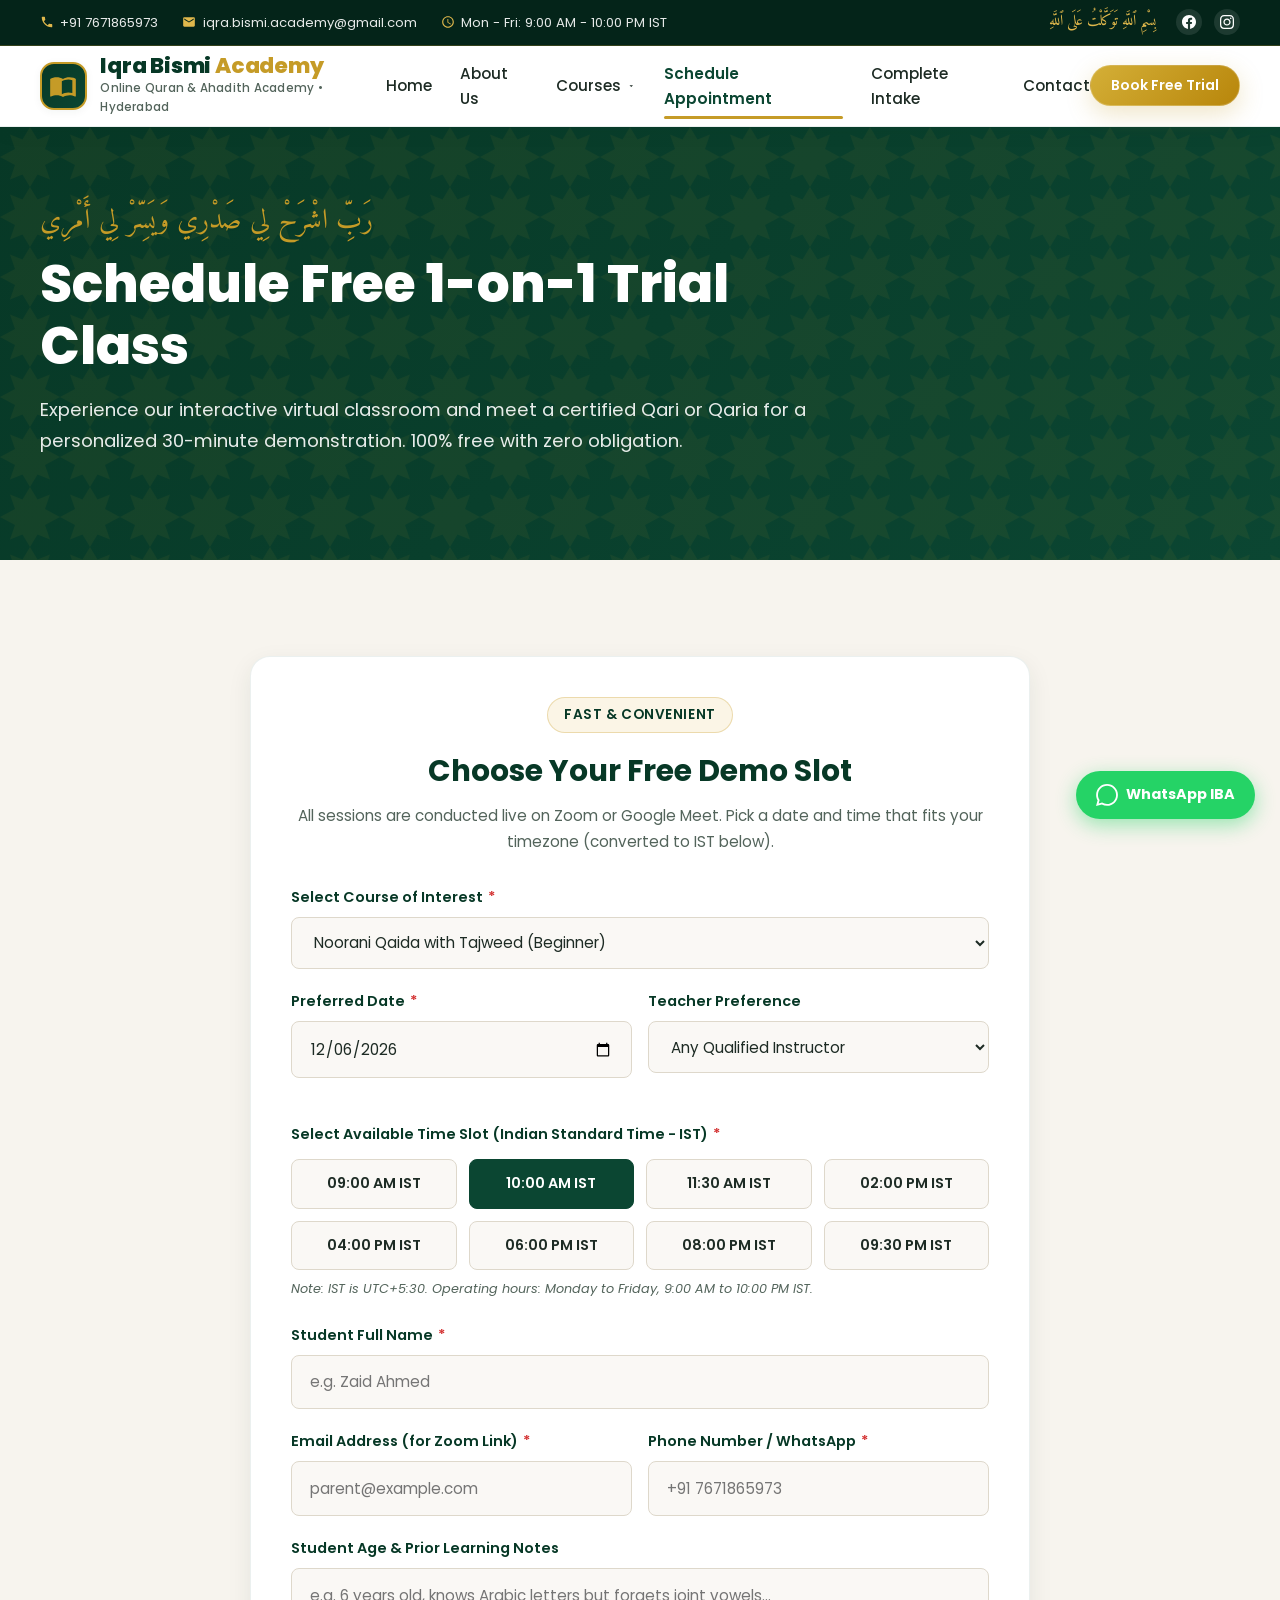
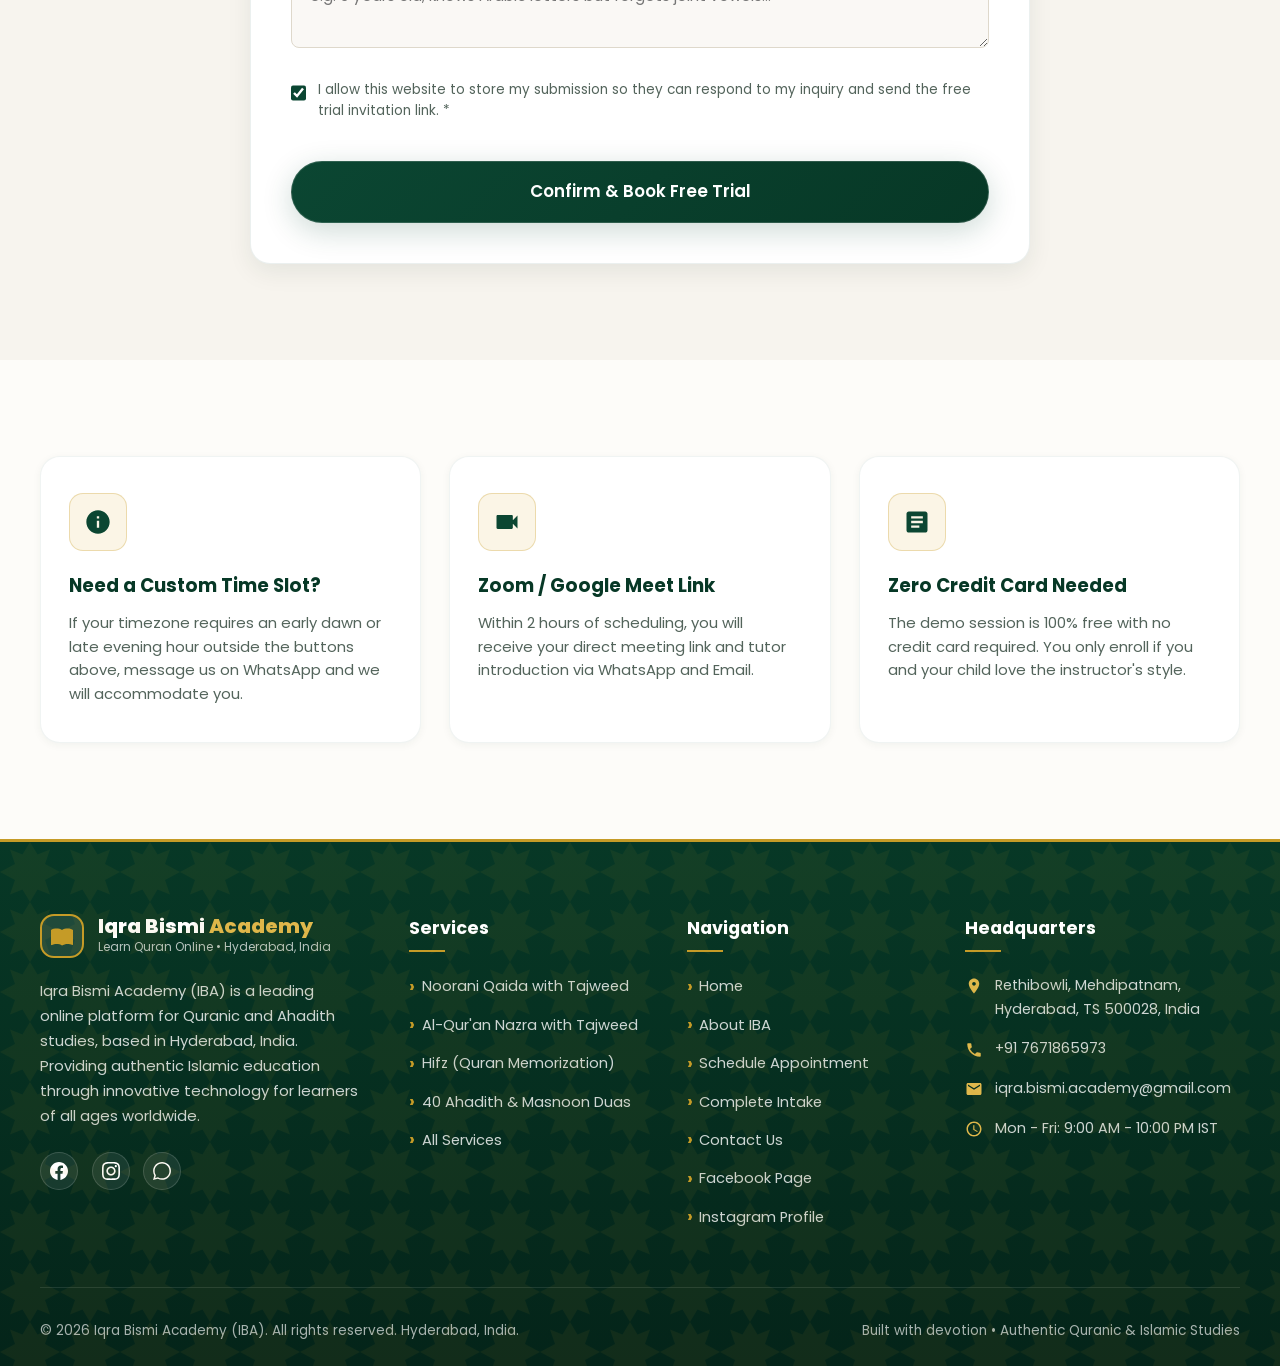
<file: scheduling.html>
<!DOCTYPE html>
<html lang="en">
<head>
  <meta charset="UTF-8">
  <meta name="viewport" content="width=device-width, initial-scale=1.0">
  <meta name="description" content="Schedule a free 1-on-1 demo trial class with Iqra Bismi Academy. Pick your preferred date, time slot, and course for online Quran and Ahadith learning from Hyderabad, India.">
  <meta name="keywords" content="Schedule Free Quran Trial, Book Quran Demo Class, Online Quran Appointment Hyderabad, Iqra Bismi Academy Trial">
  <meta name="author" content="Iqra Bismi Academy">

  <!-- Open Graph -->
  <meta property="og:type" content="website">
  <meta property="og:url" content="https://iqrabismiacademy.com/scheduling.html">
  <meta property="og:title" content="Schedule Free Trial Appointment | Iqra Bismi Academy">
  <meta property="og:description" content="Book a 30-minute free trial session with our certified Quran tutors. Pick your date and time slot easily.">
  <meta property="og:image" content="images/hero-bg.jpg">

  <title>Schedule Free Trial Appointment | Iqra Bismi Academy (IBA)</title>

  <!-- Google Fonts -->
  <link rel="preconnect" href="https://fonts.googleapis.com">
  <link rel="preconnect" href="https://fonts.gstatic.com" crossorigin>
  <link href="https://fonts.googleapis.com/css2?family=Amiri:ital,wght@0,400;0,700;1,400&family=Poppins:wght@300;400;500;600;700;800&family=Scheherazade+New:wght@600;700&display=swap" rel="stylesheet">

  <link rel="stylesheet" href="css/style.css">
</head>
<body>
  <a href="#main-content" class="skip-link">Skip to main content</a>

  <!-- Top Announcement Bar -->
  <aside class="top-bar" aria-label="Quick Contact & Working Hours">
    <div class="container top-bar-inner">
      <div class="top-bar-info">
        <div class="top-bar-item">
          <svg viewBox="0 0 24 24" aria-hidden="true"><path d="M6.62 10.79a15.053 15.053 0 006.59 6.59l2.2-2.2c.27-.27.67-.36 1.02-.24 1.12.37 2.33.57 3.57.57.55 0 1 .45 1 1V20c0 .55-.45 1-1 1-9.39 0-17-7.61-17-17 0-.55.45-1 1-1h3.5c.55 0 1 .45 1 1 0 1.25.2 2.45.57 3.57.11.35.03.74-.25 1.02l-2.2 2.2z"/></svg>
          <a href="tel:+917671865973">+91 7671865973</a>
        </div>
        <div class="top-bar-item">
          <svg viewBox="0 0 24 24" aria-hidden="true"><path d="M20 4H4c-1.1 0-1.99.9-1.99 2L2 18c0 1.1.9 2 2 2h16c1.1 0 2-.9 2-2V6c0-1.1-.9-2-2-2zm0 4l-8 5-8-5V6l8 5 8-5v2z"/></svg>
          <a href="mailto:iqra.bismi.academy@gmail.com">iqra.bismi.academy@gmail.com</a>
        </div>
        <div class="top-bar-item">
          <svg viewBox="0 0 24 24" aria-hidden="true"><path d="M11.99 2C6.47 2 2 6.48 2 12s4.47 10 9.99 10C17.52 22 22 17.52 22 12S17.52 2 11.99 2zM12 20c-4.42 0-8-3.58-8-8s3.58-8 8-8 8 3.58 8 8-3.58 8-8 8zm.5-13H11v6l5.25 3.15.75-1.23-4.5-2.67z"/></svg>
          <span>Mon - Fri: 9:00 AM - 10:00 PM IST</span>
        </div>
      </div>
      <div class="top-bar-social">
        <span class="arabic-text" dir="rtl" style="font-size: 0.95rem; color: #e0b84c; margin-right: 0.5rem;">بِسْمِ ٱللَّهِ تَوَكَّلْتُ عَلَى ٱللَّهِ</span>
        <a href="https://www.facebook.com/profile.php?id=61564295095199" target="_blank" rel="noopener noreferrer" aria-label="Visit IBA on Facebook">
          <svg viewBox="0 0 24 24"><path d="M24 12.073c0-6.627-5.373-12-12-12s-12 5.373-12 12c0 5.99 4.388 10.954 10.125 11.854v-8.385H7.078v-3.47h3.047V9.43c0-3.007 1.792-4.669 4.533-4.669 1.312 0 2.686.235 2.686.235v2.953H15.83c-1.491 0-1.956.925-1.956 1.874v2.25h3.328l-.532 3.47h-2.796v8.385C19.612 23.027 24 18.062 24 12.073z"/></svg>
        </a>
        <a href="https://www.instagram.com/iqra_bismi_academy" target="_blank" rel="noopener noreferrer" aria-label="Visit IBA on Instagram">
          <svg viewBox="0 0 24 24"><path d="M12 2.163c3.204 0 3.584.012 4.85.07 3.252.148 4.771 1.691 4.919 4.919.058 1.265.069 1.645.069 4.849 0 3.205-.012 3.584-.069 4.849-.149 3.225-1.664 4.771-4.919 4.919-1.266.058-1.644.07-4.85.07-3.204 0-3.584-.012-4.849-.07-3.26-.149-4.771-1.699-4.919-4.92-.058-1.265-.07-1.644-.07-4.849 0-3.204.013-3.583.07-4.849.149-3.227 1.664-4.771 4.919-4.919 1.266-.057 1.645-.069 4.849-.069zm0-2.163c-3.259 0-3.667.014-4.947.072-4.358.2-6.78 2.618-6.98 6.98-.059 1.281-.073 1.689-.073 4.948 0 3.259.014 3.668.072 4.948.2 4.358 2.618 6.78 6.98 6.98 1.281.058 1.689.072 4.948.072 3.259 0 3.668-.014 4.948-.072 4.354-.2 6.782-2.618 6.979-6.98.059-1.28.073-1.689.073-4.948 0-3.259-.014-3.667-.072-4.947-.196-4.354-2.617-6.78-6.979-6.98-1.281-.059-1.69-.073-4.949-.073zm0 5.838c-3.403 0-6.162 2.759-6.162 6.162s2.759 6.163 6.162 6.163 6.162-2.759 6.162-6.163c0-3.403-2.759-6.162-6.162-6.162zm0 10.162c-2.209 0-4-1.79-4-4 0-2.209 1.791-4 4-4s4 1.791 4 4c0 2.21-1.791 4-4 4zm6.406-11.845c-.796 0-1.441.645-1.441 1.44s.645 1.44 1.441 1.44c.795 0 1.439-.645 1.439-1.44s-.644-1.44-1.439-1.44z"/></svg>
        </a>
      </div>
    </div>
  </aside>

  <!-- Sticky Navbar -->
  <header class="site-header" id="navbar">
    <div class="container navbar">
      <a href="index.html" class="brand-logo" aria-label="Iqra Bismi Academy Home">
        <div class="brand-symbol">
          <svg viewBox="0 0 24 24"><path d="M21 5c-1.11-.35-2.33-.5-3.5-.5-1.95 0-4.05.4-5.5 1.5-1.45-1.1-3.55-1.5-5.5-1.5S2.45 4.9 1 6v14.65c0 .25.25.5.5.5.1 0 .15-.05.25-.05C3.1 20.45 5.05 20 6.5 20c1.95 0 4.05.4 5.5 1.5 1.35-.85 3.8-1.5 5.5-1.5 1.65 0 3.35.3 4.75 1.05.1.05.15.05.25.05.25 0 .5-.25.5-.5V6c-.6-.45-1.25-.75-2-1zm-1 13c-1.1-.35-2.3-.5-3.5-.5-1.7 0-4.15.65-5.5 1.5V8c1.35-.85 3.8-1.5 5.5-1.5 1.2 0 2.4.15 3.5.5v11z"/></svg>
        </div>
        <div class="brand-text">
          <span class="brand-name">Iqra Bismi <span>Academy</span></span>
          <span class="brand-tag">Online Quran &amp; Ahadith Academy • Hyderabad</span>
        </div>
      </a>

      <nav class="nav-menu" aria-label="Main Navigation">
        <a href="index.html" class="nav-link">Home</a>
        <a href="about.html" class="nav-link">About Us</a>
        <div class="nav-item-dropdown">
          <a href="index.html#services" class="nav-link dropdown-toggle" aria-haspopup="true" aria-expanded="false">
            Courses
            <svg viewBox="0 0 24 24"><path d="M7 10l5 5 5-5z"/></svg>
          </a>
          <div class="dropdown-menu">
            <a href="noorani-qaida.html" class="dropdown-item">Noorani Qaida with Tajweed</a>
            <a href="nazra-quran.html" class="dropdown-item">Al-Qur'an Nazra with Tajweed</a>
            <a href="hifz.html" class="dropdown-item">Hifz (Quran Memorization)</a>
            <a href="40-ahadith-duas.html" class="dropdown-item">40 Ahadith &amp; Masnoon Duas</a>
          </div>
        </div>
        <a href="scheduling.html" class="nav-link active">Schedule Appointment</a>
        <a href="intake-form.html" class="nav-link">Complete Intake</a>
        <a href="contact.html" class="nav-link">Contact</a>
      </nav>

      <div class="nav-actions">
        <a href="scheduling.html" class="btn btn-gold btn-sm">Book Free Trial</a>
        <button class="hamburger" aria-label="Toggle navigation menu" aria-expanded="false">
          <span></span>
          <span></span>
          <span></span>
        </button>
      </div>
    </div>
  </header>

  <!-- Mobile Drawer Menu -->
  <div class="mobile-nav-overlay"></div>
  <aside class="mobile-nav" aria-label="Mobile Navigation Drawer">
    <div>
      <div class="brand-logo" style="margin-bottom: 2rem;">
        <div class="brand-symbol">
          <svg viewBox="0 0 24 24"><path d="M21 5c-1.11-.35-2.33-.5-3.5-.5-1.95 0-4.05.4-5.5 1.5-1.45-1.1-3.55-1.5-5.5-1.5S2.45 4.9 1 6v14.65c0 .25.25.5.5.5.1 0 .15-.05.25-.05C3.1 20.45 5.05 20 6.5 20c1.95 0 4.05.4 5.5 1.5 1.35-.85 3.8-1.5 5.5-1.5 1.65 0 3.35.3 4.75 1.05.1.05.15.05.25.05.25 0 .5-.25.5-.5V6c-.6-.45-1.25-.75-2-1z"/></svg>
        </div>
        <div class="brand-text">
          <span class="brand-name">IBA <span>Hyderabad</span></span>
          <span class="brand-tag">Online Quran Academy</span>
        </div>
      </div>
      <div class="mobile-menu-links">
        <a href="index.html" class="mobile-menu-link">Home</a>
        <a href="about.html" class="mobile-menu-link">About IBA</a>
        <div style="padding: 0.5rem 0;">
          <span style="font-size: 0.8rem; text-transform: uppercase; color: #c59b27; font-weight: 700; letter-spacing: 0.05em; padding-left: 0.5rem;">Our Courses</span>
          <div class="mobile-submenu">
            <a href="noorani-qaida.html" class="mobile-submenu-link">• Noorani Qaida with Tajweed</a>
            <a href="nazra-quran.html" class="mobile-submenu-link">• Al-Qur'an Nazra with Tajweed</a>
            <a href="hifz.html" class="mobile-submenu-link">• Hifz (Memorization)</a>
            <a href="40-ahadith-duas.html" class="mobile-submenu-link">• 40 Ahadith &amp; Masnoon Duas</a>
          </div>
        </div>
        <a href="scheduling.html" class="mobile-menu-link active">Schedule Appointment</a>
        <a href="intake-form.html" class="mobile-menu-link">Complete Intake</a>
        <a href="contact.html" class="mobile-menu-link">Contact Us</a>
      </div>
    </div>
    <div class="mobile-nav-footer">
      <a href="scheduling.html" class="btn btn-primary btn-block" style="margin-bottom: 0.75rem;">Book a Free Trial</a>
      <p style="font-size: 0.85rem; color: #53645b; text-align: center;">
        Call: <a href="tel:+917671865973" style="font-weight: 600; color: #073826;">+91 7671865973</a>
      </p>
    </div>
  </aside>

  <!-- Main Content -->
  <main id="main-content">
    
    <!-- Hero Banner -->
    <section class="course-hero" aria-label="Scheduling Banner">
      <div class="pattern-overlay-gold"></div>
      <div class="container">
        <div class="course-hero-content reveal">
          <span class="arabic-tagline">رَبِّ اشْرَحْ لِي صَدْرِي وَيَسِّرْ لِي أَمْرِي</span>
          <h1 class="course-hero-title">Schedule Free 1-on-1 Trial Class</h1>
          <p class="course-hero-desc">
            Experience our interactive virtual classroom and meet a certified Qari or Qaria for a personalized 30-minute demonstration. 100% free with zero obligation.
          </p>
        </div>
      </div>
    </section>

    <!-- Appointment Scheduling Form Section -->
    <section class="section section-bg-alt" aria-label="Appointment Form Section">
      <div class="container" style="max-width: 820px;">
        <div class="form-card reveal">
          <div style="text-align: center; margin-bottom: 2rem;">
            <div class="section-badge">Fast &amp; Convenient</div>
            <h2 style="font-size: 1.85rem; color: var(--primary-deep); font-weight: 700;">Choose Your Free Demo Slot</h2>
            <p style="color: var(--text-muted); font-size: 0.95rem; margin-top: 0.5rem;">
              All sessions are conducted live on Zoom or Google Meet. Pick a date and time that fits your timezone (converted to IST below).
            </p>
          </div>

          <div class="form-alert" role="alert"></div>

          <form id="schedule-appointment-form" novalidate>
            <!-- Step 1: Course Selection -->
            <div class="form-group">
              <label class="form-label" for="course-select">Select Course of Interest <span class="req">*</span></label>
              <select id="course-select" class="form-control" required>
                <option value="">-- Choose Course --</option>
                <option value="Noorani Qaida with Tajweed" selected>Noorani Qaida with Tajweed (Beginner)</option>
                <option value="Al-Qur'an Nazra with Tajweed">Al-Qur'an Nazra with Tajweed (Reading &amp; Fluency)</option>
                <option value="Hifz (Quran Memorization)">Hifz - Quran Memorization Program</option>
                <option value="40 Ahadith &amp; Masnoon Duas">40 Ahadith &amp; Masnoon Duas</option>
              </select>
            </div>

            <!-- Step 2: Date Picker -->
            <div class="form-row">
              <div class="form-group">
                <label class="form-label" for="appointment-date">Preferred Date <span class="req">*</span></label>
                <input type="date" id="appointment-date" class="form-control" required>
              </div>

              <div class="form-group">
                <label class="form-label" for="teacher-pref">Teacher Preference</label>
                <select id="teacher-pref" class="form-control">
                  <option value="No Preference">Any Qualified Instructor</option>
                  <option value="Female Teacher">Female Teacher (Sister/Kids)</option>
                  <option value="Male Teacher">Male Teacher (Sheikh/Qari)</option>
                </select>
              </div>
            </div>

            <!-- Step 3: Interactive Time Slots -->
            <div class="slot-picker-group">
              <label class="form-label">Select Available Time Slot (Indian Standard Time - IST) <span class="req">*</span></label>
              <input type="hidden" id="selected-time-slot" value="10:00 AM" required>
              <div class="slot-grid">
                <!-- DUMMY DATA -->
                <button type="button" class="slot-btn" data-slot="09:00 AM">09:00 AM IST</button>
                <button type="button" class="slot-btn selected" data-slot="10:00 AM">10:00 AM IST</button>
                <button type="button" class="slot-btn" data-slot="11:30 AM">11:30 AM IST</button>
                <button type="button" class="slot-btn" data-slot="02:00 PM">02:00 PM IST</button>
                <button type="button" class="slot-btn" data-slot="04:00 PM">04:00 PM IST</button>
                <button type="button" class="slot-btn" data-slot="06:00 PM">06:00 PM IST</button>
                <button type="button" class="slot-btn" data-slot="08:00 PM">08:00 PM IST</button>
                <button type="button" class="slot-btn" data-slot="09:30 PM">09:30 PM IST</button>
              </div>
              <p style="font-size: 0.8rem; color: var(--text-muted); margin-top: 0.5rem;">
                <em>Note: IST is UTC+5:30. Operating hours: Monday to Friday, 9:00 AM to 10:00 PM IST.</em>
              </p>
            </div>

            <!-- Step 4: Contact Information -->
            <div class="form-group">
              <label class="form-label" for="student-name">Student Full Name <span class="req">*</span></label>
              <input type="text" id="student-name" class="form-control" placeholder="e.g. Zaid Ahmed" required>
            </div>

            <div class="form-row">
              <div class="form-group">
                <label class="form-label" for="student-email">Email Address (for Zoom Link) <span class="req">*</span></label>
                <input type="email" id="student-email" class="form-control" placeholder="parent@example.com" required>
              </div>

              <div class="form-group">
                <label class="form-label" for="student-phone">Phone Number / WhatsApp <span class="req">*</span></label>
                <input type="tel" id="student-phone" class="form-control" placeholder="+91 7671865973" required>
              </div>
            </div>

            <div class="form-group">
              <label class="form-label" for="additional-notes">Student Age &amp; Prior Learning Notes</label>
              <textarea id="additional-notes" class="form-control" style="min-height: 80px;" placeholder="e.g. 6 years old, knows Arabic letters but forgets joint vowels..."></textarea>
            </div>

            <!-- Mandatory Consent Checkbox -->
            <div class="form-consent">
              <input type="checkbox" id="schedule-consent" required checked>
              <label for="schedule-consent">
                I allow this website to store my submission so they can respond to my inquiry and send the free trial invitation link. <span class="req">*</span>
              </label>
            </div>

            <button type="submit" class="btn btn-primary btn-block btn-lg" style="margin-top: 1rem;">
              Confirm &amp; Book Free Trial
            </button>
          </form>

          <!-- Interactive Confirmation Output Container -->
          <div id="appointment-confirmation" style="display: none;" role="region" aria-live="polite"></div>
        </div>
      </div>
    </section>

    <!-- Support Information Strip -->
    <section class="section" aria-label="Support Information">
      <div class="container">
        <div class="benefits-grid">
          <div class="benefit-card reveal">
            <div class="benefit-icon">
              <svg viewBox="0 0 24 24"><path d="M12 2C6.48 2 2 6.48 2 12s4.48 10 10 10 10-4.48 10-10S17.52 2 12 2zm1 15h-2v-6h2v6zm0-8h-2V7h2v2z"/></svg>
            </div>
            <h3 class="benefit-title">Need a Custom Time Slot?</h3>
            <p class="benefit-desc">If your timezone requires an early dawn or late evening hour outside the buttons above, message us on WhatsApp and we will accommodate you.</p>
          </div>

          <div class="benefit-card reveal delay-1">
            <div class="benefit-icon">
              <svg viewBox="0 0 24 24"><path d="M17 10.5V7c0-.55-.45-1-1-1H4c-.55 0-1 .45-1 1v10c0 .55.45 1 1 1h12c.55 0 1-.45 1-1v-3.5l4 4v-11l-4 4z"/></svg>
            </div>
            <h3 class="benefit-title">Zoom / Google Meet Link</h3>
            <p class="benefit-desc">Within 2 hours of scheduling, you will receive your direct meeting link and tutor introduction via WhatsApp and Email.</p>
          </div>

          <div class="benefit-card reveal delay-2">
            <div class="benefit-icon">
              <svg viewBox="0 0 24 24"><path d="M19 3H5c-1.1 0-2 .9-2 2v14c0 1.1.9 2 2 2h14c1.1 0 2-.9 2-2V5c0-1.1-.9-2-2-2zm-5 14H7v-2h7v2zm3-4H7v-2h10v2zm0-4H7V7h10v2z"/></svg>
            </div>
            <h3 class="benefit-title">Zero Credit Card Needed</h3>
            <p class="benefit-desc">The demo session is 100% free with no credit card required. You only enroll if you and your child love the instructor's style.</p>
          </div>
        </div>
      </div>
    </section>

  </main>

  <!-- Global Footer -->
  <footer class="site-footer">
    <div class="pattern-overlay-gold"></div>
    <div class="container">
      <div class="footer-grid">
        <div class="footer-col-about">
          <div class="footer-logo">
            <div class="footer-logo-symbol">
              <svg viewBox="0 0 24 24"><path d="M21 5c-1.11-.35-2.33-.5-3.5-.5-1.95 0-4.05.4-5.5 1.5-1.45-1.1-3.55-1.5-5.5-1.5S2.45 4.9 1 6v14.65c0 .25.25.5.5.5.1 0 .15-.05.25-.05C3.1 20.45 5.05 20 6.5 20c1.95 0 4.05.4 5.5 1.5 1.35-.85 3.8-1.5 5.5-1.5 1.65 0 3.35.3 4.75 1.05.1.05.15.05.25.05.25 0 .5-.25.5-.5V6c-.6-.45-1.25-.75-2-1z"/></svg>
            </div>
            <div class="footer-logo-text">
              <h3>Iqra Bismi <span>Academy</span></h3>
              <p>Learn Quran Online • Hyderabad, India</p>
            </div>
          </div>
          <p class="footer-desc">
            Iqra Bismi Academy (IBA) is a leading online platform for Quranic and Ahadith studies, based in Hyderabad, India. Providing authentic Islamic education through innovative technology for learners of all ages worldwide.
          </p>
          <div class="footer-social">
            <a href="https://www.facebook.com/profile.php?id=61564295095199" target="_blank" rel="noopener noreferrer" class="footer-social-btn" aria-label="IBA on Facebook">
              <svg viewBox="0 0 24 24"><path d="M24 12.073c0-6.627-5.373-12-12-12s-12 5.373-12 12c0 5.99 4.388 10.954 10.125 11.854v-8.385H7.078v-3.47h3.047V9.43c0-3.007 1.792-4.669 4.533-4.669 1.312 0 2.686.235 2.686.235v2.953H15.83c-1.491 0-1.956.925-1.956 1.874v2.25h3.328l-.532 3.47h-2.796v8.385C19.612 23.027 24 18.062 24 12.073z"/></svg>
            </a>
            <a href="https://www.instagram.com/iqra_bismi_academy" target="_blank" rel="noopener noreferrer" class="footer-social-btn" aria-label="IBA on Instagram">
              <svg viewBox="0 0 24 24"><path d="M12 2.163c3.204 0 3.584.012 4.85.07 3.252.148 4.771 1.691 4.919 4.919.058 1.265.069 1.645.069 4.849 0 3.205-.012 3.584-.069 4.849-.149 3.225-1.664 4.771-4.919 4.919-1.266.058-1.644.07-4.85.07-3.204 0-3.584-.012-4.849-.07-3.26-.149-4.771-1.699-4.919-4.92-.058-1.265-.07-1.644-.07-4.849 0-3.204.013-3.583.07-4.849.149-3.227 1.664-4.771 4.919-4.919 1.266-.057 1.645-.069 4.849-.069zm0-2.163c-3.259 0-3.667.014-4.947.072-4.358.2-6.78 2.618-6.98 6.98-.059 1.281-.073 1.689-.073 4.948 0 3.259.014 3.668.072 4.948.2 4.358 2.618 6.78 6.98 6.98 1.281.058 1.689.072 4.948.072 3.259 0 3.668-.014 4.948-.072 4.354-.2 6.782-2.618 6.979-6.98.059-1.28.073-1.689.073-4.948 0-3.259-.014-3.667-.072-4.947-.196-4.354-2.617-6.78-6.979-6.98-1.281-.059-1.69-.073-4.949-.073zm0 5.838c-3.403 0-6.162 2.759-6.162 6.162s2.759 6.163 6.162 6.163 6.162-2.759 6.162-6.163c0-3.403-2.759-6.162-6.162-6.162zm0 10.162c-2.209 0-4-1.79-4-4 0-2.209 1.791-4 4-4s4 1.791 4 4c0 2.21-1.791 4-4 4zm6.406-11.845c-.796 0-1.441.645-1.441 1.44s.645 1.44 1.441 1.44c.795 0 1.439-.645 1.439-1.44s-.644-1.44-1.439-1.44z"/></svg>
            </a>
            <a href="https://wa.me/917671865973" target="_blank" rel="noopener noreferrer" class="footer-social-btn" aria-label="IBA on WhatsApp">
              <svg viewBox="0 0 24 24"><path d="M.057 24l1.687-6.163c-1.041-1.804-1.588-3.849-1.587-5.946.003-6.556 5.338-11.891 11.893-11.891 3.181.001 6.167 1.24 8.413 3.488 2.245 2.248 3.481 5.236 3.48 8.414-.003 6.557-5.338 11.892-11.893 11.892-1.99-.001-3.951-.5-5.688-1.448l-6.305 1.654zm6.597-3.807c1.676.995 3.276 1.591 5.392 1.592 5.448 0 9.886-4.434 9.889-9.885.002-5.462-4.415-9.89-9.881-9.892-5.452 0-9.887 4.434-9.889 9.884-.001 2.225.651 3.891 1.746 5.634l-.999 3.648 3.742-.981z"/></svg>
            </a>
          </div>
        </div>

        <div class="footer-col">
          <h4>Services</h4>
          <ul class="footer-links">
            <li class="footer-link-item"><a href="noorani-qaida.html">Noorani Qaida with Tajweed</a></li>
            <li class="footer-link-item"><a href="nazra-quran.html">Al-Qur'an Nazra with Tajweed</a></li>
            <li class="footer-link-item"><a href="hifz.html">Hifz (Quran Memorization)</a></li>
            <li class="footer-link-item"><a href="40-ahadith-duas.html">40 Ahadith &amp; Masnoon Duas</a></li>
            <li class="footer-link-item"><a href="index.html#services">All Services</a></li>
          </ul>
        </div>

        <div class="footer-col">
          <h4>Navigation</h4>
          <ul class="footer-links">
            <li class="footer-link-item"><a href="index.html">Home</a></li>
            <li class="footer-link-item"><a href="about.html">About IBA</a></li>
            <li class="footer-link-item"><a href="scheduling.html">Schedule Appointment</a></li>
            <li class="footer-link-item"><a href="intake-form.html">Complete Intake</a></li>
            <li class="footer-link-item"><a href="contact.html">Contact Us</a></li>
            <li class="footer-link-item"><a href="https://www.facebook.com/profile.php?id=61564295095199" target="_blank" rel="noopener noreferrer">Facebook Page</a></li>
            <li class="footer-link-item"><a href="https://www.instagram.com/iqra_bismi_academy" target="_blank" rel="noopener noreferrer">Instagram Profile</a></li>
          </ul>
        </div>

        <div class="footer-col">
          <h4>Headquarters</h4>
          <div class="footer-contact-list">
            <div class="footer-contact-item">
              <svg viewBox="0 0 24 24"><path d="M12 2C8.13 2 5 5.13 5 9c0 5.25 7 13 7 13s7-7.75 7-13c0-3.87-3.13-7-7-7zm0 9.5c-1.38 0-2.5-1.12-2.5-2.5s1.12-2.5 2.5-2.5 2.5 1.12 2.5 2.5-1.12 2.5-2.5 2.5z"/></svg>
              <span>Rethibowli, Mehdipatnam, Hyderabad, TS 500028, India</span>
            </div>
            <div class="footer-contact-item">
              <svg viewBox="0 0 24 24"><path d="M6.62 10.79a15.053 15.053 0 006.59 6.59l2.2-2.2c.27-.27.67-.36 1.02-.24 1.12.37 2.33.57 3.57.57.55 0 1 .45 1 1V20c0 .55-.45 1-1 1-9.39 0-17-7.61-17-17 0-.55.45-1 1-1h3.5c.55 0 1 .45 1 1 0 1.25.2 2.45.57 3.57.11.35.03.74-.25 1.02l-2.2 2.2z"/></svg>
              <a href="tel:+917671865973">+91 7671865973</a>
            </div>
            <div class="footer-contact-item">
              <svg viewBox="0 0 24 24"><path d="M20 4H4c-1.1 0-1.99.9-1.99 2L2 18c0 1.1.9 2 2 2h16c1.1 0 2-.9 2-2V6c0-1.1-.9-2-2-2zm0 4l-8 5-8-5V6l8 5 8-5v2z"/></svg>
              <a href="mailto:iqra.bismi.academy@gmail.com">iqra.bismi.academy@gmail.com</a>
            </div>
            <div class="footer-contact-item">
              <svg viewBox="0 0 24 24"><path d="M11.99 2C6.47 2 2 6.48 2 12s4.47 10 9.99 10C17.52 22 22 17.52 22 12S17.52 2 11.99 2zM12 20c-4.42 0-8-3.58-8-8s3.58-8 8-8 8 3.58 8 8-3.58 8-8 8zm.5-13H11v6l5.25 3.15.75-1.23-4.5-2.67z"/></svg>
              <span>Mon - Fri: 9:00 AM - 10:00 PM IST</span>
            </div>
          </div>
        </div>
      </div>

      <div class="footer-bottom">
        <p>&copy; 2026 Iqra Bismi Academy (IBA). All rights reserved. Hyderabad, India.</p>
        <p>Built with devotion • Authentic Quranic &amp; Islamic Studies</p>
      </div>
    </div>
  </footer>

  <aside class="floating-actions" aria-label="Floating Shortcuts">
    <a href="https://wa.me/917671865973" target="_blank" rel="noopener noreferrer" class="btn-whatsapp-float" aria-label="Chat on WhatsApp">
      <svg viewBox="0 0 24 24" aria-hidden="true"><path d="M.057 24l1.687-6.163c-1.041-1.804-1.588-3.849-1.587-5.946.003-6.556 5.338-11.891 11.893-11.891 3.181.001 6.167 1.24 8.413 3.488 2.245 2.248 3.481 5.236 3.48 8.414-.003 6.557-5.338 11.892-11.893 11.892-1.99-.001-3.951-.5-5.688-1.448l-6.305 1.654zm6.597-3.807c1.676.995 3.276 1.591 5.392 1.592 5.448 0 9.886-4.434 9.889-9.885.002-5.462-4.415-9.89-9.881-9.892-5.452 0-9.887 4.434-9.889 9.884-.001 2.225.651 3.891 1.746 5.634l-.999 3.648 3.742-.981z"/></svg>
      <span>WhatsApp IBA</span>
    </a>
    <button class="btn-back-to-top" aria-label="Back to top">
      <svg viewBox="0 0 24 24" aria-hidden="true"><path d="M7.41 15.41L12 10.83l4.59 4.58L18 14l-6-6-6 6z"/></svg>
    </button>
  </aside>

  <script src="js/main.js"></script>
</body>
</html>
</file>
<file: css/style.css>
/* ==========================================================================
   IQRA BISMI ACADEMY (IBA) - MASTER STYLESHEET
   Online Quran and Ahadith Learning Academy | Hyderabad, India
   Modern, Spiritual, Responsive (Mobile-First)
   ========================================================================== */

/* --- CSS Variables & Theme Tokens --- */
:root {
  /* Brand Palette */
  --primary-deep: #073826;        /* Deep Emerald Green */
  --primary: #0b4632;             /* Classic Emerald Green */
  --primary-light: #155d44;       /* Muted Emerald */
  --primary-dark: #042419;        /* Forest Black-Green */
  --primary-translucent: rgba(11, 70, 50, 0.08);
  --primary-border: rgba(11, 70, 50, 0.15);

  /* Gold Accents */
  --gold: #c59b27;                /* Antique Gold */
  --gold-light: #e0b84c;          /* Bright Warm Gold */
  --gold-subtle: #fbf5e6;         /* Gold Tint Background */
  --gold-border: rgba(197, 155, 39, 0.3);
  --gold-gradient: linear-gradient(135deg, #d4af37 0%, #b8860b 100%);

  /* Backgrounds & Neutrals */
  --bg-body: #fdfcf9;             /* Warm Off-White / Pearl */
  --bg-surface: #ffffff;          /* Pure White for Cards */
  --bg-surface-alt: #f7f4ee;      /* Cream Accent Background */
  --bg-surface-warm: #f2ede2;     /* Warm Sand Tone */

  /* Text Colors */
  --text-main: #1d2b24;           /* Deep Charcoal with green undertone */
  --text-muted: #53645b;          /* Soft Gray-Green */
  --text-light: #7b8e84;          /* Very Light Gray-Green */
  --text-on-dark: #ffffff;
  --text-on-gold: #382803;

  /* Typography */
  --font-body: 'Poppins', system-ui, -apple-system, BlinkMacSystemFont, "Segoe UI", Roboto, sans-serif;
  --font-arabic: 'Amiri', 'Scheherazade New', serif;
  --font-heading: 'Poppins', sans-serif;

  /* Shadows */
  --shadow-sm: 0 2px 8px rgba(7, 56, 38, 0.05);
  --shadow-md: 0 8px 24px rgba(7, 56, 38, 0.08);
  --shadow-lg: 0 16px 40px rgba(7, 56, 38, 0.12);
  --shadow-gold: 0 8px 25px rgba(197, 155, 39, 0.25);
  --shadow-emerald: 0 8px 30px rgba(11, 70, 50, 0.2);

  /* Radii */
  --radius-sm: 8px;
  --radius-md: 14px;
  --radius-lg: 20px;
  --radius-xl: 28px;
  --radius-full: 9999px;

  /* Transitions */
  --transition-fast: 0.2s cubic-bezier(0.4, 0, 0.2, 1);
  --transition-normal: 0.35s cubic-bezier(0.4, 0, 0.2, 1);
  --transition-slow: 0.5s cubic-bezier(0.4, 0, 0.2, 1);

  /* Layout */
  --container-max: 1200px;
  --header-height: 80px;
}

/* --- Base Reset & Typography --- */
*, *::before, *::after {
  box-sizing: border-box;
  margin: 0;
  padding: 0;
}

html {
  font-size: 16px;
  scroll-behavior: smooth;
  -webkit-font-smoothing: antialiased;
  -moz-osx-font-smoothing: grayscale;
}

body {
  font-family: var(--font-body);
  color: var(--text-main);
  background-color: var(--bg-body);
  line-height: 1.65;
  min-height: 100vh;
  display: flex;
  flex-direction: column;
  overflow-x: hidden;
}

img, svg {
  display: block;
  max-width: 100%;
  height: auto;
}

a {
  color: inherit;
  text-decoration: none;
  transition: color var(--transition-fast);
}

ul, ol {
  list-style: none;
}

button, input, select, textarea {
  font: inherit;
  color: inherit;
}

button {
  background: none;
  border: none;
  cursor: pointer;
}

/* Arabic Text Typography */
.arabic-text {
  font-family: var(--font-arabic);
  direction: rtl;
  font-size: 1.4rem;
  line-height: 1.9;
  letter-spacing: 0;
  color: var(--primary-deep);
}

.arabic-tagline {
  font-family: var(--font-arabic);
  direction: rtl;
  font-size: 1.75rem;
  color: var(--gold);
  text-shadow: 0 1px 2px rgba(0,0,0,0.05);
  margin-bottom: 0.5rem;
  display: inline-block;
}

/* Accessibility Focus Outline */
:focus-visible {
  outline: 3px solid var(--gold);
  outline-offset: 3px;
}

.skip-link {
  position: absolute;
  top: -50px;
  left: 20px;
  background: var(--primary-deep);
  color: #fff;
  padding: 10px 18px;
  z-index: 10000;
  border-radius: var(--radius-sm);
  transition: top var(--transition-fast);
  font-weight: 600;
}
.skip-link:focus {
  top: 15px;
}

/* --- Container & Global Layout --- */
.container {
  width: 100%;
  max-width: var(--container-max);
  margin-left: auto;
  margin-right: auto;
  padding-left: 1.25rem;
  padding-right: 1.25rem;
}

.section {
  padding: 4.5rem 0;
  position: relative;
}

.section-bg-alt {
  background-color: var(--bg-surface-alt);
}

.section-bg-deep {
  background-color: var(--primary-deep);
  color: var(--text-on-dark);
}

.section-bg-warm {
  background-color: var(--bg-surface-warm);
}

/* Subtle Islamic Star Geometric Pattern (CSS SVG) */
.pattern-overlay {
  position: absolute;
  inset: 0;
  pointer-events: none;
  opacity: 0.04;
  background-image: url("data:image/svg+xml,%3Csvg width='60' height='60' viewBox='0 0 60 60' xmlns='http://www.w3.org/2000/svg'%3E%3Cpath d='M30 0l7.5 12.5L50 7.5l-5 14.5L60 30l-15 8 5 14.5-12.5-5L30 60l-7.5-12.5L10 52.5l5-14.5L0 30l15-8-5-14.5 12.5 5z' fill='%230b4632' fill-rule='evenodd'/%3E%3C/svg%3E");
  background-repeat: repeat;
  background-size: 60px 60px;
}

.pattern-overlay-gold {
  position: absolute;
  inset: 0;
  pointer-events: none;
  opacity: 0.07;
  background-image: url("data:image/svg+xml,%3Csvg width='60' height='60' viewBox='0 0 60 60' xmlns='http://www.w3.org/2000/svg'%3E%3Cpath d='M30 0l7.5 12.5L50 7.5l-5 14.5L60 30l-15 8 5 14.5-12.5-5L30 60l-7.5-12.5L10 52.5l5-14.5L0 30l15-8-5-14.5 12.5 5z' fill='%23c59b27' fill-rule='evenodd'/%3E%3C/svg%3E");
  background-repeat: repeat;
}

/* --- Section Headers --- */
.section-header {
  text-align: center;
  max-width: 720px;
  margin: 0 auto 3.5rem auto;
}

.section-badge {
  display: inline-flex;
  align-items: center;
  gap: 0.5rem;
  background: var(--gold-subtle);
  color: var(--primary-deep);
  border: 1px solid var(--gold-border);
  padding: 0.35rem 1rem;
  border-radius: var(--radius-full);
  font-size: 0.85rem;
  font-weight: 600;
  letter-spacing: 0.04em;
  text-transform: uppercase;
  margin-bottom: 0.85rem;
}

.section-title {
  font-size: 2.15rem;
  font-weight: 700;
  color: var(--primary-deep);
  line-height: 1.25;
  margin-bottom: 1rem;
}

.section-bg-deep .section-title {
  color: #ffffff;
}

.section-desc {
  font-size: 1.05rem;
  color: var(--text-muted);
  line-height: 1.7;
}

.section-bg-deep .section-desc {
  color: rgba(255, 255, 255, 0.82);
}

.islamic-divider {
  display: flex;
  align-items: center;
  justify-content: center;
  gap: 1rem;
  margin: 1rem auto 1.5rem auto;
  max-width: 220px;
}

.islamic-divider::before,
.islamic-divider::after {
  content: '';
  flex: 1;
  height: 1px;
  background: linear-gradient(90deg, transparent, var(--gold));
}
.islamic-divider::after {
  background: linear-gradient(90deg, var(--gold), transparent);
}

.divider-icon {
  color: var(--gold);
  font-size: 1.1rem;
  line-height: 1;
}

/* --- Top Utility Bar --- */
.top-bar {
  background-color: var(--primary-dark);
  color: rgba(255, 255, 255, 0.9);
  font-size: 0.825rem;
  padding: 0.5rem 0;
  border-bottom: 1px solid rgba(197, 155, 39, 0.25);
  position: relative;
  z-index: 101;
}

.top-bar-inner {
  display: flex;
  flex-wrap: wrap;
  justify-content: space-between;
  align-items: center;
  gap: 0.75rem;
}

.top-bar-info {
  display: flex;
  align-items: center;
  gap: 1.5rem;
  flex-wrap: wrap;
}

.top-bar-item {
  display: inline-flex;
  align-items: center;
  gap: 0.4rem;
}

.top-bar-item svg {
  width: 14px;
  height: 14px;
  fill: var(--gold-light);
}

.top-bar-item a:hover {
  color: var(--gold-light);
}

.top-bar-social {
  display: flex;
  align-items: center;
  gap: 0.75rem;
}

.top-bar-social a {
  display: inline-flex;
  align-items: center;
  justify-content: center;
  width: 26px;
  height: 26px;
  border-radius: var(--radius-full);
  background: rgba(255, 255, 255, 0.1);
  color: #fff;
  transition: all var(--transition-fast);
}

.top-bar-social a:hover {
  background: var(--gold);
  color: var(--primary-dark);
  transform: translateY(-2px);
}

.top-bar-social a svg {
  width: 14px;
  height: 14px;
  fill: currentColor;
}

/* --- Main Navigation Header --- */
.site-header {
  position: sticky;
  top: 0;
  width: 100%;
  background-color: rgba(255, 255, 255, 0.98);
  backdrop-filter: blur(10px);
  -webkit-backdrop-filter: blur(10px);
  z-index: 100;
  box-shadow: 0 4px 20px rgba(7, 56, 38, 0.06);
  border-bottom: 1px solid rgba(11, 70, 50, 0.08);
  transition: all var(--transition-normal);
}

.navbar {
  display: flex;
  align-items: center;
  justify-content: space-between;
  height: var(--header-height);
}

/* Logo */
.brand-logo {
  display: flex;
  align-items: center;
  gap: 0.85rem;
  text-decoration: none;
}

.brand-logo-img {
  width: 52px;
  height: 52px;
  object-fit: contain;
  border-radius: 50%;
  border: 2px solid var(--gold);
  background: #ffffff;
  padding: 2px;
  box-shadow: 0 3px 8px rgba(7, 56, 38, 0.1);
  flex-shrink: 0;
  transition: transform var(--transition-fast), box-shadow var(--transition-fast);
}

.brand-logo:hover .brand-logo-img {
  transform: scale(1.05);
  box-shadow: 0 4px 12px rgba(197, 155, 39, 0.35);
}

.brand-symbol {
  width: 48px;
  height: 48px;
  background: linear-gradient(135deg, var(--primary-deep) 0%, var(--primary) 100%);
  border: 2px solid var(--gold);
  border-radius: var(--radius-md);
  display: flex;
  align-items: center;
  justify-content: center;
  color: var(--gold);
  box-shadow: var(--shadow-sm);
  position: relative;
  overflow: hidden;
}

.brand-symbol svg {
  width: 28px;
  height: 28px;
  fill: var(--gold);
}

.brand-text {
  display: flex;
  flex-direction: column;
}

.brand-name {
  font-size: 1.35rem;
  font-weight: 800;
  color: var(--primary-deep);
  letter-spacing: -0.01em;
  line-height: 1.15;
}

.brand-name span {
  color: var(--gold);
}

.brand-tag {
  font-size: 0.725rem;
  font-weight: 500;
  color: var(--text-muted);
  letter-spacing: 0.02em;
}

/* Nav Menu List */
.nav-menu {
  display: none; /* Mobile hidden by default */
  align-items: center;
  gap: 1.75rem;
}

.nav-link {
  font-size: 0.95rem;
  font-weight: 500;
  color: var(--text-main);
  position: relative;
  padding: 0.5rem 0;
  transition: color var(--transition-fast);
}

.nav-link:hover,
.nav-link.active {
  color: var(--primary);
  font-weight: 600;
}

.nav-link::after {
  content: '';
  position: absolute;
  bottom: 0;
  left: 0;
  width: 0%;
  height: 2.5px;
  background: var(--gold);
  border-radius: 2px;
  transition: width var(--transition-fast);
}

.nav-link:hover::after,
.nav-link.active::after {
  width: 100%;
}

/* Dropdown Menu */
.nav-item-dropdown {
  position: relative;
}

.dropdown-toggle {
  display: inline-flex;
  align-items: center;
  gap: 0.35rem;
}

.dropdown-toggle svg {
  width: 12px;
  height: 12px;
  transition: transform var(--transition-fast);
  fill: currentColor;
}

.nav-item-dropdown:hover .dropdown-toggle svg {
  transform: rotate(180deg);
}

.dropdown-menu {
  position: absolute;
  top: 100%;
  left: 0;
  width: 250px;
  background: #ffffff;
  border-radius: var(--radius-md);
  box-shadow: var(--shadow-lg);
  border: 1px solid rgba(11, 70, 50, 0.08);
  padding: 0.75rem 0;
  opacity: 0;
  visibility: hidden;
  transform: translateY(10px);
  transition: all var(--transition-fast);
  z-index: 110;
}

.nav-item-dropdown:hover .dropdown-menu,
.nav-item-dropdown:focus-within .dropdown-menu {
  opacity: 1;
  visibility: visible;
  transform: translateY(0);
}

.dropdown-item {
  display: flex;
  align-items: center;
  gap: 0.65rem;
  padding: 0.65rem 1.25rem;
  font-size: 0.9rem;
  font-weight: 500;
  color: var(--text-main);
  transition: all var(--transition-fast);
}

.dropdown-item:hover {
  background-color: var(--bg-surface-alt);
  color: var(--primary);
  padding-left: 1.5rem;
}

/* Header CTA */
.nav-actions {
  display: flex;
  align-items: center;
  gap: 1rem;
}

/* Hamburger Button */
.hamburger {
  display: flex;
  flex-direction: column;
  justify-content: space-around;
  width: 42px;
  height: 42px;
  background: var(--bg-surface-alt);
  border: 1px solid var(--primary-border);
  border-radius: var(--radius-sm);
  padding: 10px;
  cursor: pointer;
  z-index: 105;
}

.hamburger span {
  width: 100%;
  height: 2.5px;
  background-color: var(--primary-deep);
  border-radius: 2px;
  transition: all var(--transition-fast);
}

.hamburger.is-active span:nth-child(1) {
  transform: translateY(7px) rotate(45deg);
}
.hamburger.is-active span:nth-child(2) {
  opacity: 0;
}
.hamburger.is-active span:nth-child(3) {
  transform: translateY(-7px) rotate(-45deg);
}

/* Mobile Nav Drawer */
.mobile-nav {
  position: fixed;
  top: 0;
  right: -100%;
  width: 82%;
  max-width: 380px;
  height: 100vh;
  background: #ffffff;
  z-index: 104;
  box-shadow: -10px 0 30px rgba(0, 0, 0, 0.15);
  padding: 5.5rem 1.75rem 2rem 1.75rem;
  display: flex;
  flex-direction: column;
  justify-content: space-between;
  overflow-y: auto;
  transition: right var(--transition-normal);
}

.mobile-nav.is-open {
  right: 0;
}

.mobile-nav-overlay {
  position: fixed;
  inset: 0;
  background: rgba(0, 0, 0, 0.45);
  backdrop-filter: blur(4px);
  z-index: 103;
  opacity: 0;
  visibility: hidden;
  transition: all var(--transition-fast);
}

.mobile-nav-overlay.is-open {
  opacity: 1;
  visibility: visible;
}

.mobile-menu-links {
  display: flex;
  flex-direction: column;
  gap: 0.5rem;
}

.mobile-menu-link {
  font-size: 1.05rem;
  font-weight: 600;
  color: var(--text-main);
  padding: 0.75rem 0.5rem;
  border-bottom: 1px solid #f0eee8;
  display: flex;
  align-items: center;
  justify-content: space-between;
}

.mobile-menu-link:hover,
.mobile-menu-link.active {
  color: var(--primary);
  padding-left: 0.85rem;
}

.mobile-submenu {
  padding-left: 1rem;
  margin-top: 0.35rem;
  display: flex;
  flex-direction: column;
  gap: 0.35rem;
}

.mobile-submenu-link {
  font-size: 0.9rem;
  color: var(--text-muted);
  padding: 0.4rem 0.5rem;
  display: block;
}

.mobile-submenu-link:hover {
  color: var(--primary);
}

.mobile-nav-footer {
  margin-top: 2rem;
  padding-top: 1.5rem;
  border-top: 1px solid #f0eee8;
}

/* --- Buttons --- */
.btn {
  display: inline-flex;
  align-items: center;
  justify-content: center;
  gap: 0.6rem;
  padding: 0.8rem 1.75rem;
  font-size: 0.95rem;
  font-weight: 600;
  border-radius: var(--radius-full);
  transition: all var(--transition-normal);
  text-align: center;
  cursor: pointer;
  white-space: nowrap;
}

.btn svg {
  width: 18px;
  height: 18px;
  fill: currentColor;
}

.btn-primary {
  background: linear-gradient(135deg, var(--primary) 0%, var(--primary-deep) 100%);
  color: #ffffff;
  box-shadow: var(--shadow-emerald);
  border: 1px solid rgba(255, 255, 255, 0.15);
}

.btn-primary:hover {
  transform: translateY(-2px);
  box-shadow: 0 10px 25px rgba(11, 70, 50, 0.3);
  background: linear-gradient(135deg, var(--primary-light) 0%, var(--primary) 100%);
  color: #fff;
}

.btn-gold {
  background: var(--gold-gradient);
  color: #ffffff;
  box-shadow: var(--shadow-gold);
  border: 1px solid rgba(255, 255, 255, 0.2);
}

.btn-gold:hover {
  transform: translateY(-2px);
  box-shadow: 0 10px 28px rgba(197, 155, 39, 0.4);
  filter: brightness(1.05);
  color: #ffffff;
}

.btn-secondary {
  background: #ffffff;
  color: var(--primary-deep);
  border: 1.5px solid var(--primary-deep);
}

.btn-secondary:hover {
  background: var(--primary-deep);
  color: #ffffff;
  transform: translateY(-2px);
}

.btn-outline-gold {
  background: transparent;
  color: var(--gold);
  border: 1.5px solid var(--gold);
}

.btn-outline-gold:hover {
  background: var(--gold);
  color: #ffffff;
  transform: translateY(-2px);
}

.btn-sm {
  padding: 0.5rem 1.25rem;
  font-size: 0.875rem;
}

.btn-lg {
  padding: 1rem 2.25rem;
  font-size: 1.05rem;
}

.btn-block {
  width: 100%;
}

/* --- Hero Section with User-Uploaded Background --- */
.hero-section {
  position: relative;
  min-height: 85vh;
  display: flex;
  align-items: center;
  padding: 4rem 0 5rem 0;
  background-color: #f7f3ec;
  overflow: hidden;
}

/* Responsive background using the uploaded hero image */
.hero-bg-container {
  position: absolute;
  inset: 0;
  width: 100%;
  height: 100%;
  z-index: 1;
}

.hero-bg-image {
  width: 100%;
  height: 100%;
  object-fit: cover;
  object-position: center bottom;
  opacity: 0.95;
  filter: saturate(1.05);
}

/* Overlay gradient to guarantee 100% text readability */
.hero-overlay {
  position: absolute;
  inset: 0;
  background: linear-gradient(
    90deg,
    rgba(253, 252, 249, 0.96) 0%,
    rgba(253, 252, 249, 0.92) 42%,
    rgba(253, 252, 249, 0.75) 65%,
    rgba(253, 252, 249, 0.35) 100%
  );
  z-index: 2;
}

@media (max-width: 900px) {
  .hero-overlay {
    background: linear-gradient(
      180deg,
      rgba(253, 252, 249, 0.95) 0%,
      rgba(253, 252, 249, 0.90) 65%,
      rgba(253, 252, 249, 0.7) 100%
    );
  }
}

.hero-content-wrapper {
  position: relative;
  z-index: 3;
  display: grid;
  grid-template-columns: 1fr;
  gap: 3rem;
  align-items: center;
}

.hero-text-col {
  max-width: 650px;
}

.hero-arabic-bismillah {
  font-family: var(--font-arabic);
  direction: rtl;
  font-size: 1.8rem;
  color: var(--primary-deep);
  margin-bottom: 0.75rem;
  display: block;
  letter-spacing: 0.02em;
}

.hero-badge {
  display: inline-flex;
  align-items: center;
  gap: 0.5rem;
  background: rgba(11, 70, 50, 0.08);
  color: var(--primary-deep);
  border: 1px solid var(--primary-border);
  padding: 0.4rem 1.15rem;
  border-radius: var(--radius-full);
  font-size: 0.85rem;
  font-weight: 600;
  margin-bottom: 1.25rem;
}

.hero-badge-dot {
  width: 8px;
  height: 8px;
  background-color: #27ae60;
  border-radius: 50%;
  animation: pulseDot 2s infinite;
}

@keyframes pulseDot {
  0% { transform: scale(0.95); box-shadow: 0 0 0 0 rgba(39, 174, 96, 0.7); }
  70% { transform: scale(1); box-shadow: 0 0 0 8px rgba(39, 174, 96, 0); }
  100% { transform: scale(0.95); box-shadow: 0 0 0 0 rgba(39, 174, 96, 0); }
}

.hero-title {
  font-size: 2.75rem;
  font-weight: 800;
  color: var(--primary-deep);
  line-height: 1.18;
  margin-bottom: 1.25rem;
}

.hero-title .highlight-gold {
  color: var(--gold);
  position: relative;
  display: inline-block;
}

.hero-subtitle {
  font-size: 1.2rem;
  font-weight: 500;
  color: var(--text-muted);
  line-height: 1.6;
  margin-bottom: 2rem;
}

.hero-cta-group {
  display: flex;
  flex-wrap: wrap;
  align-items: center;
  gap: 1.25rem;
  margin-bottom: 2.25rem;
}

.hero-features-list {
  display: flex;
  flex-wrap: wrap;
  gap: 1.5rem;
  font-size: 0.875rem;
  color: var(--text-main);
  font-weight: 500;
}

.hero-feature-item {
  display: flex;
  align-items: center;
  gap: 0.45rem;
}

.hero-feature-item svg {
  width: 18px;
  height: 18px;
  fill: var(--gold);
}

/* Floating Card in Hero (visible on larger screens) */
.hero-art-frame {
  display: none;
}

/* --- Highlights Strip (Stats) --- */
.highlights-strip {
  background: linear-gradient(135deg, var(--primary-deep) 0%, var(--primary) 100%);
  color: #ffffff;
  padding: 2.5rem 0;
  position: relative;
  box-shadow: var(--shadow-md);
  margin-top: -2rem;
  z-index: 10;
  border-radius: var(--radius-lg);
}

.highlights-grid {
  display: grid;
  grid-template-columns: repeat(2, 1fr);
  gap: 1.5rem;
  text-align: center;
}

.highlight-item {
  padding: 1rem 0.5rem;
  border-right: 1px solid rgba(255, 255, 255, 0.12);
  transition: transform var(--transition-fast);
}

.highlight-item:last-child,
.highlight-item:nth-child(2) {
  border-right: none;
}

.highlight-item:hover {
  transform: translateY(-3px);
}

.highlight-number {
  font-size: 2.35rem;
  font-weight: 800;
  color: var(--gold-light);
  line-height: 1.1;
  margin-bottom: 0.35rem;
  letter-spacing: -0.02em;
}

.highlight-label {
  font-size: 0.95rem;
  font-weight: 500;
  color: rgba(255, 255, 255, 0.85);
  text-transform: uppercase;
  letter-spacing: 0.04em;
}

/* --- About Section & 3 Feature Points --- */
.about-grid {
  display: grid;
  grid-template-columns: 1fr;
  gap: 3.5rem;
  align-items: center;
}

.about-text-lead {
  font-size: 1.15rem;
  color: var(--text-main);
  line-height: 1.75;
  margin-bottom: 1.5rem;
}

.about-features-container {
  display: grid;
  grid-template-columns: 1fr;
  gap: 1.5rem;
  margin-top: 2rem;
}

.about-feature-card {
  display: flex;
  align-items: flex-start;
  gap: 1.25rem;
  background: #ffffff;
  padding: 1.5rem;
  border-radius: var(--radius-md);
  box-shadow: var(--shadow-sm);
  border: 1px solid rgba(11, 70, 50, 0.08);
  transition: all var(--transition-fast);
}

.about-feature-card:hover {
  transform: translateY(-3px);
  box-shadow: var(--shadow-md);
  border-color: var(--gold);
}

.about-feature-icon {
  width: 52px;
  height: 52px;
  flex-shrink: 0;
  background: var(--gold-subtle);
  border: 1px solid var(--gold-border);
  border-radius: var(--radius-md);
  display: flex;
  align-items: center;
  justify-content: center;
  color: var(--primary-deep);
}

.about-feature-icon svg {
  width: 26px;
  height: 26px;
  fill: currentColor;
}

.about-feature-title {
  font-size: 1.1rem;
  font-weight: 700;
  color: var(--primary-deep);
  margin-bottom: 0.35rem;
}

.about-feature-desc {
  font-size: 0.92rem;
  color: var(--text-muted);
  line-height: 1.6;
}

.about-image-card {
  position: relative;
  border-radius: var(--radius-lg);
  overflow: hidden;
  box-shadow: var(--shadow-lg);
  border: 3px solid #ffffff;
}

.about-image-card img {
  width: 100%;
  height: 440px;
  object-fit: cover;
}

.about-floating-badge {
  position: absolute;
  bottom: 25px;
  left: 25px;
  background: rgba(255, 255, 255, 0.95);
  backdrop-filter: blur(8px);
  border: 2px solid var(--gold);
  border-radius: var(--radius-md);
  padding: 1rem 1.5rem;
  box-shadow: var(--shadow-lg);
  max-width: 260px;
}

.about-floating-badge p {
  font-size: 0.85rem;
  font-weight: 600;
  color: var(--primary-deep);
}

/* --- Courses Section (id="services") --- */
.courses-grid {
  display: grid;
  grid-template-columns: 1fr;
  gap: 2rem;
}

@media (min-width: 768px) {
  .courses-grid {
    grid-template-columns: repeat(2, 1fr);
  }
}

@media (min-width: 1024px) {
  .courses-grid {
    grid-template-columns: repeat(3, 1fr);
  }
}

/* Flyer Feature Banner - "Ta'rif: Yahan Kya Alag Hai?" */
.flyer-feature-card {
  background: #fffdf7;
  border: 2px dashed #d4af37;
  border-radius: var(--radius-xl);
  padding: 2.5rem 2rem;
  box-shadow: 0 10px 30px rgba(197, 155, 39, 0.12);
  margin: 3.5rem 0;
  position: relative;
  overflow: hidden;
}

.flyer-feature-header {
  text-align: center;
  margin-bottom: 2rem;
}

.flyer-feature-title {
  font-size: 1.85rem;
  font-weight: 800;
  color: #a45a12;
  margin-bottom: 0.5rem;
}

.flyer-feature-subtitle {
  font-size: 1.25rem;
  font-weight: 700;
  color: var(--primary-deep);
}

.flyer-points-grid {
  display: grid;
  grid-template-columns: 1fr;
  gap: 1.25rem;
  max-width: 820px;
  margin: 0 auto;
}

@media (min-width: 768px) {
  .flyer-points-grid {
    grid-template-columns: repeat(2, 1fr);
  }
}

.flyer-point-item {
  display: flex;
  align-items: flex-start;
  gap: 0.85rem;
  background: #ffffff;
  padding: 1.25rem 1.5rem;
  border-radius: var(--radius-md);
  border: 1px solid #ebd9a2;
  box-shadow: var(--shadow-sm);
}

.flyer-point-icon {
  font-size: 1.4rem;
  line-height: 1;
  color: var(--gold);
}

.flyer-point-text h4 {
  font-size: 1.05rem;
  font-weight: 700;
  color: var(--primary-deep);
  margin-bottom: 0.25rem;
}

.flyer-point-text p {
  font-size: 0.92rem;
  color: var(--text-muted);
  line-height: 1.5;
}

.course-card {
  background: #ffffff;
  border-radius: var(--radius-lg);
  overflow: hidden;
  box-shadow: var(--shadow-sm);
  border: 1px solid rgba(11, 70, 50, 0.08);
  display: flex;
  flex-direction: column;
  transition: all var(--transition-normal);
  position: relative;
}

.course-card:hover {
  transform: translateY(-6px);
  box-shadow: var(--shadow-lg);
  border-color: var(--gold);
}

.course-thumb {
  position: relative;
  height: 200px;
  overflow: hidden;
  background: var(--bg-surface-alt);
}

.course-thumb img {
  width: 100%;
  height: 100%;
  object-fit: cover;
  transition: transform var(--transition-slow);
}

.course-card:hover .course-thumb img {
  transform: scale(1.05);
}

.course-tag {
  position: absolute;
  top: 15px;
  right: 15px;
  background: var(--primary-deep);
  color: var(--gold-light);
  font-size: 0.75rem;
  font-weight: 700;
  text-transform: uppercase;
  letter-spacing: 0.05em;
  padding: 0.35rem 0.85rem;
  border-radius: var(--radius-full);
  box-shadow: var(--shadow-sm);
}

.course-body {
  padding: 1.75rem;
  display: flex;
  flex-direction: column;
  flex-grow: 1;
}

.course-title {
  font-size: 1.25rem;
  font-weight: 700;
  color: var(--primary-deep);
  margin-bottom: 0.75rem;
  line-height: 1.35;
}

.course-desc {
  font-size: 0.95rem;
  color: var(--text-muted);
  line-height: 1.6;
  margin-bottom: 1.5rem;
  flex-grow: 1;
}

.course-meta {
  display: flex;
  align-items: center;
  justify-content: space-between;
  padding-top: 1rem;
  border-top: 1px solid #f0eee8;
  margin-bottom: 1.25rem;
  font-size: 0.85rem;
  color: var(--text-muted);
}

.course-meta-item {
  display: flex;
  align-items: center;
  gap: 0.35rem;
}

.course-meta-item svg {
  width: 16px;
  height: 16px;
  fill: var(--gold);
}

/* --- Why Choose Us (6 Benefit Cards) --- */
.benefits-grid {
  display: grid;
  grid-template-columns: 1fr;
  gap: 1.75rem;
}

.benefit-card {
  background: #ffffff;
  padding: 2.25rem 1.75rem;
  border-radius: var(--radius-lg);
  box-shadow: var(--shadow-sm);
  border: 1px solid rgba(11, 70, 50, 0.06);
  transition: all var(--transition-normal);
  position: relative;
  overflow: hidden;
}

.benefit-card::before {
  content: '';
  position: absolute;
  top: 0;
  left: 0;
  width: 4px;
  height: 0;
  background: var(--gold-gradient);
  transition: height var(--transition-fast);
}

.benefit-card:hover {
  transform: translateY(-4px);
  box-shadow: var(--shadow-md);
  border-color: rgba(197, 155, 39, 0.25);
}

.benefit-card:hover::before {
  height: 100%;
}

.benefit-icon {
  width: 58px;
  height: 58px;
  border-radius: var(--radius-md);
  background: var(--gold-subtle);
  border: 1px solid var(--gold-border);
  display: flex;
  align-items: center;
  justify-content: center;
  color: var(--primary);
  margin-bottom: 1.25rem;
  transition: all var(--transition-fast);
}

.benefit-card:hover .benefit-icon {
  background: var(--primary);
  color: var(--gold);
}

.benefit-icon svg {
  width: 28px;
  height: 28px;
  fill: currentColor;
}

.benefit-title {
  font-size: 1.15rem;
  font-weight: 700;
  color: var(--primary-deep);
  margin-bottom: 0.6rem;
}

.benefit-desc {
  font-size: 0.925rem;
  color: var(--text-muted);
  line-height: 1.6;
}

/* --- How It Works (4 Steps) --- */
.steps-grid {
  display: grid;
  grid-template-columns: 1fr;
  gap: 2rem;
  position: relative;
}

.step-card {
  background: #ffffff;
  padding: 2.25rem 1.75rem;
  border-radius: var(--radius-lg);
  box-shadow: var(--shadow-sm);
  border: 1px solid rgba(11, 70, 50, 0.06);
  position: relative;
  text-align: center;
  transition: all var(--transition-fast);
}

.step-card:hover {
  transform: translateY(-4px);
  box-shadow: var(--shadow-md);
  border-color: var(--gold);
}

.step-number {
  position: absolute;
  top: -18px;
  left: 50%;
  transform: translateX(-50%);
  width: 40px;
  height: 40px;
  background: var(--primary-deep);
  color: var(--gold-light);
  border: 2px solid var(--gold);
  border-radius: 50%;
  display: flex;
  align-items: center;
  justify-content: center;
  font-weight: 800;
  font-size: 1.1rem;
}

.step-icon {
  width: 60px;
  height: 60px;
  margin: 1rem auto 1.25rem auto;
  border-radius: 50%;
  background: var(--bg-surface-alt);
  display: flex;
  align-items: center;
  justify-content: center;
  color: var(--primary);
}

.step-icon svg {
  width: 30px;
  height: 30px;
  fill: currentColor;
}

.step-title {
  font-size: 1.15rem;
  font-weight: 700;
  color: var(--primary-deep);
  margin-bottom: 0.6rem;
}

.step-desc {
  font-size: 0.92rem;
  color: var(--text-muted);
  line-height: 1.6;
}

/* --- Meet Our Teachers --- */
.teachers-grid {
  display: grid;
  grid-template-columns: 1fr;
  gap: 2rem;
}

.teacher-card {
  background: #ffffff;
  border-radius: var(--radius-lg);
  overflow: hidden;
  box-shadow: var(--shadow-sm);
  border: 1px solid rgba(11, 70, 50, 0.08);
  text-align: center;
  transition: all var(--transition-fast);
}

.teacher-card:hover {
  transform: translateY(-5px);
  box-shadow: var(--shadow-lg);
  border-color: var(--gold);
}

.teacher-photo {
  height: 240px;
  overflow: hidden;
  background: var(--bg-surface-alt);
  position: relative;
}

.teacher-photo img {
  width: 100%;
  height: 100%;
  object-fit: cover;
  transition: transform var(--transition-slow);
}

.teacher-card:hover .teacher-photo img {
  transform: scale(1.05);
}

.teacher-content {
  padding: 1.75rem;
}

.teacher-name {
  font-size: 1.2rem;
  font-weight: 700;
  color: var(--primary-deep);
  margin-bottom: 0.25rem;
}

.teacher-role {
  font-size: 0.85rem;
  font-weight: 600;
  color: var(--gold);
  text-transform: uppercase;
  letter-spacing: 0.04em;
  margin-bottom: 0.75rem;
}

.teacher-qual {
  font-size: 0.875rem;
  color: var(--text-muted);
  margin-bottom: 0.5rem;
}

.teacher-exp {
  display: inline-block;
  background: var(--bg-surface-alt);
  color: var(--primary);
  font-size: 0.8rem;
  font-weight: 600;
  padding: 0.25rem 0.75rem;
  border-radius: var(--radius-full);
}

/* Two Teacher Cards Without Images (Alima & Fazila) */
.teachers-grid-two {
  max-width: 860px;
  margin: 0 auto;
}

.teacher-card-no-img {
  padding: 2.75rem 2rem 2.25rem;
  display: flex;
  flex-direction: column;
  align-items: center;
  justify-content: center;
  border-top: 4px solid var(--gold);
  background: linear-gradient(180deg, #ffffff 0%, var(--bg-surface-alt) 100%);
  position: relative;
  overflow: hidden;
}

.teacher-badge-icon {
  width: 76px;
  height: 76px;
  border-radius: 50%;
  background: linear-gradient(135deg, var(--primary-deep) 0%, var(--primary) 100%);
  border: 2px solid var(--gold);
  display: flex;
  align-items: center;
  justify-content: center;
  margin-bottom: 1.25rem;
  color: var(--gold);
  box-shadow: 0 6px 18px rgba(7, 56, 38, 0.18);
  transition: transform var(--transition-fast);
}

.teacher-card-no-img:hover .teacher-badge-icon {
  transform: scale(1.08) rotate(3deg);
}

.teacher-badge-icon svg {
  width: 38px;
  height: 38px;
  fill: var(--gold);
}

/* Academy Logo Background Watermark System */
.has-logo-watermark {
  position: relative;
  overflow: hidden;
}

.has-logo-watermark::before {
  content: "";
  position: absolute;
  top: 50%;
  left: 50%;
  transform: translate(-50%, -50%);
  width: 480px;
  height: 480px;
  max-width: 85%;
  max-height: 85%;
  background-image: url('../images/logo.jpeg');
  background-repeat: no-repeat;
  background-position: center center;
  background-size: contain;
  opacity: 0.045;
  mix-blend-mode: multiply;
  pointer-events: none;
  z-index: 0;
}

.has-logo-watermark-hero {
  position: relative;
}

.has-logo-watermark-hero::before {
  content: "";
  position: absolute;
  top: 50%;
  right: 5%;
  transform: translateY(-50%);
  width: 440px;
  height: 440px;
  max-width: 85vw;
  max-height: 85vw;
  background-image: url('../images/logo.jpeg');
  background-repeat: no-repeat;
  background-position: center center;
  background-size: contain;
  opacity: 0.055;
  mix-blend-mode: multiply;
  pointer-events: none;
  z-index: 0;
}

.has-logo-watermark-card {
  position: relative;
  overflow: hidden;
}

.has-logo-watermark-card::before {
  content: "";
  position: absolute;
  top: 50%;
  left: 50%;
  transform: translate(-50%, -50%);
  width: 260px;
  height: 260px;
  background-image: url('../images/logo.jpeg');
  background-repeat: no-repeat;
  background-position: center;
  background-size: contain;
  opacity: 0.04;
  mix-blend-mode: multiply;
  pointer-events: none;
  z-index: 0;
}

/* Contact Hub Showcase Grid (When Map & Admission Query are replaced) */
.contact-hub-grid {
  display: grid;
  grid-template-columns: 1fr;
  gap: 1.5rem;
  margin-top: 2rem;
}

@media (min-width: 640px) {
  .contact-hub-grid {
    grid-template-columns: repeat(2, 1fr);
  }
}

@media (min-width: 1024px) {
  .contact-hub-grid {
    grid-template-columns: repeat(4, 1fr);
  }
}

.contact-hub-card {
  background: #ffffff;
  border-radius: var(--radius-lg);
  padding: 2.25rem 1.5rem;
  box-shadow: var(--shadow-sm);
  border: 1px solid rgba(11, 70, 50, 0.08);
  border-top: 4px solid var(--gold);
  text-align: center;
  display: flex;
  flex-direction: column;
  align-items: center;
  transition: all var(--transition-fast);
  position: relative;
  overflow: hidden;
}

.contact-hub-card:hover {
  transform: translateY(-5px);
  box-shadow: var(--shadow-md);
  border-color: var(--gold);
}

.contact-hub-icon {
  width: 64px;
  height: 64px;
  border-radius: 50%;
  background: linear-gradient(135deg, var(--primary-deep) 0%, var(--primary) 100%);
  display: flex;
  align-items: center;
  justify-content: center;
  color: var(--gold);
  margin-bottom: 1.25rem;
  box-shadow: 0 4px 12px rgba(7, 56, 38, 0.15);
}

.contact-hub-icon svg {
  width: 30px;
  height: 30px;
  fill: var(--gold);
}

.contact-hub-card h4 {
  font-size: 1.15rem;
  color: var(--primary-deep);
  font-weight: 700;
  margin-bottom: 0.5rem;
}

.contact-hub-card p {
  font-size: 0.9rem;
  color: var(--text-muted);
  line-height: 1.6;
  margin-bottom: 1.25rem;
}

.contact-hub-btn {
  margin-top: auto;
  width: 100%;
}

/* --- Pricing Plans --- */
.pricing-grid {
  display: grid;
  grid-template-columns: 1fr;
  gap: 2rem;
  align-items: stretch;
}

.pricing-card {
  background: #ffffff;
  border-radius: var(--radius-lg);
  padding: 2.5rem 2rem;
  box-shadow: var(--shadow-sm);
  border: 1px solid rgba(11, 70, 50, 0.08);
  display: flex;
  flex-direction: column;
  position: relative;
  transition: all var(--transition-normal);
}

.pricing-card:hover {
  transform: translateY(-5px);
  box-shadow: var(--shadow-md);
}

/* Highlighted middle plan */
.pricing-card.featured {
  background: #ffffff;
  border: 2.5px solid var(--gold);
  box-shadow: var(--shadow-gold);
  transform: scale(1.02);
}

.pricing-card.featured:hover {
  transform: scale(1.02) translateY(-5px);
}

.pricing-popular-badge {
  position: absolute;
  top: -15px;
  left: 50%;
  transform: translateX(-50%);
  background: var(--gold-gradient);
  color: #ffffff;
  font-size: 0.75rem;
  font-weight: 700;
  text-transform: uppercase;
  letter-spacing: 0.06em;
  padding: 0.35rem 1.25rem;
  border-radius: var(--radius-full);
  box-shadow: var(--shadow-sm);
}

.plan-header {
  text-align: center;
  padding-bottom: 1.75rem;
  border-bottom: 1px solid #f0eee8;
  margin-bottom: 1.75rem;
}

.plan-title {
  font-size: 1.35rem;
  font-weight: 700;
  color: var(--primary-deep);
  margin-bottom: 0.5rem;
}

.plan-subtitle {
  font-size: 0.9rem;
  color: var(--text-muted);
  margin-bottom: 1rem;
}

.plan-price {
  display: flex;
  align-items: baseline;
  justify-content: center;
  gap: 0.25rem;
}

.plan-currency {
  font-size: 1.35rem;
  font-weight: 600;
  color: var(--primary-deep);
}

.plan-amount {
  font-size: 2.75rem;
  font-weight: 800;
  color: var(--primary-deep);
  line-height: 1;
}

.plan-period {
  font-size: 0.9rem;
  color: var(--text-muted);
}

.plan-features {
  display: flex;
  flex-direction: column;
  gap: 0.85rem;
  margin-bottom: 2rem;
  flex-grow: 1;
}

.plan-feature-item {
  display: flex;
  align-items: center;
  gap: 0.65rem;
  font-size: 0.925rem;
  color: var(--text-main);
}

.plan-feature-item svg {
  width: 18px;
  height: 18px;
  fill: var(--primary);
  flex-shrink: 0;
}

.plan-feature-item.disabled {
  color: var(--text-light);
  text-decoration: line-through;
}

.plan-feature-item.disabled svg {
  fill: var(--text-light);
}

/* --- Testimonials Section (Grid / Carousel) --- */
.testimonials-slider {
  position: relative;
  overflow: hidden;
  padding: 1rem 0;
}

.testimonials-track {
  display: grid;
  grid-template-columns: 1fr;
  gap: 2rem;
}

.testimonial-card {
  background: #ffffff;
  padding: 2.25rem;
  border-radius: var(--radius-lg);
  box-shadow: var(--shadow-sm);
  border: 1px solid rgba(11, 70, 50, 0.08);
  position: relative;
  display: flex;
  flex-direction: column;
  justify-content: space-between;
}

.testimonial-quote-icon {
  color: var(--gold-light);
  font-size: 2.5rem;
  line-height: 1;
  margin-bottom: 0.5rem;
  opacity: 0.6;
}

.testimonial-text {
  font-size: 1rem;
  color: var(--text-main);
  line-height: 1.7;
  font-style: italic;
  margin-bottom: 1.5rem;
}

.testimonial-stars {
  display: flex;
  gap: 0.25rem;
  margin-bottom: 1.25rem;
}

.testimonial-stars svg {
  width: 18px;
  height: 18px;
  fill: var(--gold);
}

.testimonial-author {
  display: flex;
  align-items: center;
  gap: 1rem;
  padding-top: 1rem;
  border-top: 1px solid #f0eee8;
}

.testimonial-avatar {
  width: 48px;
  height: 48px;
  border-radius: 50%;
  background: var(--bg-surface-alt);
  border: 2px solid var(--gold);
  overflow: hidden;
  display: flex;
  align-items: center;
  justify-content: center;
  font-weight: 700;
  color: var(--primary-deep);
}

.testimonial-info h4 {
  font-size: 1rem;
  font-weight: 700;
  color: var(--primary-deep);
  margin-bottom: 0.15rem;
}

.testimonial-info p {
  font-size: 0.825rem;
  color: var(--text-muted);
}

/* --- FAQ Accordion --- */
.faq-container {
  max-width: 820px;
  margin: 0 auto;
}

.faq-item {
  background: #ffffff;
  border-radius: var(--radius-md);
  margin-bottom: 1rem;
  border: 1px solid rgba(11, 70, 50, 0.08);
  box-shadow: var(--shadow-sm);
  overflow: hidden;
  transition: all var(--transition-fast);
}

.faq-item:hover {
  border-color: var(--gold);
}

.faq-question {
  width: 100%;
  padding: 1.35rem 1.5rem;
  text-align: left;
  display: flex;
  align-items: center;
  justify-content: space-between;
  gap: 1rem;
  font-size: 1.05rem;
  font-weight: 600;
  color: var(--primary-deep);
  cursor: pointer;
  background: none;
}

.faq-toggle-icon {
  width: 28px;
  height: 28px;
  border-radius: 50%;
  background: var(--bg-surface-alt);
  display: flex;
  align-items: center;
  justify-content: center;
  flex-shrink: 0;
  color: var(--primary);
  transition: transform var(--transition-fast), background-color var(--transition-fast);
}

.faq-toggle-icon svg {
  width: 14px;
  height: 14px;
  fill: currentColor;
}

.faq-item.active .faq-toggle-icon {
  transform: rotate(180deg);
  background: var(--gold);
  color: #ffffff;
}

.faq-answer {
  max-height: 0;
  overflow: hidden;
  transition: max-height var(--transition-normal), padding var(--transition-normal);
  padding: 0 1.5rem;
  color: var(--text-muted);
  font-size: 0.95rem;
  line-height: 1.7;
}

.faq-item.active .faq-answer {
  max-height: 400px;
  padding: 0 1.5rem 1.5rem 1.5rem;
}

/* --- Call to Action Banner --- */
.cta-banner {
  background: linear-gradient(135deg, var(--primary-deep) 0%, #0a402e 100%);
  border-radius: var(--radius-xl);
  padding: 4rem 2rem;
  text-align: center;
  position: relative;
  overflow: hidden;
  box-shadow: var(--shadow-lg);
  border: 2px solid var(--gold-border);
}

.cta-banner .arabic-tagline {
  font-size: 2rem;
  color: var(--gold-light);
  margin-bottom: 1rem;
}

.cta-title {
  font-size: 2.35rem;
  font-weight: 800;
  color: #ffffff;
  margin-bottom: 1rem;
}

.cta-desc {
  font-size: 1.1rem;
  color: rgba(255, 255, 255, 0.88);
  max-width: 650px;
  margin: 0 auto 2.25rem auto;
}

.cta-btn-group {
  display: flex;
  flex-wrap: wrap;
  justify-content: center;
  gap: 1.25rem;
}

/* --- Contact & Forms --- */
.contact-grid {
  display: grid;
  grid-template-columns: 1fr;
  gap: 3rem;
}

.contact-info-card {
  background: #ffffff;
  padding: 2.5rem;
  border-radius: var(--radius-lg);
  box-shadow: var(--shadow-sm);
  border: 1px solid rgba(11, 70, 50, 0.08);
}

.contact-details-list {
  display: flex;
  flex-direction: column;
  gap: 1.5rem;
  margin-bottom: 2rem;
}

.contact-item {
  display: flex;
  align-items: flex-start;
  gap: 1rem;
}

.contact-item-icon {
  width: 44px;
  height: 44px;
  border-radius: var(--radius-md);
  background: var(--gold-subtle);
  border: 1px solid var(--gold-border);
  display: flex;
  align-items: center;
  justify-content: center;
  color: var(--primary-deep);
  flex-shrink: 0;
}

.contact-item-icon svg {
  width: 20px;
  height: 20px;
  fill: currentColor;
}

.contact-item-text h4 {
  font-size: 1rem;
  font-weight: 700;
  color: var(--primary-deep);
  margin-bottom: 0.2rem;
}

.contact-item-text p,
.contact-item-text a {
  font-size: 0.925rem;
  color: var(--text-muted);
}

.contact-item-text a:hover {
  color: var(--gold);
}

.map-container {
  border-radius: var(--radius-md);
  overflow: hidden;
  box-shadow: var(--shadow-sm);
  border: 1px solid rgba(11, 70, 50, 0.1);
  height: 250px;
  margin-top: 1.5rem;
}

.map-container iframe {
  width: 100%;
  height: 100%;
  border: 0;
}

/* Standard Form Styling */
.form-card {
  background: #ffffff;
  padding: 2.5rem;
  border-radius: var(--radius-lg);
  box-shadow: var(--shadow-md);
  border: 1px solid rgba(11, 70, 50, 0.08);
}

.form-group {
  margin-bottom: 1.35rem;
}

.form-row {
  display: grid;
  grid-template-columns: 1fr;
  gap: 1rem;
}

.form-label {
  display: block;
  font-size: 0.9rem;
  font-weight: 600;
  color: var(--primary-deep);
  margin-bottom: 0.45rem;
}

.form-label span.req {
  color: #d32f2f;
  margin-left: 2px;
}

.form-control {
  width: 100%;
  padding: 0.85rem 1.15rem;
  background-color: #faf8f5;
  border: 1.5px solid #ded8cb;
  border-radius: var(--radius-sm);
  font-size: 0.95rem;
  color: var(--text-main);
  transition: all var(--transition-fast);
}

.form-control:focus {
  background-color: #ffffff;
  border-color: var(--gold);
  box-shadow: 0 0 0 3px rgba(197, 155, 39, 0.15);
  outline: none;
}

textarea.form-control {
  min-height: 120px;
  resize: vertical;
}

.form-consent {
  display: flex;
  align-items: flex-start;
  gap: 0.75rem;
  margin: 1.5rem 0;
}

.form-consent input[type="checkbox"] {
  width: 18px;
  height: 18px;
  margin-top: 0.2rem;
  accent-color: var(--primary);
  cursor: pointer;
}

.form-consent label {
  font-size: 0.85rem;
  color: var(--text-muted);
  cursor: pointer;
  line-height: 1.5;
}

/* Feedback Messages */
.form-alert {
  padding: 1rem 1.25rem;
  border-radius: var(--radius-sm);
  font-size: 0.925rem;
  margin-bottom: 1.5rem;
  display: none;
}

.form-alert.success {
  background-color: #e8f5e9;
  border: 1px solid #a5d6a7;
  color: #2e7d32;
  display: block;
}

.form-alert.error {
  background-color: #ffebee;
  border: 1px solid #ffcdd2;
  color: #c62828;
  display: block;
}

/* --- Schedule Appointment Specifics --- */
.slot-picker-group {
  margin: 1.5rem 0;
}

.slot-grid {
  display: grid;
  grid-template-columns: repeat(2, 1fr);
  gap: 0.75rem;
  margin-top: 0.75rem;
}

.slot-btn {
  padding: 0.75rem 0.5rem;
  border: 1.5px solid #ded8cb;
  border-radius: var(--radius-sm);
  background: #faf8f5;
  font-weight: 600;
  font-size: 0.9rem;
  color: var(--text-main);
  transition: all var(--transition-fast);
  cursor: pointer;
}

.slot-btn:hover {
  border-color: var(--gold);
  background: var(--gold-subtle);
}

.slot-btn.selected {
  background: var(--primary);
  border-color: var(--primary);
  color: #ffffff;
}

/* --- Course Page Specific Styles --- */
.course-hero {
  background: linear-gradient(135deg, var(--primary-deep) 0%, var(--primary) 100%);
  color: #ffffff;
  padding: 4.5rem 0;
  position: relative;
  overflow: hidden;
}

.course-hero-content {
  max-width: 780px;
}

.course-hero-title {
  font-size: 2.65rem;
  font-weight: 800;
  color: #ffffff;
  line-height: 1.2;
  margin-bottom: 1rem;
}

.course-hero-desc {
  font-size: 1.15rem;
  color: rgba(255, 255, 255, 0.9);
  line-height: 1.7;
  margin-bottom: 2rem;
}

.course-details-strip {
  background: #ffffff;
  border-radius: var(--radius-lg);
  padding: 1.75rem 2rem;
  box-shadow: var(--shadow-md);
  margin-top: -2.5rem;
  position: relative;
  z-index: 10;
  display: grid;
  grid-template-columns: repeat(2, 1fr);
  gap: 1.5rem;
  border: 1px solid rgba(11, 70, 50, 0.08);
}

.detail-strip-item {
  display: flex;
  align-items: center;
  gap: 1rem;
}

.detail-strip-icon {
  width: 44px;
  height: 44px;
  border-radius: var(--radius-md);
  background: var(--gold-subtle);
  border: 1px solid var(--gold-border);
  display: flex;
  align-items: center;
  justify-content: center;
  color: var(--primary);
  flex-shrink: 0;
}

.detail-strip-icon svg {
  width: 22px;
  height: 22px;
  fill: currentColor;
}

.detail-strip-info h4 {
  font-size: 0.8rem;
  color: var(--text-muted);
  text-transform: uppercase;
  letter-spacing: 0.04em;
}

.detail-strip-info p {
  font-size: 1rem;
  font-weight: 700;
  color: var(--primary-deep);
}

/* Timeline / Curriculum */
.curriculum-timeline {
  position: relative;
  padding-left: 2rem;
  margin-top: 2rem;
}

.curriculum-timeline::before {
  content: '';
  position: absolute;
  top: 0;
  bottom: 0;
  left: 7px;
  width: 2px;
  background: var(--gold);
}

.timeline-module {
  position: relative;
  margin-bottom: 2rem;
}

.timeline-dot {
  position: absolute;
  left: -2rem;
  top: 4px;
  width: 16px;
  height: 16px;
  border-radius: 50%;
  background: #ffffff;
  border: 3px solid var(--primary);
  box-shadow: 0 0 0 2px var(--gold);
}

.timeline-content {
  background: #ffffff;
  padding: 1.5rem;
  border-radius: var(--radius-md);
  box-shadow: var(--shadow-sm);
  border: 1px solid rgba(11, 70, 50, 0.08);
}

.timeline-header {
  display: flex;
  justify-content: space-between;
  align-items: baseline;
  margin-bottom: 0.5rem;
}

.timeline-title {
  font-size: 1.1rem;
  font-weight: 700;
  color: var(--primary-deep);
}

.timeline-duration {
  font-size: 0.825rem;
  font-weight: 600;
  color: var(--gold);
  background: var(--gold-subtle);
  padding: 0.2rem 0.6rem;
  border-radius: var(--radius-full);
}

.timeline-desc {
  font-size: 0.92rem;
  color: var(--text-muted);
  line-height: 1.6;
}

/* --- Footer --- */
.site-footer {
  background: linear-gradient(180deg, var(--primary-deep) 0%, var(--primary-dark) 100%);
  color: #ffffff;
  padding: 4.5rem 0 1.5rem 0;
  margin-top: auto;
  position: relative;
  border-top: 3px solid var(--gold);
}

.footer-grid {
  display: grid;
  grid-template-columns: 1fr;
  gap: 3rem;
  margin-bottom: 3.5rem;
}

.footer-col-about {
  max-width: 360px;
}

.footer-logo {
  display: flex;
  align-items: center;
  gap: 0.85rem;
  margin-bottom: 1.25rem;
}

.footer-logo-img {
  width: 52px;
  height: 52px;
  object-fit: contain;
  border-radius: 50%;
  border: 2px solid var(--gold);
  background: #ffffff;
  padding: 2px;
  flex-shrink: 0;
  box-shadow: 0 4px 12px rgba(0, 0, 0, 0.25);
}

.footer-logo-symbol {
  width: 44px;
  height: 44px;
  background: rgba(255, 255, 255, 0.1);
  border: 2px solid var(--gold);
  border-radius: var(--radius-md);
  display: flex;
  align-items: center;
  justify-content: center;
  color: var(--gold);
}

.footer-logo-symbol svg {
  width: 24px;
  height: 24px;
  fill: var(--gold);
}

.footer-logo-text h3 {
  font-size: 1.25rem;
  font-weight: 800;
  color: #ffffff;
  line-height: 1.1;
}

.footer-logo-text h3 span {
  color: var(--gold-light);
}

.footer-logo-text p {
  font-size: 0.75rem;
  color: rgba(255, 255, 255, 0.7);
}

.footer-desc {
  font-size: 0.925rem;
  color: rgba(255, 255, 255, 0.8);
  line-height: 1.7;
  margin-bottom: 1.5rem;
}

.footer-social {
  display: flex;
  align-items: center;
  gap: 0.85rem;
}

.footer-social-btn {
  width: 38px;
  height: 38px;
  border-radius: 50%;
  background: rgba(255, 255, 255, 0.08);
  border: 1px solid rgba(255, 255, 255, 0.15);
  display: flex;
  align-items: center;
  justify-content: center;
  color: #ffffff;
  transition: all var(--transition-fast);
}

.footer-social-btn:hover {
  background: var(--gold);
  color: var(--primary-deep);
  transform: translateY(-3px);
  border-color: var(--gold);
}

.footer-social-btn svg {
  width: 18px;
  height: 18px;
  fill: currentColor;
}

.footer-col h4 {
  font-size: 1.1rem;
  font-weight: 700;
  color: #ffffff;
  margin-bottom: 1.35rem;
  position: relative;
  padding-bottom: 0.6rem;
}

.footer-col h4::after {
  content: '';
  position: absolute;
  bottom: 0;
  left: 0;
  width: 36px;
  height: 2px;
  background: var(--gold);
}

.footer-links {
  display: flex;
  flex-direction: column;
  gap: 0.75rem;
}

.footer-link-item a {
  font-size: 0.92rem;
  color: rgba(255, 255, 255, 0.8);
  display: inline-flex;
  align-items: center;
  gap: 0.4rem;
  transition: all var(--transition-fast);
}

.footer-link-item a:hover {
  color: var(--gold-light);
  transform: translateX(4px);
}

.footer-link-item a::before {
  content: '›';
  color: var(--gold);
  font-weight: bold;
  font-size: 1.1rem;
  line-height: 1;
}

.footer-contact-list {
  display: flex;
  flex-direction: column;
  gap: 1rem;
}

.footer-contact-item {
  display: flex;
  align-items: flex-start;
  gap: 0.75rem;
  font-size: 0.9rem;
  color: rgba(255, 255, 255, 0.8);
}

.footer-contact-item svg {
  width: 18px;
  height: 18px;
  fill: var(--gold-light);
  flex-shrink: 0;
  margin-top: 0.2rem;
}

.footer-contact-item a:hover {
  color: var(--gold-light);
}

.footer-bottom {
  padding-top: 2rem;
  border-top: 1px solid rgba(255, 255, 255, 0.1);
  display: flex;
  flex-direction: column;
  align-items: center;
  gap: 1rem;
  text-align: center;
  font-size: 0.85rem;
  color: rgba(255, 255, 255, 0.65);
}

/* --- Floating WhatsApp & Back to Top Buttons --- */
.floating-actions {
  position: fixed;
  bottom: 25px;
  right: 25px;
  display: flex;
  flex-direction: column;
  align-items: flex-end;
  gap: 12px;
  z-index: 999;
}

.btn-whatsapp-float {
  display: flex;
  align-items: center;
  gap: 0.5rem;
  background-color: #25d366;
  color: #ffffff;
  padding: 0.75rem 1.25rem;
  border-radius: var(--radius-full);
  box-shadow: 0 6px 20px rgba(37, 211, 102, 0.45);
  font-size: 0.9rem;
  font-weight: 700;
  transition: all var(--transition-normal);
  animation: pulseWhatsapp 2.5s infinite;
}

.btn-whatsapp-float svg {
  width: 22px;
  height: 22px;
  fill: currentColor;
}

.btn-whatsapp-float:hover {
  background-color: #20ba5a;
  transform: translateY(-3px) scale(1.03);
  color: #ffffff;
}

@keyframes pulseWhatsapp {
  0% { box-shadow: 0 0 0 0 rgba(37, 211, 102, 0.6); }
  70% { box-shadow: 0 0 0 14px rgba(37, 211, 102, 0); }
  100% { box-shadow: 0 0 0 0 rgba(37, 211, 102, 0); }
}

.btn-back-to-top {
  width: 44px;
  height: 44px;
  border-radius: 50%;
  background-color: var(--primary-deep);
  border: 1.5px solid var(--gold);
  color: var(--gold-light);
  display: flex;
  align-items: center;
  justify-content: center;
  box-shadow: var(--shadow-md);
  opacity: 0;
  visibility: hidden;
  transition: all var(--transition-fast);
  cursor: pointer;
}

.btn-back-to-top.show {
  opacity: 1;
  visibility: visible;
}

.btn-back-to-top:hover {
  background-color: var(--gold);
  color: var(--primary-deep);
  transform: translateY(-3px);
}

.btn-back-to-top svg {
  width: 18px;
  height: 18px;
  fill: currentColor;
}

/* --- Scroll Reveal Animations --- */
.reveal {
  opacity: 0;
  transform: translateY(28px);
  transition: opacity 0.7s cubic-bezier(0.16, 1, 0.3, 1), transform 0.7s cubic-bezier(0.16, 1, 0.3, 1);
}

.reveal.reveal-visible {
  opacity: 1;
  transform: translateY(0);
}

/* Delay helpers */
.delay-1 { transition-delay: 0.1s; }
.delay-2 { transition-delay: 0.2s; }
.delay-3 { transition-delay: 0.3s; }
.delay-4 { transition-delay: 0.4s; }

/* ==========================================================================
   RESPONSIVE BREAKPOINTS (Mobile-First)
   480px, 768px, 1024px, 1280px
   ========================================================================== */

/* Breakpoint 1: 480px and up (Small Tablets / Large Phones) */
@media (min-width: 480px) {
  .hero-title {
    font-size: 3.1rem;
  }
  .form-row {
    grid-template-columns: repeat(2, 1fr);
  }
  .slot-grid {
    grid-template-columns: repeat(3, 1fr);
  }
}

/* Breakpoint 2: 768px and up (Tablets) */
@media (min-width: 768px) {
  .section {
    padding: 6rem 0;
  }
  .section-title {
    font-size: 2.6rem;
  }
  .highlights-grid {
    grid-template-columns: repeat(4, 1fr);
  }
  .highlight-item:nth-child(2) {
    border-right: 1px solid rgba(255, 255, 255, 0.12);
  }
  .courses-grid {
    grid-template-columns: repeat(2, 1fr);
  }
  .benefits-grid {
    grid-template-columns: repeat(2, 1fr);
  }
  .steps-grid {
    grid-template-columns: repeat(2, 1fr);
  }
  .teachers-grid {
    grid-template-columns: repeat(2, 1fr);
    max-width: 860px;
    margin: 0 auto;
  }
  .pricing-grid {
    grid-template-columns: repeat(2, 1fr);
  }
  .testimonials-track {
    grid-template-columns: repeat(2, 1fr);
  }
  .footer-grid {
    grid-template-columns: repeat(2, 1fr);
  }
  .footer-bottom {
    flex-direction: row;
    justify-content: space-between;
  }
  .slot-grid {
    grid-template-columns: repeat(4, 1fr);
  }
  .course-details-strip {
    grid-template-columns: repeat(4, 1fr);
  }
}

/* Breakpoint 3: 1024px and up (Desktops & Laptops) */
@media (min-width: 1024px) {
  .nav-menu {
    display: flex;
  }
  .hamburger {
    display: none;
  }
  .hero-content-wrapper {
    grid-template-columns: 1.15fr 0.85fr;
  }
  .about-grid {
    grid-template-columns: 1.1fr 0.9fr;
  }
  .courses-grid {
    grid-template-columns: repeat(3, 1fr);
  }
  .benefits-grid {
    grid-template-columns: repeat(3, 1fr);
  }
  .steps-grid {
    grid-template-columns: repeat(4, 1fr);
  }
  .teachers-grid {
    grid-template-columns: repeat(2, 1fr);
    max-width: 860px;
    margin: 0 auto;
  }
  .pricing-grid {
    grid-template-columns: repeat(4, 1fr);
  }
  .contact-grid {
    grid-template-columns: 1fr 1.25fr;
  }
  .footer-grid {
    grid-template-columns: 1.4fr 1fr 1fr 1.2fr;
  }
}

/* Breakpoint 4: 1280px and up (Large Desktops) */
@media (min-width: 1280px) {
  :root {
    --container-max: 1240px;
  }
  .hero-title {
    font-size: 3.5rem;
  }
  .course-hero-title {
    font-size: 3.25rem;
  }
}
</file>
